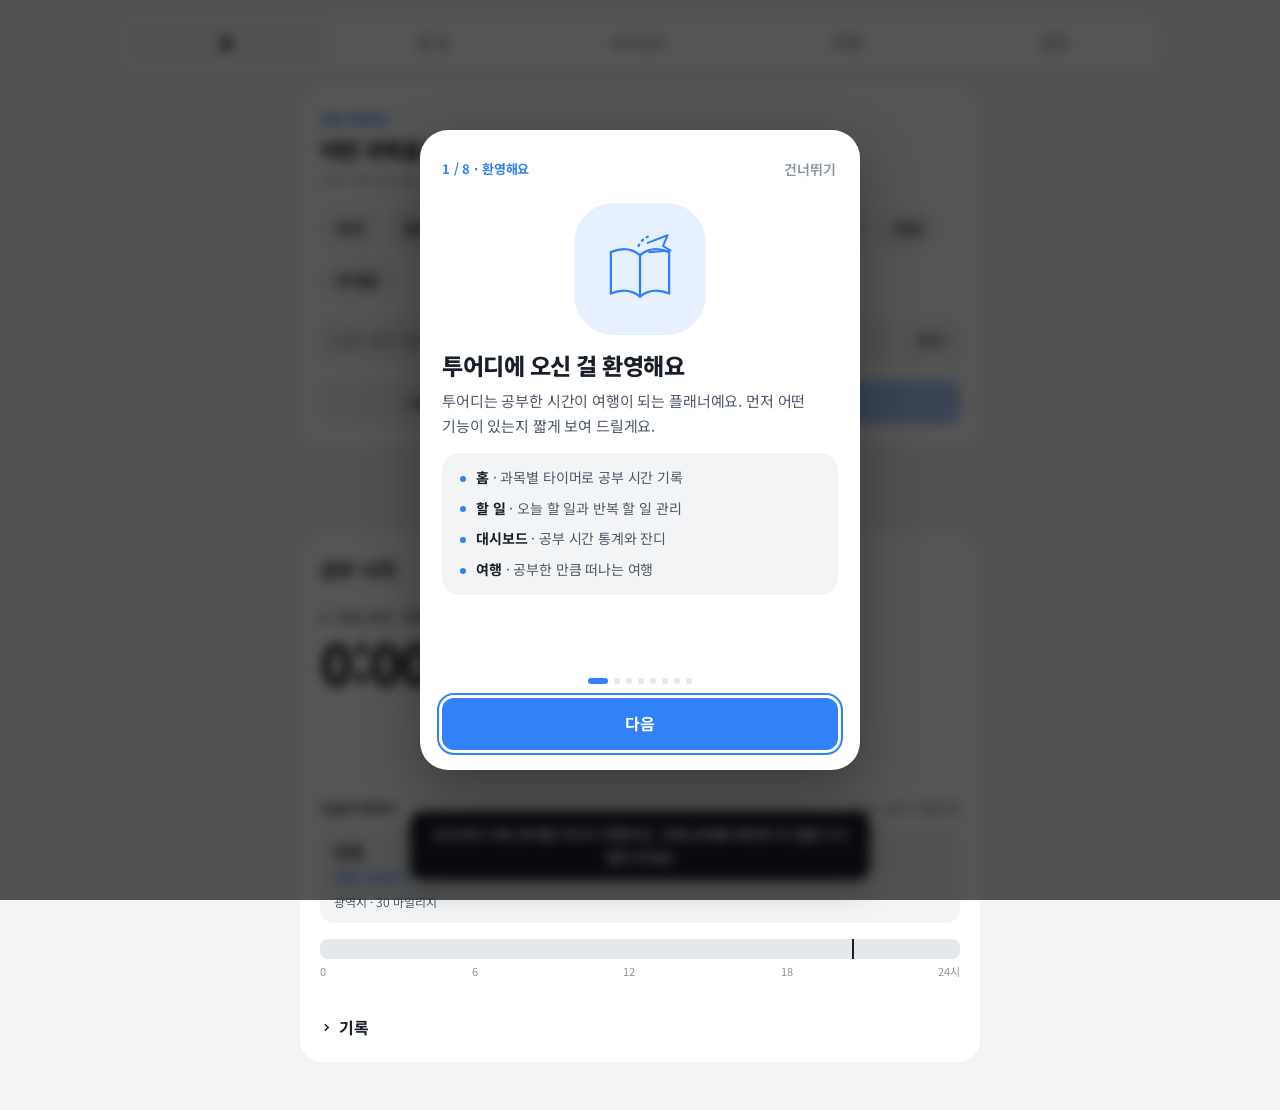
<file: index.html>
<!doctype html>
<html lang="ko">
<head>
<meta charset="utf-8">
<meta name="viewport" content="width=device-width, initial-scale=1, maximum-scale=1, user-scalable=no, viewport-fit=cover">
<title>투어디 TOURDY</title>
<meta name="description" content="공부한 시간만큼 떠나는 여행 — 과목별 타이머, 할 일, 대시보드">
<meta name="theme-color" content="#f2f4f6" media="(prefers-color-scheme: light)">
<meta name="theme-color" content="#101014" media="(prefers-color-scheme: dark)">
<meta name="mobile-web-app-capable" content="yes">
<meta name="apple-mobile-web-app-capable" content="yes">
<meta name="apple-mobile-web-app-status-bar-style" content="default">
<meta name="apple-mobile-web-app-title" content="투어디">
<link rel="manifest" href="manifest.webmanifest">
<link rel="apple-touch-icon" href="apple-touch-icon.png">
<link rel="icon" type="image/png" href="favicon-64.png">
<link rel="stylesheet" href="css/app.css">
<link rel="preconnect" href="https://fonts.googleapis.com">
<link rel="preconnect" href="https://fonts.gstatic.com" crossorigin>
<link rel="stylesheet" href="https://fonts.googleapis.com/css2?family=IBM+Plex+Mono:wght@500;600&family=Noto+Sans+KR:wght@400;500;600;700;800&family=Noto+Color+Emoji&family=Noto+Serif+KR:wght@600;900&family=IBM+Plex+Mono:wght@500;600&display=swap">


</head>
<body>
<div class="wrap">

  <nav class="tabs" role="tablist">
    <button role="tab" data-tab="home" aria-selected="true">홈</button>
    <button role="tab" data-tab="todo" aria-selected="false">할 일</button>
    <button role="tab" data-tab="stats" aria-selected="false">대시보드</button>
    <button role="tab" data-tab="travel" aria-selected="false" id="tabTravel" hidden>여행</button>
    <button role="tab" data-tab="set" aria-selected="false">설정</button>
  </nav>

  <!-- 홈 -->
  <div id="vHome" class="col narrow">
    <section class="panel welcome" id="welcome" hidden>
      <div><small class="wl-k">처음 오셨네요</small><h2 class="wl-h">어떤 과목을 공부하나요?</h2><p class="note">고른 과목으로 바로 시작할 수 있어요. 색과 아이콘은 나중에 프리셋 목록에서 바꿀 수 있어요.</p></div>
      <div class="wl-chips" id="wlChips"></div>
      <div class="row"><input class="field grow" id="wlCustom" type="text" placeholder="다른 과목 직접 입력" autocomplete="off" enterkeyhint="done"><button class="secondary" id="wlAdd">추가</button></div>
      <div class="wl-a"><button class="secondary" id="wlSkip">나중에</button><button class="primary" id="wlGo">시작하기</button></div>
    </section>
    <div class="seg" id="homeSeg"><button data-h="run" aria-pressed="true">공부 시작</button><button data-h="preset" aria-pressed="false">프리셋 목록</button></div>
    <div id="hRun" class="col">
      <aside class="preset-hint" id="presetHint" hidden>
        <div><b>먼저 공부할 과목을 추가해 주세요</b><p>타이머는 프리셋 목록에 있는 과목으로만 기록돼요. 위에서 과목을 고르거나 프리셋 목록에서 직접 추가해 주세요.</p></div>
        <button class="primary" id="presetHintGo">프리셋 목록 열기</button>
      </aside>
      <aside class="preset-hint mode-hint" id="modeHint" hidden>
        <div><b>공부 시작 방식을 바꿀 수 있어요</b><p id="modeHintText"></p></div>
        <div class="row"><button class="primary" id="modeHintGo">설정 바로 가기</button><button class="secondary" id="modeHintClose">알겠어요</button></div>
      </aside>
      <section class="panel" aria-label="공부 시작">
        <div class="panel-head"><h2>공부 시작</h2>
</div>
        <p class="err" id="pipErr" hidden></p>
        <video id="pipVideo" muted playsinline aria-hidden="true" style="position:fixed;left:-9999px;top:0;width:2px;height:2px"></video>
        <div id="mTimer" class="col">
        <div class="clock" id="clock">
          <div class="who" id="who"></div><div class="time" id="big">0:00:00</div>
          <div class="ctrl" id="ctrl" hidden>
            <button data-k="resume" class="resume" hidden>이어서 공부</button><button data-k="rest" aria-pressed="false">휴식</button><button data-k="waste" aria-pressed="false">딴짓</button><button data-k="stop">정지</button>
            <span class="hint" id="ctrlHint"></span>
          </div>
        </div>
        <ul class="subs" id="subs"></ul>
        </div>
        <div id="mPlan" class="plan" hidden>
          <div class="plan-head"><h3 id="planTitle">다음 공부</h3><button class="secondary" id="planToggle">예약</button></div>
          <div class="plan-top">
            <div class="plan-num"><div class="plabel" id="planLbl">남은 준비 시간</div><div class="time" id="planBig">00:00</div><div class="note" id="planSub"></div></div>
            <button class="go" id="planGo"><svg viewBox="0 0 14 14" fill="currentColor"><path d="M3 1.5v11l9.5-5.5z"/></svg><span>바로 시작</span></button>
          </div>
          <div class="pbar" id="planBar" hidden><i id="planFill"></i></div>
          <div class="wheels" id="wheels"><div class="wheel" id="wStart" tabindex="0" aria-label="시작 시각"></div><div class="wheel" id="wDur" tabindex="0" aria-label="공부 시간"></div></div>
          <div class="pomo" id="pomoBox">
            <button class="switch sm" id="pomoSw" role="switch" aria-checked="false"><span class="sw-t">뽀모도로 반복</span><span class="sw-k"><i></i></span></button>
            <div class="pomo-o" id="pomoOpts" hidden>
              <div class="pomo-r"><span>세트</span><div class="seg" id="pomoSets"></div></div>
              <div class="pomo-r"><span>휴식</span><div class="seg" id="pomoRest"></div></div>
              <p class="note" id="pomoSum"></p>
            </div>
          </div>
          <div class="pchips" id="planSubs"></div>
          <div class="pacts" id="planActs" hidden><button class="on" id="planResume" hidden>이어서 공부</button><button class="on" id="planSkip" hidden>휴식 건너뛰기</button><div class="pacts-off" id="planOff"><button data-k="rest" aria-pressed="false">휴식</button><button data-k="waste" aria-pressed="false">딴짓</button></div><button id="planExt">5분 연장</button><button id="planEnd">지금 끝내기</button></div>
        </div>
        <div class="goalrow" id="goalRow" hidden><div class="goaltxt"><span id="goalTxt"></span><b id="goalPct"></b></div><div class="pbar"><i id="goalFill"></i></div></div>
        <div class="tdest" id="todayDest" hidden></div>
        <div class="tl"><div class="tl-bar" id="tl"></div><div class="tl-axis" id="tlAxis"></div></div>
        <div class="eff" id="eff"></div>
        <details class="rec" id="recWrap">
          <summary><svg viewBox="0 0 16 16" fill="none" stroke="currentColor" stroke-width="2"><path d="m4 6 4 4 4-4"/></svg>기록 <em id="recN"></em></summary>
          <ul class="recs" id="recList"></ul>
          <form class="recform" id="recForm">
            <strong id="recFormTitle" style="font-family:var(--serif);font-size:15px">직접 기록 추가</strong>
            <div class="recrow">
              <select class="field" id="recSub" aria-label="과목"></select>
              <input class="field" type="date" id="recD" aria-label="날짜" required>
              <input class="field" type="time" id="recS" aria-label="시작" required>
              <span class="note">–</span>
              <input class="field" type="time" id="recE" aria-label="끝" required>
              <span class="recbtns"><button class="secondary" type="button" id="recCancel" hidden>취소</button><button class="primary" type="submit" id="recSave">추가</button></span>
            </div>
            <input class="field recmemo" id="recMemo" type="text" maxlength="80" placeholder="메모 (선택) · 예: 3강 연습문제" autocomplete="off">
            <p class="note">지난 날짜로 추가한 기록은 통계에는 들어가지만 여행 마일리지에는 반영되지 않아요.</p>
            <p class="err" id="recErr" hidden></p>
          </form>
        </details>
      </section>

    </div>
    <div id="hPreset" class="col" hidden>
      <section class="panel" aria-label="프리셋 목록">
        <div class="panel-head"><h2>프리셋 목록</h2><span class="note">과목마다 색과 아이콘을 정해요</span></div>
        <ul class="presets" id="presets"></ul>
        <button class="ghostadd" id="addPreset">+ 새 프리셋</button>
      </section>
    </div>
  </div>

  <!-- 할 일 -->
  <div id="vTodo" class="col narrow" hidden>
      <section class="panel" aria-label="할 일">
        <button class="dday-chip" id="dday" hidden></button>
        <div class="panel-head"><h2 id="taskTitle">오늘 할 일</h2><span class="note" id="taskCount"></span></div>
        <div class="daynav">
          <button class="dbtn" id="tdPrev" aria-label="이전 날"><svg viewBox="0 0 16 16" fill="none" stroke="currentColor" stroke-width="1.8"><path d="M10 3 5 8l5 5"/></svg></button>
          <button class="dbtn dlabel" id="tdLabelBtn" aria-expanded="false" aria-haspopup="dialog"><span id="tdLabel"></span></button>
          <button class="dbtn" id="tdNext" aria-label="다음 날"><svg viewBox="0 0 16 16" fill="none" stroke="currentColor" stroke-width="1.8"><path d="m6 3 5 5-5 5"/></svg></button>
          <button class="dbtn dtoday" id="tdToday">오늘</button>
          <div class="cal" id="cal" role="dialog" aria-label="날짜 고르기" hidden></div>
        </div>
        <div class="carry" id="carry" hidden><span id="carryTxt"></span><button class="primary" id="carryGo">가져오기</button><button class="textbtn" id="carryNo">닫기</button></div>
        <form class="addtask" id="addTask"><span class="plus">+</span><input id="taskInput" type="text" placeholder="작업 추가" autocomplete="off" enterkeyhint="done"><select id="taskSub" aria-label="과목"></select><select id="taskEst" aria-label="예상 시간" hidden><option value="0">예상</option><option value="30">30분</option><option value="60">1시간</option><option value="90">1시간 30분</option><option value="120">2시간</option><option value="180">3시간</option></select></form>
        <button type="button" class="textbtn multi-open" id="multiOpen" aria-expanded="false" aria-controls="multiBox">+ 한번에 여러개 생성</button>
        <div class="multi" id="multiBox" hidden></div>
        <ul class="tasks" id="todo"></ul>
        <button class="donehead" id="doneToggle" aria-expanded="true" hidden><svg viewBox="0 0 16 16" fill="none" stroke="currentColor" stroke-width="2"><path d="m4 6 4 4 4-4"/></svg>완료됨 <em id="doneN"></em></button>
        <ul class="tasks" id="done"></ul>
      </section>
      <section class="panel" id="repPanel" aria-label="반복 할 일">
        <div class="panel-head"><h2>반복 할 일 <span class="mcount" id="repN0"></span></h2><span class="note">정한 요일마다 할 일 목록에 자동으로 들어가요</span></div>
        <ul class="reps" id="reps"></ul>
        <details class="rep-add" id="repAdd">
          <summary><svg viewBox="0 0 16 16" fill="none" stroke="currentColor" stroke-width="2"><path d="m4 6 4 4 4-4"/></svg>새 반복 할 일 만들기</summary>
          <form class="addsub" id="repForm">
            <div class="row"><input class="field grow" id="repText" type="text" placeholder="예: 영단어 Day {n}" autocomplete="off" required>
              <select class="field" id="repSub" aria-label="과목"></select></div>
            <div class="row"><div class="daychips" id="repDays"></div></div>
            <div class="row"><label class="goalin">{n} 시작 번호 <input class="field" id="repN" type="number" value="1" min="0"></label><button class="primary" type="submit">추가</button></div>
            <p class="note">문구에 {n}을 넣으면 해당 요일이 올 때마다 1씩 올라가요. 시작 번호는 오늘 기준이에요.</p>
          </form>
        </details>
      </section>
      <section class="panel" id="pvaPanel" hidden><div class="panel-head"><h2>계획 vs 실제</h2><span class="note" id="pvaTot"></span></div>
        <ul class="pva" id="pvaList"></ul><p class="note">예상 시간을 적은 할 일과 이날 실제 공부 시간을 과목별로 비교해요. 회색은 계획, 색 막대는 실제예요.</p></section>
      <section class="panel" aria-label="달성하지 못한 일">
        <div class="panel-head"><h2>달성하지 못한 일 <span class="mcount" id="missN"></span></h2><button class="textbtn" id="missAll" hidden>모두 오늘로</button></div>
        <div id="missed"></div>
      </section>
      <section class="panel" id="booksPanel" hidden><div class="panel-head"><h2>교재 진도</h2></div>
        <p class="bpace" id="bookPace"></p><ul class="books" id="bookList"></ul>
        <form class="addsub" id="bookForm"><div class="row"><input class="field grow" id="bookName" type="text" placeholder="교재 이름 · 예: 통계학 심화1" autocomplete="off" required>
          <select class="field" id="bookSub" aria-label="과목"></select></div>
          <div class="row"><label class="goalin">강 수 <input class="field" id="bookUnits" type="number" min="1" max="200" placeholder="30" required></label>
          <label class="goalin">목표 회독 <input class="field" id="bookTarget" type="number" min="1" max="5" value="3"></label><button class="primary" type="submit">추가</button></div></form>
      </section>
  </div>

  <!-- 통계 -->
  <div id="vStats" class="col" hidden>
    <div class="panel-head">
      <div class="seg" id="rangeSeg"><button data-r="1" aria-pressed="true">오늘</button><button data-r="7" aria-pressed="false">일주일</button><button data-r="30" aria-pressed="false">한 달</button><button data-r="365" aria-pressed="false">1년</button></div>
      <span class="note" id="rangeLbl"></span>
    </div>
    <div class="banner" id="exBanner" hidden><span>예시 기록이 섞여 있어요. 실제 기록만 보려면 지워 주세요.</span><button class="secondary" data-clear-ex>예시 지우기</button></div>
    <div class="tiles" id="tiles"></div>
    <section class="panel" id="bestPanel" hidden><div class="panel-head"><h2>최고 기록</h2></div><ul class="best" id="best"></ul></section>
    <section class="panel"><div class="panel-head"><h2 id="barsTitle">날짜별 공부 시간</h2></div><div class="chart" id="bars"></div></section>
    <section class="panel" id="effPanel" hidden><div class="panel-head"><h2>집중 효율</h2><span class="note" id="effAvg"></span></div>
      <div class="chart"><div class="yax"><span>100%</span><span>50%</span><span>0%</span></div><div class="effplot" id="effPlot"></div><div class="effx" id="effX"></div></div>
    </section>
    <section class="panel" id="heatPanel" hidden><div class="panel-head"><h2>공부 잔디</h2><span class="note" id="streakTxt"></span></div>
      <div class="heat-wrap"><div class="heat" id="heat"></div></div>
      <div class="hleg" id="hleg"></div>
    </section>
    <section class="panel"><div class="panel-head"><h2>과목 비율</h2></div><div class="share" id="share"></div></section>
    <section class="panel" id="memoPanel" hidden><div class="panel-head"><h2>공부 메모</h2><span class="note" id="memoN"></span></div><ul class="mlist" id="memoList"></ul></section>
    <section class="panel pro-stats" id="proStats" aria-label="상세 분석"></section>
    <button class="secondary wkbtn" id="openReport">지난주 리포트 보기</button>
  </div>

  <!-- 설정 -->
  <div id="vTravel" class="col narrow" hidden>
    <div class="seg worldseg" id="tvWorld"><button data-w="korea" aria-pressed="true">국내</button><button data-w="earth" aria-pressed="false">세계</button><button data-w="space" aria-pressed="false" id="tvSpaceTab">???</button><button data-w="week" aria-pressed="false">주간</button><button data-w="ach" aria-pressed="false">업적</button></div>
    <section class="dline" id="tvDline" hidden></section>
    <div class="sp-wrap space-only"><section class="space" id="tvSpace" aria-label="잠긴 콘텐츠"></section><div class="sp-veil" id="spVeil" hidden></div></div>
    <section class="panel korea-only" id="krNow"></section>
    <section class="map-card korea-only" id="krMap"></section>
    <section class="bp-wrap korea-only" id="krTrip" hidden></section>
    <section class="kr-board korea-only" aria-label="국내 출발 안내"><div class="kr-bh"><svg viewBox="0 0 24 24" fill="currentColor"><path d="M12 2c-4 0-7 .5-7 4v9.5A2.5 2.5 0 0 0 7.5 18L6 19.5v.5h2.2l2-2h3.6l2 2H18v-.5L16.5 18a2.5 2.5 0 0 0 2.5-2.5V6c0-3.5-3-4-7-4zM7.5 16a1.5 1.5 0 1 1 0-3 1.5 1.5 0 0 1 0 3zm3.5-6H7V6h4v4zm5.5 6a1.5 1.5 0 1 1 0-3 1.5 1.5 0 0 1 0 3zm.5-6h-4V6h4v4z"/></svg><span id="krBoardT">출발 안내</span><small id="krBoardS">가까운 순</small></div>
      <input class="fids-q" id="krSearch" type="search" placeholder="시·군이나 도 이름으로 찾기" autocomplete="off">
      <div class="kr-groups" id="krGroups"></div><ul class="kr-list" id="krList"></ul></section>
    <section class="panel korea-only" id="krRoutes"></section>
    <section class="panel korea-only"><div class="panel-head"><h2>지역 도장</h2><span class="note" id="krStyleLbl"></span></div><div class="ks-head" id="krStampHead"></div><div class="ks-regs" id="krStamps"></div></section>
    <section class="wlock" id="worldLock"></section>
    <section class="panel earth-only" id="tvNow"></section>
    <section class="map-card earth-only" id="tvMap"></section>
    <section class="bp-wrap earth-only" id="tvFlight" hidden></section>
    <section class="fids earth-only" id="tvPicker" aria-label="출발 안내판">
      <div class="fids-h"><span class="fids-t"><svg viewBox="0 0 24 24" fill="currentColor"><path d="M21 15.5v-2l-8-5V3.5a1.5 1.5 0 0 0-3 0V8.5l-8 5v2l8-2.5V18l-2 1.5V21l3.5-1 3.5 1v-1.5L13 18v-5z" transform="rotate(45 12 12)"/></svg>DEPARTURES</span><span class="fids-s" id="fidsFrom"></span></div>
      <input class="fids-q" id="tvSearch" type="search" placeholder="도시, 나라, 공항 코드로 찾기" autocomplete="off">
      <div class="tv-conts" id="tvConts"></div>
      <div class="fids-cols"><span>목적지</span><span>공항</span><span>마일</span><span>상태</span></div>
      <ul class="fids-list" id="tvList"></ul>
    </section>
    <section class="panel earth-only" id="tvRoutes"></section>
    <section class="panel earth-only">
      <div class="panel-head"><h2>여권</h2><span class="note" id="tvStyleLbl">입국 도장</span></div>
      <div class="stamps" id="tvStamps"></div>
    </section>
    <section class="panel week-only" id="tvWeek" aria-label="주간 챌린지"></section>
    <section class="panel ach-only" id="achPassCard"></section>
    <section class="panel ach-only" id="achPass"></section>
    <section class="panel ach-only" id="achSouv"></section>
    <section class="panel ach-only" id="achGacha"></section>
    <section class="panel ach-only" id="achCards"></section>
    <section class="panel ach-only" id="achYear"></section>
    <section class="panel ach-only" id="achList"></section>
    <section class="panel ach-only" id="achWeekly" hidden></section>
    <section class="splock earth-only" id="spLock" hidden><svg viewBox="0 0 24 24" fill="currentColor"><path d="M12 2c3 2.2 4.5 5.6 4.5 9.4V15l2 2.2V20l-3.2-1.6H8.7L5.5 20v-2.8l2-2.2v-3.6C7.5 7.6 9 4.2 12 2zm0 6.2a1.8 1.8 0 1 0 0 3.6 1.8 1.8 0 0 0 0-3.6zM10.4 19.5h3.2L12 22.5z"/></svg>
      <div><b>우주 탐사 · 잠김</b><span>모든 나라에 입국하면 우주로 떠날 수 있어요 · <span id="spLockN"></span></span></div></section>
  </div>
  <div id="vSet" class="col narrow" hidden>
    <section class="panel" id="setList">
      <div class="panel-head"><h2>설정</h2></div>
      <ul class="setlist" id="setItems"></ul>
      <button class="secondary tour-replay" id="tourReplay">튜토리얼 다시 보기</button>
    </section>
    <button class="backbtn" id="setBack" hidden><svg viewBox="0 0 16 16" fill="none" stroke="currentColor" stroke-width="1.8"><path d="M10 3 5 8l5 5"/></svg>설정</button>
    <section class="panel" data-page="account" hidden>
      <div class="panel-head"><h2>계정</h2><span class="note">로그인하면 기기끼리 기록이 이어져요</span></div>
      <div id="accountBody"></div>
    </section>
    <section class="panel" data-page="invite" hidden>
      <div class="panel-head"><h2>친구 초대</h2><span class="note">초대하면 둘 다 마일리지</span></div>
      <div id="inviteBody"></div>
    </section>
    <section class="panel" data-page="goal" hidden>
      <div class="panel-head"><h2>목표 시간</h2><span class="note">하루에 채우고 싶은 순공 시간</span></div>
      <div class="wheels one"><div class="wheel" id="wGoal" tabindex="0" aria-label="하루 목표 순공"></div></div>
      <p class="note" id="goalNote"></p>
      <div class="panel-head" style="margin-top:14px"><h2>공부 잔디 기준</h2><span class="note">하루 순공이 이만큼 넘으면 색이 바뀌어요</span></div>
      <ul class="hsteps" id="hsteps"></ul>
    </section>
    <section class="panel" data-page="notify" hidden>
      <div class="panel-head"><h2>알림</h2></div>
      <div class="swlist">
        <button class="switch" data-sw="notify.sound" role="switch"><span class="sw-t">알림음<small>공부 시작·끝, 세트 전환 때 소리</small></span><span class="sw-k"><i></i></span></button>
        <button class="switch" data-sw="notify.memo" role="switch"><span class="sw-t">공부 메모 묻기<small>1분 넘게 공부하면 끝날 때 한 줄 메모</small></span><span class="sw-k"><i></i></span></button>
        <button class="switch" data-sw="notify.push" role="switch"><span class="sw-t">브라우저 알림<small id="pushNote">다른 창을 보고 있을 때도 알려 줘요</small></span><span class="sw-k"><i></i></span></button>
      </div>
      <div class="push-warn" id="pushWarn" role="alert" hidden><b>알림이 꺼져 있어요</b><span id="pushWarnTxt"></span><button class="secondary" id="pushWarnGo" hidden>설정 열기</button></div>
      <button class="secondary" id="testSound">알림음 들어 보기</button>
      <p class="note">아이폰·아이패드는 무음 모드면 소리가 나지 않아요. 앱 화면이 꺼져 있으면 기기에 따라 알림이 늦게 오거나 오지 않을 수 있어요.</p>
    </section>
    <section class="panel" data-page="mile" hidden>
      <div class="panel-head"><h2>마일리지</h2></div>
      <div id="mileBody"></div>
    </section>
    <section class="panel" data-page="sound" hidden>
      <div class="panel-head"><h2>소리</h2><span class="note">여행 효과음</span></div>
      <div class="swlist">
        <button class="switch" data-snd="arrive" role="switch"><span class="sw-t">도착 효과음<small>기차·버스·비행기·배마다 다른 소리</small></span><span class="sw-k"><i></i></span></button>
        <button class="switch" data-snd="rip" role="switch"><span class="sw-t">표 찢는 소리<small>도착할 때 표를 뜯는 소리</small></span><span class="sw-k"><i></i></span></button>
        <button class="switch" data-snd="anno" role="switch"><span class="sw-t">도착 안내 방송<small>"이번 역은 부산, 부산역입니다" 같은 안내 문구</small></span><span class="sw-k"><i></i></span></button>
        <button class="switch" data-snd="voice" role="switch"><span class="sw-t">안내 방송 음성<small>기기 음성으로 소리 내어 읽어 줘요</small></span><span class="sw-k"><i></i></span></button>
        <button class="switch" data-snd="vibe" role="switch"><span class="sw-t">진동<small>도장을 누를 때 짧게 (지원하는 폰만)</small></span><span class="sw-k"><i></i></span></button>
      </div>
      <div class="plabel">들어 보기</div>
      <div class="sndtest"><button class="secondary" data-sndt="train">기차</button><button class="secondary" data-sndt="bus">버스</button><button class="secondary" data-sndt="plane">비행기</button><button class="secondary" data-sndt="ship">배</button><button class="secondary" data-sndt="rip">표 찢기</button></div>
    </section>
    <section class="panel" data-page="extra" hidden>
      <div class="panel-head"><h2>추가 기능</h2><span class="note">필요한 것만 켜서 쓰세요</span></div>
      <div class="swlist">
        <button class="switch" data-sw="extra.books" role="switch"><span class="sw-t">교재 진도<small>할 일 탭에 교재별 강·회독 체크와 D-day 페이스</small></span><span class="sw-k"><i></i></span></button>
        <button class="switch" data-sw="extra.pva" role="switch"><span class="sw-t">계획 vs 실제<small>할 일에 예상 시간을 적고 실제 공부 시간과 비교</small></span><span class="sw-k"><i></i></span></button>
        <button class="switch" data-sw="extra.postcard" role="switch"><span class="sw-t">엽서<small>여행지에 도착하면 엽서에 한마디를 남기고, 업적에서 엽서 앨범으로 모아 봐요</small></span><span class="sw-k"><i></i></span></button>
      </div>
    </section>
    <section class="panel" data-page="travel" hidden>
      <div class="panel-head"><h2>여행</h2></div>
      <button class="switch" id="tvSwitch" role="switch" aria-checked="false"><span class="sw-t">여행 탭 사용</span><span class="sw-k"><i></i></span></button>
      <div class="plabel">선택 기능</div>
      <div class="swlist">
        <button class="switch" data-topt="via" role="switch"><span class="sw-t">경유 노선<small>먼 곳은 중간 도시를 거쳐 가고, 경유지에서도 도장을 받아요</small></span><span class="sw-k"><i></i></span></button>
        <button class="switch" data-topt="goal" role="switch"><span class="sw-t">목표 도착일<small>도착 날짜를 정하면 하루에 필요한 공부량을 알려 줘요</small></span><span class="sw-k"><i></i></span></button>
        <button class="switch" data-topt="ddline" role="switch"><span class="sw-t">D-day 노선<small>D-day까지를 한 줄 노선도로 보여 줘요</small></span><span class="sw-k"><i></i></span></button>
        <button class="switch" data-topt="season" role="switch"><span class="sw-t">계절 연출<small>봄엔 꽃잎, 가을엔 낙엽, 겨울엔 눈이 날려요</small></span><span class="sw-k"><i></i></span></button>
        <button class="switch" data-topt="window" role="switch"><span class="sw-t">창밖 풍경<small>이동 중인 표 위로 바깥 풍경이 지나가요</small></span><span class="sw-k"><i></i></span></button>
        <button class="switch" data-topt="neon" role="switch"><span class="sw-t">밤에는 형광 표<small>다크 모드에서 표가 형광 잉크처럼 빛나요</small></span><span class="sw-k"><i></i></span></button>
      </div>
      <div class="plabel">지도 테마 <small class="plus-tag">고지도·야경·위성은 플러스</small></div>
      <div class="seg mtseg" id="mapTheme"><button data-mt="base">기본</button><button data-mt="old">고지도</button><button data-mt="night">야경</button><button data-mt="sat">위성</button></div>
      <div class="plabel">티켓 스킨 <small class="plus-tag">플러스</small></div>
      <div class="skin-grid" id="tkSkin" role="group" aria-label="티켓 스킨"></div>
      <div class="skin-prev" id="skinPreview" aria-live="polite"></div>
      <div class="plabel">여권 스타일 <small>국내·세계 공통</small></div>
      <div class="seg tvstyle" id="tvStyle"><button data-sty="stamp">입국 도장</button><button data-sty="card">수집 카드</button><button data-sty="pass">탑승권</button></div>
      <ul class="tv-rules">
        <li>공부 1시간이 <b>10 마일리지</b>, 마일리지 1이 <b>비행 1분</b>이에요.</li>
        <li>하루에 최대 <b>8시간(80 마일리지)</b>까지 쌓여요.</li>
        <li>지금까지 공부한 기록도 모두 마일리지에 들어가요.</li>
        <li>목적지에 도착하면 그 나라에서 다음 여행을 시작해요.</li>
      </ul>
      <p class="note">꺼도 여행 기록과 스탬프는 그대로 남아요.</p>
    </section>
    <section class="panel" data-page="pip" hidden>
      <div class="panel-head"><h2>PIP 모드</h2></div>
      <p class="note">공부 타이머를 작은 창으로 띄워서 다른 앱이나 창을 보면서도 시간을 확인할 수 있어요. 한 번 더 누르면 닫혀요.</p>
      <button class="pipbtn secondary" id="pipBtn" aria-label="작은 창(PIP)으로 띄우기" title="작은 창(PIP)"><svg viewBox="0 0 20 20" fill="none" stroke="currentColor" stroke-width="1.6" stroke-linejoin="round"><rect x="2.5" y="4" width="15" height="12" rx="2"/><rect x="10" y="9.5" width="5.5" height="4.5" rx="1" fill="currentColor" stroke="none"/></svg>PIP</button>
      <p class="note">브라우저나 기기에 따라 PIP를 지원하지 않을 수 있어요.</p>
    </section>
    <section class="panel" data-page="theme" hidden>
      <div class="panel-head"><h2>테마</h2></div>
      <div class="plabel">화면 모드</div>
      <div class="seg" id="themeMode"><button data-mode="system" aria-pressed="true">시스템</button><button data-mode="light" aria-pressed="false">라이트</button><button data-mode="dark" aria-pressed="false">다크</button></div>
      <div class="plabel">공부 시작 방식</div>
      <div class="seg" id="modeSeg"><button data-m="timer" aria-pressed="true">타이머형</button><button data-m="plan" aria-pressed="false">예약형</button></div>
      <p class="note">타이머형은 과목을 눌러 바로 재고, 예약형은 시작 시각과 공부 시간을 5분 단위로 정해요.</p>
      <div class="plabel">포인트 색</div>
      <div class="accgrid" id="accentList"></div>
      <div class="theme-icon-preview"><img id="themeIconPreview" src="icons/blue/icon-192.png" width="60" height="60" alt="선택한 색의 앱 아이콘"><span class="note">선택한 포인트 색의 앱 아이콘</span></div>
      <p class="note">포인트 색은 공부 잔디, 목표 달성률, 중요 표시 같은 강조 부분에 쓰여요. 과목 색은 프리셋 목록에서 따로 정해요.</p>
    </section>
    <section class="panel" data-page="week" hidden>
      <div class="panel-head"><h2>한 주의 시작</h2><span class="note">분석의 '일주일'이 이 요일부터 시작해요</span></div>
      <div class="seg wkseg" id="weekSeg"></div>
    </section>
    <section class="panel" data-page="daystart" hidden>
      <div class="panel-head"><h2>하루의 시작</h2></div>
      <div class="wheels one"><div class="wheel" id="wDay" tabindex="0" aria-label="하루의 시작 시각"></div></div>
      <p class="note" id="dayNote"></p>
    </section>
    <section class="panel" data-page="dday" hidden>
      <div class="panel-head"><h2>D-day</h2></div>
      <form class="row" id="ddForm">
        <input class="field grow" id="ddName" type="text" placeholder="예: CPA, CFA, 수능" autocomplete="off">
        <input class="field" id="ddDate" type="date" required>
        <button class="primary" type="submit">저장</button>
        <button class="secondary" type="button" id="ddDel">지우기</button>
      </form>
    </section>
    <section class="panel sub-page" data-page="sub" hidden><div id="subBody"></div></section>
    <section class="panel legal-page" data-page="privacy" hidden><div class="panel-head"><h2>개인정보 처리방침</h2></div><div class="legal-body" id="privacyBody"></div><a class="textbtn legal-web" href="privacy.html" target="_blank" rel="noopener">웹 페이지로 열기</a></section>
    <section class="panel legal-page" data-page="terms" hidden><div class="panel-head"><h2>이용약관</h2></div><div class="legal-body" id="termsBody"></div><a class="textbtn legal-web" href="terms.html" target="_blank" rel="noopener">웹 페이지로 열기</a></section>
    <section class="panel" data-page="challenge" hidden>
      <div class="panel-head"><h2>주간 챌린지</h2></div>
      <p class="note">매주 한 나라를 목적지로 정하고, 같은 등급인 사람끼리 일주일 동안 공부 시간으로 겨뤄요. 여행 탭의 '주간'에서 참가할 수 있어요.</p>
      <div class="row"><button class="secondary" id="wkTourReplay">튜토리얼 다시 보기</button><button class="secondary" id="wkGo">주간 챌린지 열기</button></div>
    </section>
    <section class="panel" data-page="reset" hidden>
      <div class="panel-head"><h2>기록 초기화</h2></div>
      <div class="danger-zone"><b>처음부터 다시 시작</b><p class="note">공부 기록, 할 일, 과목, 여행 기록을 모두 지우고 처음 상태로 돌아가요. 되돌릴 수 없어요.</p>
        <button class="del" id="wipeAll">모든 기록 지우기</button></div>
    </section>
    <section class="panel" id="exPanel" data-page="ex" hidden>
      <div class="panel-head"><h2>예시 데이터</h2></div>
      <div class="row"><span class="note grow">처음 열었을 때 넣어 둔 예시 기록·할 일·반복 할 일을 지워요.</span><button class="secondary" data-clear-ex>예시 지우기</button></div>
    </section>
  </div>
  <aside class="storage-notice" id="storageNotice" role="alert" hidden>
    <p id="storageMessage"></p><div class="row"><button class="secondary" id="storageRetry">다시 저장</button><button class="secondary" id="storageDownload">현재 기록 내려받기</button><button class="secondary" id="storageOriginal">원본 기록 내려받기</button><button class="secondary" id="storageReload">새로고침</button><button class="secondary" id="storageDismiss">확인</button></div>
  </aside>
  <aside class="first-trip-notice panel" id="firstTripNotice" hidden aria-live="polite">
    <span class="plabel">누적 공부 30분 선물</span><h2>어디든 떠나는 무료 티켓 1장</h2><p>원하는 국내 도시로 최고급 티켓을 타고 즉시 도착해요. 마일리지는 그대로예요.</p><button class="primary" id="firstTripOpen">무료 티켓으로 떠나기</button><small>지금 쓰지 않아도 보관돼요.</small>
  </aside>
  <dialog id="syncDialog" class="tour sync-dialog" aria-labelledby="syncTitle">
    <h2 id="syncTitle">기록이 서로 달라요</h2>
    <p>기록을 자동으로 합치지 못했어요. 어느 쪽 기록을 남길지 골라 주세요.</p>
    <div class="sync-opt"><b>이 기기</b><span id="syncLocal"></span></div>
    <div class="sync-opt"><b>다른 기기 (서버)</b><span id="syncCloud"></span><small id="syncCloudMeta"></small></div>
    <div class="sync-acts"><button type="button" class="primary" id="syncUseCloud">다른 기기 기록 가져오기</button><button type="button" class="secondary" id="syncUseLocal">이 기기 기록으로 맞추기</button><button type="button" class="secondary" id="syncLater">나중에</button></div>
  </dialog>
  <dialog id="forgotDialog" class="tour forgot-dialog" aria-labelledby="forgotTitle">
    <h2 id="forgotTitle">아직 공부 중인가요?</h2>
    <p id="forgotText"></p>
    <div class="forgot-edit" id="forgotEdit" hidden>
      <label for="forgotEnd">실제로 끝난 시각</label>
      <input class="field" type="datetime-local" id="forgotEnd" step="60">
      <p class="err" id="forgotErr" role="alert" hidden></p>
      <button type="button" class="primary" id="forgotSave">이 시각까지만 기록</button>
    </div>
    <div class="forgot-acts"><button type="button" class="primary" id="forgotKeep">계속 공부 중이에요</button><button type="button" class="secondary" id="forgotStop">지금 끝내기</button><button type="button" class="secondary" id="forgotFix">끝난 시각 고치기</button></div>
  </dialog>
  <dialog id="wkResult" class="tour wk-result" aria-labelledby="wkResultTitle">
    <h2 id="wkResultTitle">지난주 챌린지 결과</h2>
    <div id="wkResultBody"></div>
    <button type="button" class="primary" id="wkResultOk">확인</button>
  </dialog>
  <dialog id="tourDialog" class="tour" aria-labelledby="tourTitle">
    <div class="tour-top"><span class="tour-k" id="tourKicker"></span><button type="button" class="tour-skip" id="tourSkip">건너뛰기</button></div>
    <div id="tourCard" class="tour-card">
    <div class="tour-art" id="tourArt" aria-hidden="true"></div>
    <h2 id="tourTitle"></h2><p id="tourText"></p><ul class="tour-list" id="tourList"></ul><p class="tour-note" id="tourNote" hidden></p>
    </div>
    <div class="tour-dots" id="tourDots" aria-hidden="true"></div>
    <div class="tour-nav"><button type="button" class="secondary" id="tourBack">이전</button><button type="button" class="primary" id="tourNext" autofocus>다음</button></div>
  </dialog>
  <dialog id="firstTripDialog" class="first-trip-dialog" aria-labelledby="firstTripTitle">
    <h2 id="firstTripTitle">첫 여행은 어디로 떠날까요?</h2><p>목적지 한 곳을 고르면 최고 등급으로 즉시 도착해요.</p>
    <form id="firstTripForm">
    <label>출발지<select class="field" id="firstTripOrigin"></select></label><p class="note" id="firstTripOriginNote"></p>
    <label>목적지 검색<input class="field" id="firstTripSearch" type="search" placeholder="도시 또는 나라 이름"></label>
    <label>목적지<select class="field" id="firstTripDestination" size="7" required></select></label>
    <p id="firstTripPreview" role="status"></p><p id="firstTripError" role="alert" hidden></p>
    <div class="row"><button type="button" class="secondary" id="firstTripLater">나중에 쓰기</button><button type="submit" class="primary" id="firstTripGo">무료로 즉시 도착</button></div></form>
  </dialog>
  <div class="toast" id="toast" role="status" aria-live="polite" hidden></div>
  <div class="arr ck" id="bonusPop" hidden role="dialog" aria-modal="true" aria-label="보너스 마일리지"><div class="ck-box" id="bonusBox"></div></div>
  <div class="arr ck" id="ckin" hidden role="dialog" aria-modal="true" aria-label="탑승 수속"><div class="ck-box" id="ckBox"></div></div>
  <div class="arr" id="arrive" hidden role="dialog" aria-modal="true" aria-label="도착"><div class="arr-c"><div class="arr-tk" id="arrTk"></div><div class="arr-msg" id="arrMsg"></div><button class="primary" id="arrOk">확인</button></div></div>
  <div class="sheet" id="memoSheet" hidden><div class="sheet-c">
    <b id="memoTitle">무엇을 공부했나요?</b>
    <input class="field" id="memoText" type="text" maxlength="80" placeholder="예: 통계 심화1 3강, 연습문제 1~10" autocomplete="off" enterkeyhint="done">
    <div class="sheet-a"><button class="secondary" id="memoSkip">건너뛰기</button><button class="primary" id="memoSave">저장</button></div>
  </div></div>
  <div class="modal" id="report" hidden><div class="modal-c" role="dialog" aria-modal="true" aria-labelledby="reportH"><div id="reportBody"></div><button class="primary" id="reportClose">확인</button></div></div>
</div>

<script src="js/storage.js"></script>
<script src="js/rewards.js"></script>
<script src="js/core.js"></script>
<script src="js/sub-core.js"></script>
<script src="js/legal.js"></script>
<script src="js/timer.js"></script>
<script src="js/planner.js"></script>
<script src="js/stats.js"></script>
<script src="js/settings.js"></script>
<script src="js/travel-world.js"></script>
<script src="js/kr-routes.js"></script>
<script src="js/kr-tattoo.js"></script>
<script src="js/travel-korea.js"></script>
<script src="js/travel-space.js"></script>
<script src="js/travel-map.js"></script>
<script src="js/route-icons.js"></script>
<script src="js/travel-experience.js"></script>
<script src="js/arrival-play.js"></script>
<script src="js/ticket-fit.js"></script>
<script src="js/space-plus.js"></script>
<script src="js/extras.js"></script>
<script src="js/multi-add.js"></script>
<script src="js/subject-picker.js"></script>
<script src="js/first-trip.js"></script>
<script src="js/forgot-timer.js"></script>
<script src="js/today-dest.js"></script>
<script src="js/subscription.js"></script>
<script src="js/empty-states.js"></script>
<script src="js/app.js"></script>
<script src="js/tutorial.js"></script>
<script src="js/vendor/supabase.js"></script>
<script src="js/config.js"></script>
<script src="js/sync-merge.js"></script>
<script src="js/sync.js"></script>
<script src="js/demo-account.js"></script>
<script src="js/invite.js"></script>
<script src="js/challenge.js"></script>
<script src="js/performance.js"></script>
<script src="js/pwa.js"></script>


</body>
</html>
</file>
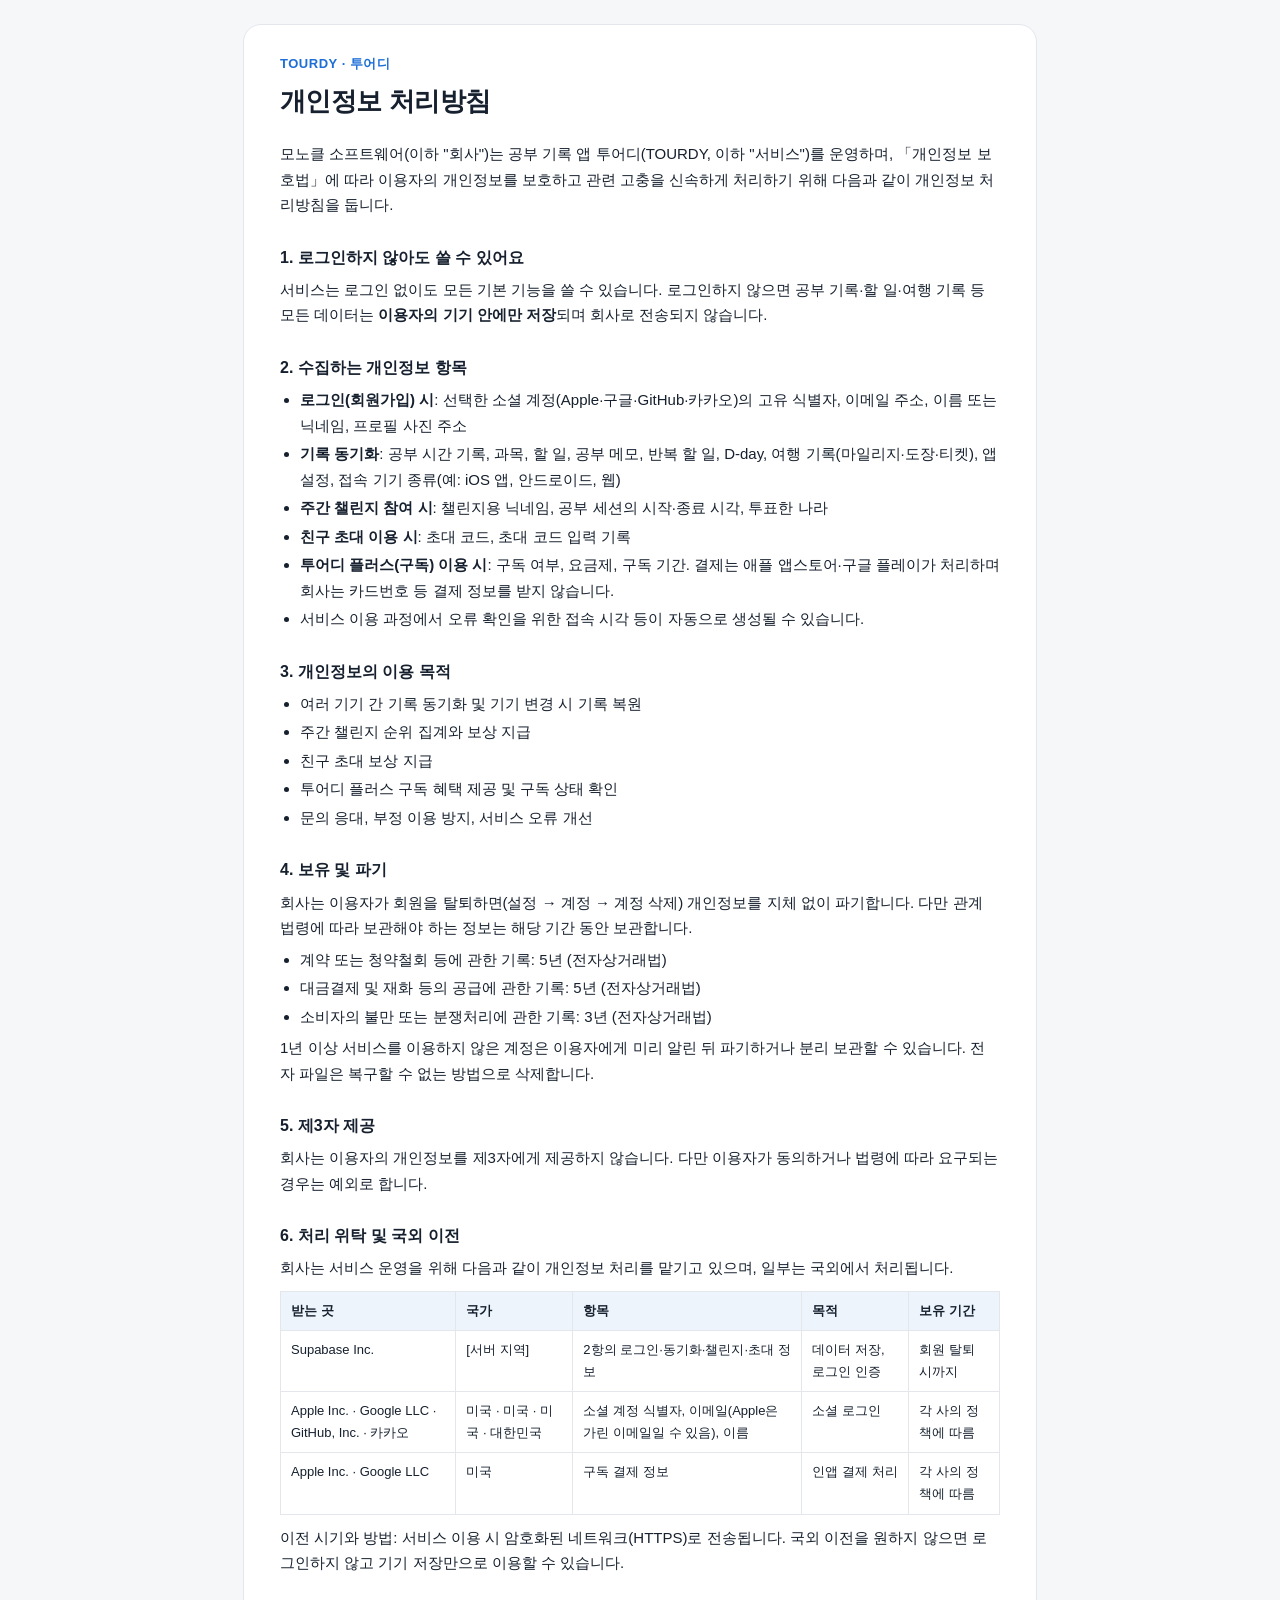
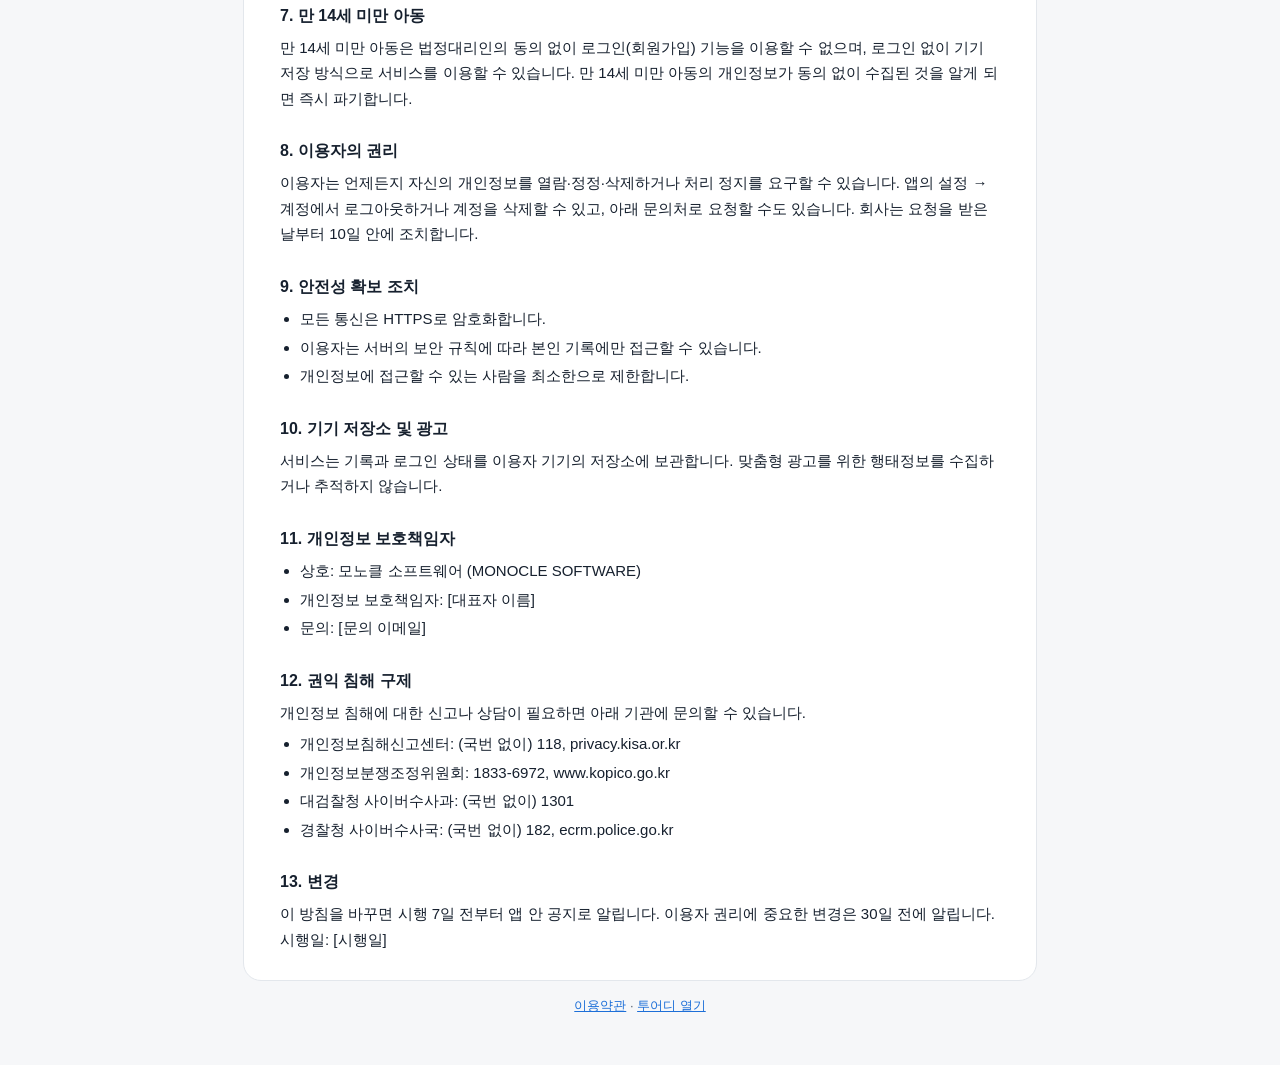
<file: privacy.html>
<!doctype html>
<html lang="ko">
<head>
<meta charset="utf-8">
<meta name="viewport" content="width=device-width, initial-scale=1, viewport-fit=cover">
<title>투어디 개인정보 처리방침</title>
<meta name="description" content="투어디(TOURDY) 개인정보 처리방침">
<link rel="icon" type="image/png" href="favicon-64.png">
<style>
:root{--bg:#f6f7f9;--surface:#fff;--ink:#16202e;--muted:#5b6675;--line:#e3e7ec;--accent:#1d6fd8;color-scheme:light}
@media (prefers-color-scheme:dark){:root{--bg:#101014;--surface:#1a1b20;--ink:#eef1f6;--muted:#9aa3b2;--line:#2b2d35;--accent:#5b9bff;color-scheme:dark}}
body{margin:0;background:var(--bg);color:var(--ink);font:15px/1.7 -apple-system,BlinkMacSystemFont,"Apple SD Gothic Neo","Noto Sans KR","Malgun Gothic",sans-serif;
  padding:max(24px,env(safe-area-inset-top)) max(16px,env(safe-area-inset-right)) 48px max(16px,env(safe-area-inset-left))}
main{max-width:720px;margin:0 auto;background:var(--surface);border:1px solid var(--line);border-radius:18px;padding:28px clamp(18px,4vw,36px)}
.brand{font-size:13px;font-weight:700;color:var(--accent);letter-spacing:.04em}
h1{font-size:26px;margin:4px 0 18px;letter-spacing:-.02em}
h3{font-size:16px;margin:26px 0 6px}
ul{padding-left:20px;margin:6px 0}li{margin:3px 0}
p,div{overflow-wrap:anywhere}
.lg-table{overflow-x:auto;margin:10px 0}table{border-collapse:collapse;min-width:560px;font-size:13px}th,td{border:1px solid var(--line);padding:8px 10px;text-align:left;vertical-align:top}th{background:color-mix(in srgb,var(--accent) 8%,transparent)}
nav{max-width:720px;margin:14px auto 0;font-size:13px;color:var(--muted);text-align:center}nav a{color:var(--accent)}
</style>
</head>
<body>
<main><div class="brand">TOURDY · 투어디</div><h1>개인정보 처리방침</h1><div id="doc"></div></main>
<nav><a href="terms.html">이용약관</a> · <a href="./">투어디 열기</a></nav>
<script src="js/legal.js"></script>
<script>document.getElementById('doc').innerHTML=legalHTML('privacy')</script>
</body>
</html>
</file>
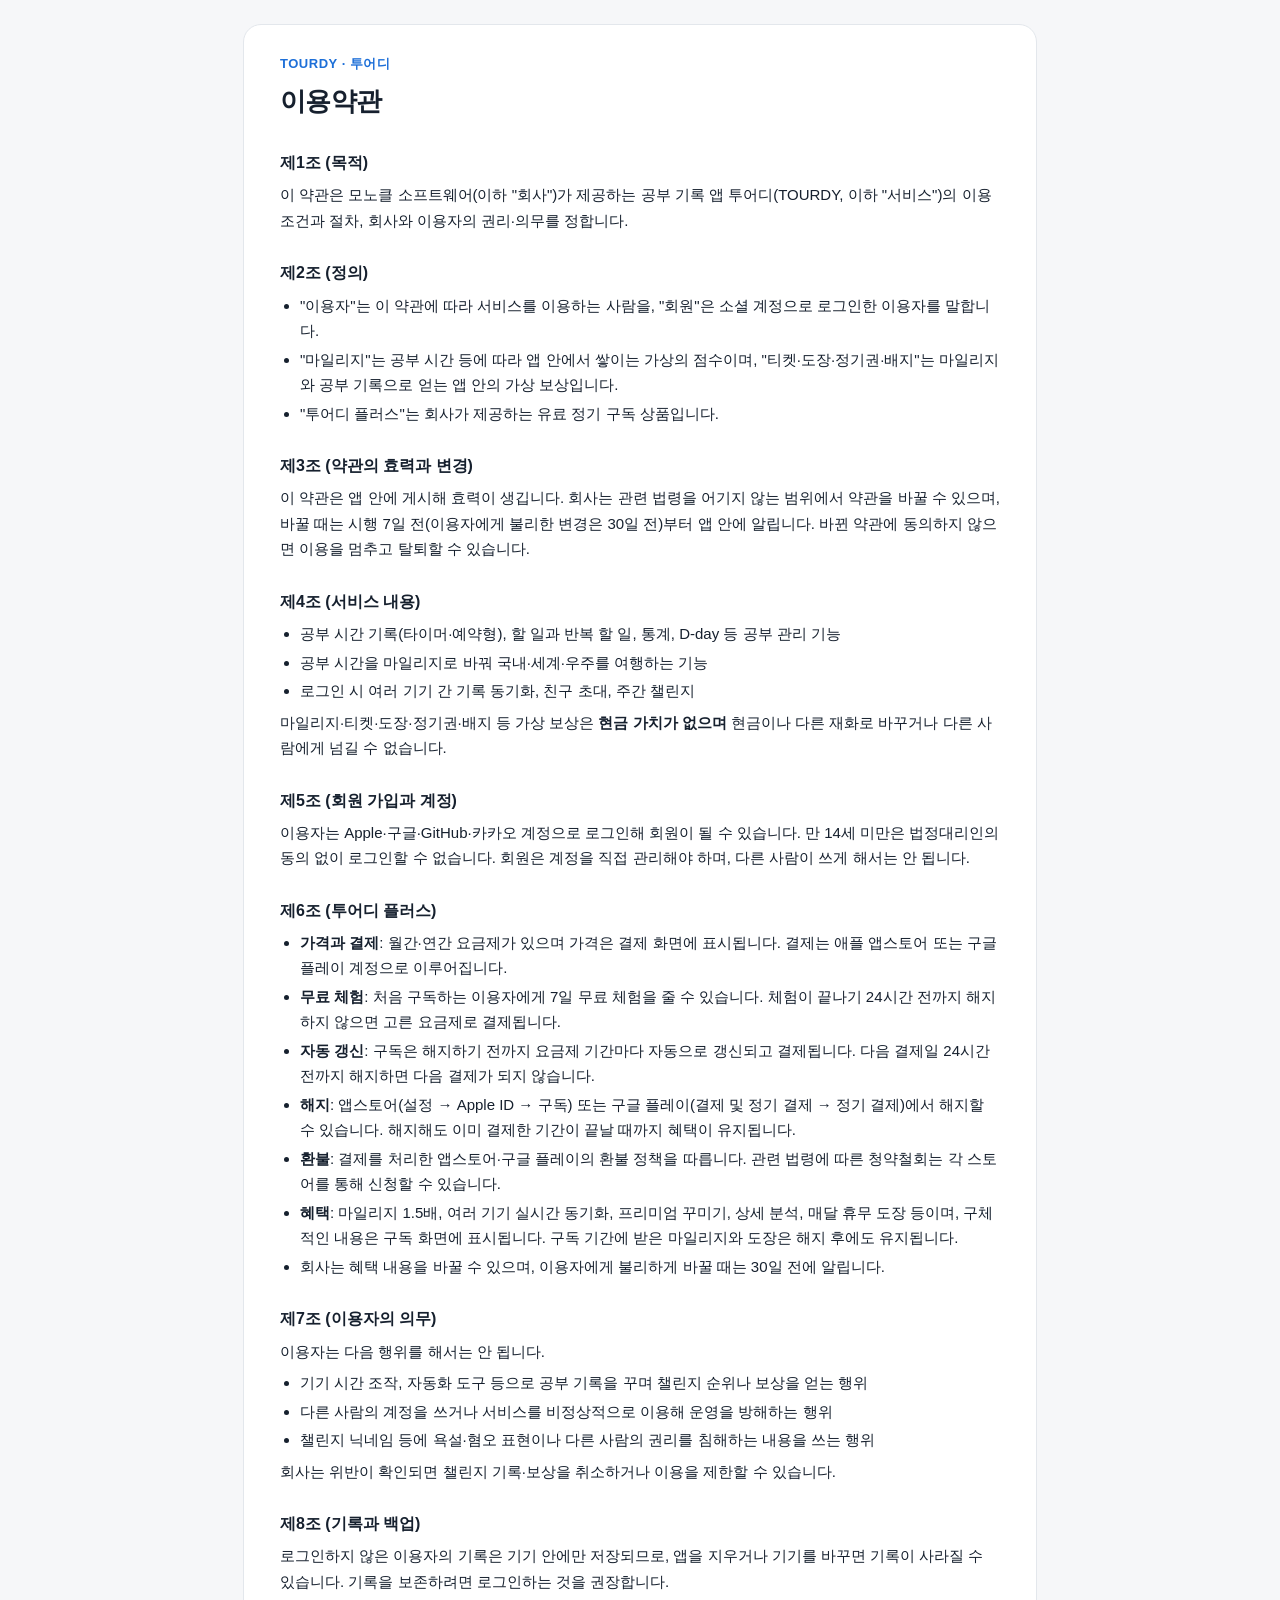
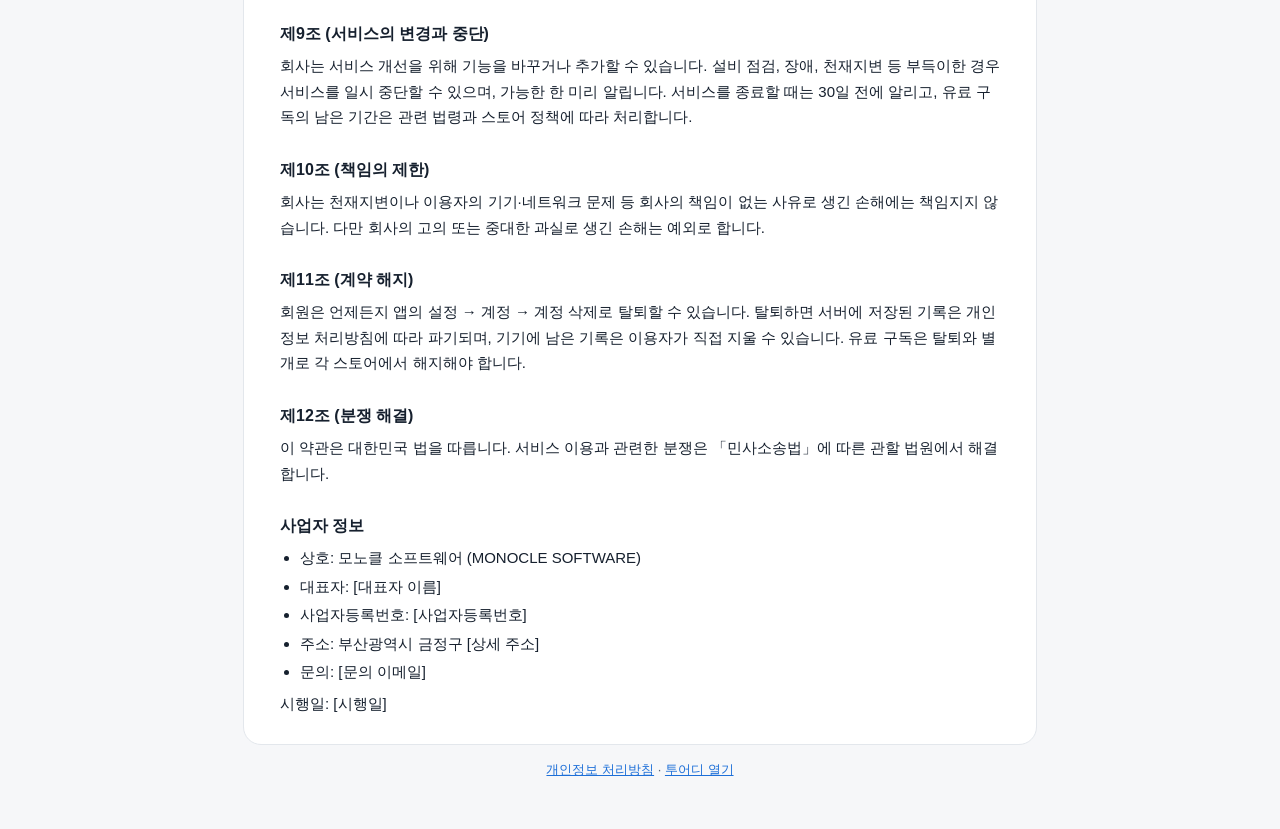
<file: terms.html>
<!doctype html>
<html lang="ko">
<head>
<meta charset="utf-8">
<meta name="viewport" content="width=device-width, initial-scale=1, viewport-fit=cover">
<title>투어디 이용약관</title>
<meta name="description" content="투어디(TOURDY) 이용약관">
<link rel="icon" type="image/png" href="favicon-64.png">
<style>
:root{--bg:#f6f7f9;--surface:#fff;--ink:#16202e;--muted:#5b6675;--line:#e3e7ec;--accent:#1d6fd8;color-scheme:light}
@media (prefers-color-scheme:dark){:root{--bg:#101014;--surface:#1a1b20;--ink:#eef1f6;--muted:#9aa3b2;--line:#2b2d35;--accent:#5b9bff;color-scheme:dark}}
body{margin:0;background:var(--bg);color:var(--ink);font:15px/1.7 -apple-system,BlinkMacSystemFont,"Apple SD Gothic Neo","Noto Sans KR","Malgun Gothic",sans-serif;
  padding:max(24px,env(safe-area-inset-top)) max(16px,env(safe-area-inset-right)) 48px max(16px,env(safe-area-inset-left))}
main{max-width:720px;margin:0 auto;background:var(--surface);border:1px solid var(--line);border-radius:18px;padding:28px clamp(18px,4vw,36px)}
.brand{font-size:13px;font-weight:700;color:var(--accent);letter-spacing:.04em}
h1{font-size:26px;margin:4px 0 18px;letter-spacing:-.02em}
h3{font-size:16px;margin:26px 0 6px}
ul{padding-left:20px;margin:6px 0}li{margin:3px 0}
p,div{overflow-wrap:anywhere}
.lg-table{overflow-x:auto;margin:10px 0}table{border-collapse:collapse;min-width:560px;font-size:13px}th,td{border:1px solid var(--line);padding:8px 10px;text-align:left;vertical-align:top}th{background:color-mix(in srgb,var(--accent) 8%,transparent)}
nav{max-width:720px;margin:14px auto 0;font-size:13px;color:var(--muted);text-align:center}nav a{color:var(--accent)}
</style>
</head>
<body>
<main><div class="brand">TOURDY · 투어디</div><h1>이용약관</h1><div id="doc"></div></main>
<nav><a href="privacy.html">개인정보 처리방침</a> · <a href="./">투어디 열기</a></nav>
<script src="js/legal.js"></script>
<script>document.getElementById('doc').innerHTML=legalHTML('terms')</script>
</body>
</html>
</file>
<file: css/app.css>
:root{padding-top:env(safe-area-inset-top,0px);padding-bottom:env(safe-area-inset-bottom,0px);color-scheme:light}body{margin:0;font-size:14px}img{max-width:100%}[hidden]{display:none!important}
.install{display:flex;align-items:center;gap:10px;background:var(--accent-soft);border-radius:14px;padding:12px 14px;font-size:14px;font-weight:600}
.install span{flex:1;min-width:0}.install b{color:var(--accent)}
.install button{flex:none;font-size:13px;font-weight:700;padding:7px 12px;border-radius:10px}
.install .go{background:var(--accent);color:#fff}.install .x{background:none;color:var(--faint);font-size:18px;padding:4px 8px}

/* 트리거 드릴과 같은 뉴스레터 룩: 크림 종이·잉크 글자·헤어라인 구분선·명조(Noto Serif KR) 제목·OMR 주황 포인트. 넓은 화면은 세로 괘선으로 나뉜 2단, 폰은 1단 */
:root{
  --bg:#f7f5ef; --surface:#fdfcf8; --ink:#141413; --muted:#5e5d58; --faint:#8a8880; --line:#dcd8ce; --rule-strong:#141413;
  --accent:#b5532f; --accent-soft:#f3e4dc; --star:#9a6a14; --danger:#a3352a; --rest:#2f6b45; --waste:#a3352a; --hover:#efece4; --track:#e7e3d9;
  --heat1:color-mix(in srgb,var(--accent) 28%,var(--track)); --heat2:color-mix(in srgb,var(--accent) 60%,var(--track)); --heat3:var(--accent);
  --serif:"Noto Serif KR","Nanum Myeongjo","AppleMyungjo",Georgia,serif;
  --sans:"IBM Plex Sans KR",-apple-system,"Apple SD Gothic Neo","Malgun Gothic",sans-serif;
  --mono:"IBM Plex Mono",ui-monospace,Menlo,monospace;
}
@media (prefers-color-scheme:dark){:root:not([data-theme="light"]){
  --bg:#161513; --surface:#1c1b18; --ink:#ecebe5; --muted:#a6a49c; --faint:#7d7b74; --line:#34322d; --rule-strong:#ecebe5;
  --accent:#e3906b; --accent-soft:#3a2a22; --star:#d9a957; --danger:#e8826f; --rest:#79c193; --waste:#e8826f; --hover:#23221f; --track:#2b2a26; color-scheme:dark}}
:root[data-theme="dark"]{
  --bg:#161513; --surface:#1c1b18; --ink:#ecebe5; --muted:#a6a49c; --faint:#7d7b74; --line:#34322d; --rule-strong:#ecebe5;
  --accent:#e3906b; --accent-soft:#3a2a22; --star:#d9a957; --danger:#e8826f; --rest:#79c193; --waste:#e8826f; --hover:#23221f; --track:#2b2a26; color-scheme:dark}
*{box-sizing:border-box}
html{touch-action:manipulation}
body{background:var(--bg);color:var(--ink);font-family:var(--sans);font-size:15px;line-height:1.6;-webkit-font-smoothing:antialiased;-webkit-tap-highlight-color:transparent;
  padding-left:max(18px,env(safe-area-inset-left,0px));padding-right:max(18px,env(safe-area-inset-right,0px));padding-block:14px 40px}
.wrap{max-width:1040px;margin:0 auto;display:flex;flex-direction:column;gap:18px}
button{font:inherit;color:inherit;background:none;border:0;cursor:pointer;padding:0}
:focus-visible{outline:2px solid var(--ink);outline-offset:2px}
input,select,textarea{font:inherit;color:inherit}
.field{border:1px solid var(--line);background:var(--surface);border-radius:3px;padding:7px 10px;min-width:0}
.mono{font-family:var(--mono);font-variant-numeric:tabular-nums}

/* masthead */
header.brand{display:flex;flex-direction:column;align-items:center;gap:6px;padding-top:4px}
.dateline{width:100%;display:flex;justify-content:space-between;align-items:baseline;gap:10px;font-size:12px;color:var(--muted);letter-spacing:.02em;flex-wrap:wrap}
.dday{font-size:12px;color:var(--muted);text-decoration:underline;text-underline-offset:3px;text-decoration-color:var(--line)}
.dday b{font-family:var(--mono);color:var(--accent);font-weight:600;margin-left:5px;text-decoration:none;display:inline-block}
.total{display:flex;align-items:baseline;gap:6px}
.total span{letter-spacing:.12em;font-weight:600;font-size:11.5px}
.total b{font-family:var(--mono);font-size:14px;font-weight:600;color:var(--ink);font-variant-numeric:tabular-nums}
.datenav{display:flex;align-items:center;gap:6px}
.datenav h1{margin:0;font-family:var(--serif);font-size:34px;font-weight:700;letter-spacing:-.02em;line-height:1.15;text-align:center;min-width:7.6em}
@media (max-width:420px){.datenav h1{font-size:26px}}
.iconbtn{width:34px;height:34px;border-radius:3px;display:grid;place-items:center;color:var(--muted)}
@media (hover:hover) and (pointer:fine){
.iconbtn:hover{background:var(--hover);color:var(--ink)}}
.today-btn{font-size:13px;color:var(--muted);text-decoration:underline;text-underline-offset:3px;text-decoration-color:var(--line)}
.rule2{width:100%;border-top:1px solid var(--rule-strong);border-bottom:1px solid var(--rule-strong);height:4px;margin-top:8px}

.tabs{display:grid;grid-auto-flow:column;grid-auto-columns:minmax(0,1fr);border-bottom:1px solid var(--line)}
.tabs button{padding:8px 2px 10px;font-family:var(--serif);font-size:17px;font-weight:600;color:var(--faint);border-bottom:2px solid transparent;margin-bottom:-1px}
.tabs button[aria-selected="true"]{color:var(--ink);border-color:var(--ink)}

.grid{display:grid;grid-template-columns:minmax(0,1fr) minmax(0,1fr);gap:0 36px;align-items:start}
@media (min-width:781px){.grid>.panel+.panel{position:relative}.grid>.panel+.panel::before{content:"";position:absolute;left:-18px;top:0;bottom:0;border-left:1px solid var(--line)}}
@media (max-width:780px){.grid{grid-template-columns:minmax(0,1fr);gap:28px}}
.narrow{width:100%;max-width:680px;margin-inline:auto}
.col{display:flex;flex-direction:column;gap:22px;min-width:0}
.panel{border-top:1px solid var(--rule-strong);padding-top:12px;display:flex;flex-direction:column;gap:14px;min-width:0}
.panel-head{display:flex;align-items:baseline;justify-content:space-between;gap:8px;flex-wrap:wrap}
.panel-head h2{font-family:var(--serif);font-size:21px;font-weight:700;margin:0;letter-spacing:-.01em}
.textbtn{font-size:13px;color:var(--muted);text-decoration:underline;text-underline-offset:3px;text-decoration-color:var(--line);padding:2px}
@media (hover:hover) and (pointer:fine){
.textbtn:hover{color:var(--ink)}}
.primary{background:var(--ink);color:var(--bg);border:1px solid var(--ink);font-weight:600;font-size:14px;padding:8px 14px;border-radius:4px;white-space:nowrap}
.secondary{border:1px solid var(--ink);font-size:14px;padding:7px 12px;border-radius:4px;white-space:nowrap}
@media (hover:hover) and (pointer:fine){
.secondary:hover{background:var(--hover)}}
.note{font-size:12.5px;color:var(--muted);margin:0}
.err{font-size:13px;color:var(--danger);margin:0}
.exbadge{font-size:10.5px;font-weight:600;color:var(--faint);letter-spacing:.06em}

/* clock */
.clock{padding:14px 0 12px;display:flex;flex-direction:column;gap:2px;border-bottom:1px solid var(--line)}
.clock .who{font-size:11.5px;color:var(--muted);display:flex;align-items:center;gap:7px;letter-spacing:.06em;font-weight:600}
.clock .who i{width:8px;height:8px;border-radius:50%;background:var(--c,var(--faint))}
.clock .time{font-family:var(--mono);font-size:52px;font-weight:600;line-height:1.1;font-variant-numeric:tabular-nums;letter-spacing:-.03em}
.clock.on .time{color:color-mix(in srgb,var(--c) 65%,var(--ink))}
.ctrl{display:flex;gap:6px;flex-wrap:wrap;margin-top:8px;align-items:center}
.ctrl button{font-size:13px;font-weight:600;padding:5px 12px;border-radius:3px;border:1px solid var(--ink)}
.ctrl button[data-k="rest"][aria-pressed="true"]{background:var(--rest);border-color:var(--rest);color:var(--bg)}
.ctrl button[data-k="waste"][aria-pressed="true"]{background:var(--waste);border-color:var(--waste);color:var(--bg)}
.ctrl button.resume{background:var(--ink);color:var(--bg)}
.ctrl .hint{font-size:12.5px;color:var(--muted);font-family:var(--serif)}

/* timeline */
.tl{display:flex;flex-direction:column;gap:4px}
.tl-bar{position:relative;height:18px;background:var(--track);overflow:hidden}
.tl-bar b{position:absolute;top:0;bottom:0;min-width:2px}
.tl-bar b.off{top:6px;bottom:6px;opacity:.8}
.tl-bar .now{position:absolute;top:0;bottom:0;width:2px;background:var(--ink)}
.tl-axis{display:flex;justify-content:space-between;font-size:11px;color:var(--faint);font-family:var(--mono)}
.eff{display:flex;gap:14px;flex-wrap:wrap;font-size:12px;color:var(--muted);font-variant-numeric:tabular-nums}
.eff i{display:inline-block;width:8px;height:8px;margin-right:5px;vertical-align:0}

/* subjects: 표처럼 헤어라인으로 구분 */
.subs{display:flex;flex-direction:column;margin:0;padding:0;list-style:none;border-top:1px solid var(--line)}
.sub{display:flex;align-items:center;gap:12px;padding:11px 4px;border-bottom:1px solid var(--line);transition:background .2s}
.sub.on{background:color-mix(in srgb,var(--c) 10%,var(--bg))}
.dot{width:10px;height:10px;border-radius:50%;background:var(--c);flex:none}
.nb{flex:1;min-width:0;display:flex;flex-direction:column;gap:5px}
.nrow{display:flex;align-items:baseline;gap:8px}
.sub .name{flex:1;min-width:0;font-family:var(--serif);font-size:16px;font-weight:600;overflow:hidden;text-overflow:ellipsis;white-space:nowrap}
.sub .t{font-family:var(--mono);font-size:14px;color:var(--muted);font-variant-numeric:tabular-nums}
.sub.on .t{color:var(--ink);font-weight:600}
.gbar{height:3px;background:var(--track);overflow:hidden}
.gbar i{display:block;height:100%;background:var(--c);width:0;transition:width .4s}
.gl{font-size:11.5px;color:var(--faint)}
.play{width:34px;height:34px;border-radius:50%;display:grid;place-items:center;border:1px solid var(--c);color:var(--c);flex:none}
.sub.on .play{background:var(--c);color:var(--bg)}
.play:disabled{opacity:.3;cursor:not-allowed}
.play svg{width:12px;height:12px}
.colorpick{position:relative;width:26px;height:26px;border-radius:50%;background:var(--c);flex:none;cursor:pointer;box-shadow:0 0 0 1px var(--line)}
.colorpick input{position:absolute;inset:0;opacity:0;cursor:pointer;width:100%;height:100%}
.sub.edit{flex-wrap:wrap}
.sub.edit .field.nm{flex:1 1 8em}
.goalin{display:flex;align-items:center;gap:6px;font-size:12.5px;color:var(--muted)}
.goalin input{width:5em}
.del{font-size:13px;color:var(--danger);padding:5px 8px;border-radius:3px;white-space:nowrap}
.del.arm{background:var(--danger);color:var(--bg)}
.addsub{display:flex;flex-direction:column;gap:10px;padding:12px;border:1px dashed var(--line)}
.row{display:flex;gap:8px;flex-wrap:wrap;align-items:center}
.row .grow{flex:1 1 8em}
.swatches{display:flex;flex-wrap:wrap;gap:8px}
.sw{width:24px;height:24px;border-radius:50%;background:var(--c);box-shadow:0 0 0 1px var(--line)}
.sw[aria-pressed="true"]{box-shadow:0 0 0 2px var(--bg),0 0 0 3px var(--ink)}
.ghostadd{font-size:13.5px;color:var(--muted);text-decoration:underline;text-underline-offset:4px;text-decoration-color:var(--line);padding:2px 0;align-self:flex-start}
@media (hover:hover) and (pointer:fine){
.ghostadd:hover{color:var(--ink)}}

/* icon chip + presets */
.ic{width:34px;height:34px;border-radius:50%;display:grid;place-items:center;flex:none;color:var(--c);background:color-mix(in srgb,var(--c) 15%,var(--bg))}
.ic svg{width:18px;height:18px}
#homeSeg{align-self:center}
.presets{list-style:none;margin:0;padding:0;display:flex;flex-direction:column;border-top:1px solid var(--line)}
.preset{border-bottom:1px solid var(--line)}
.phead{width:100%;display:flex;align-items:center;gap:12px;padding:11px 4px;text-align:left}
@media (hover:hover) and (pointer:fine){
.phead:hover{background:var(--hover)}}
.pname{flex:1;min-width:0;font-family:var(--serif);font-size:16px;font-weight:600;overflow:hidden;text-overflow:ellipsis;white-space:nowrap}
.pmeta{font-size:12px;color:var(--faint);white-space:nowrap}
.phead .chev{width:14px;height:14px;color:var(--muted);transition:transform .2s;transform:rotate(-90deg)}
.preset.open .chev{transform:none}
.pbody{display:flex;flex-direction:column;gap:10px;padding:2px 4px 18px}
.plabel{font-size:11.5px;font-weight:600;letter-spacing:.12em;color:var(--muted);margin-top:4px}
.sw.custom{position:relative;background:conic-gradient(#E5484D,#E2A400,#30A46C,#0090FF,#8E4EC6,#E5484D);cursor:pointer}
.sw.custom input{position:absolute;inset:0;opacity:0;width:100%;height:100%;cursor:pointer}
.icons{display:grid;grid-template-columns:repeat(auto-fill,minmax(40px,1fr));gap:6px;max-width:420px}
.icb{height:40px;border:1px solid var(--line);border-radius:3px;display:grid;place-items:center;color:var(--muted)}
@media (hover:hover) and (pointer:fine){
.icb:hover{background:var(--hover);color:var(--ink)}}
.icb svg{width:20px;height:20px}
.icb[aria-pressed="true"]{background:var(--c);border-color:var(--c);color:var(--bg)}

/* plan (예약형) */
.plan{display:flex;flex-direction:column;gap:14px;padding-bottom:4px;border-bottom:1px solid var(--line)}
.plan-head{display:flex;align-items:center;justify-content:space-between;gap:8px}
.plan-head h3{margin:0;font-family:var(--serif);font-size:19px;font-weight:700}
.plan-top{display:flex;align-items:center;justify-content:space-between;gap:12px}
.plan-num{min-width:0;display:flex;flex-direction:column;gap:2px}
.plan .time{font-family:var(--mono);font-size:52px;font-weight:600;line-height:1.1;font-variant-numeric:tabular-nums;letter-spacing:-.03em}
.plan.run .time{color:color-mix(in srgb,var(--c) 65%,var(--ink))}
.go{display:flex;flex-direction:column;align-items:center;gap:6px;padding:12px 16px;border:1px solid var(--ink);border-radius:4px;font-size:13px;font-weight:600;flex:none}
.go svg{width:18px;height:18px;color:var(--accent)}
@media (hover:hover) and (pointer:fine){
.go:hover{background:var(--hover)}}
.pbar{height:3px;background:var(--track);overflow:hidden}
.pbar i{display:block;height:100%;background:var(--c);width:0;transition:width 1s linear}
.wheels{display:grid;grid-template-columns:1.3fr 1fr;gap:16px;border-top:1px solid var(--line);border-bottom:1px solid var(--line);padding-block:10px}
.wheels.locked{opacity:.45;pointer-events:none}
.wheel{position:relative;height:108px;border-radius:999px}
.wsel{position:absolute;left:0;right:0;top:36px;height:36px;background:var(--hover);border-radius:999px}
.wscroll{position:relative;height:108px;overflow-y:auto;scroll-snap-type:y mandatory;padding-block:36px;scrollbar-width:none;overscroll-behavior:contain;
  -webkit-mask-image:linear-gradient(transparent,#000 30%,#000 70%,transparent);mask-image:linear-gradient(transparent,#000 30%,#000 70%,transparent)}
.wscroll::-webkit-scrollbar{display:none}
.wi{height:36px;display:grid;place-items:center;scroll-snap-align:center;color:var(--faint);font-size:15px;cursor:pointer;font-variant-numeric:tabular-nums;white-space:nowrap}
.wi.on{color:var(--ink);font-weight:600}
.pchips{display:flex;flex-wrap:wrap;gap:8px}
.pchip{display:flex;align-items:center;gap:7px;border:1px solid var(--line);border-radius:999px;padding:3px 12px 3px 3px;font-size:14px;font-family:var(--serif);font-weight:600}
.pchip .ic{width:28px;height:28px}
.pchip .ic svg{width:15px;height:15px}
.pchip[aria-pressed="true"]{border-color:var(--c);background:color-mix(in srgb,var(--c) 12%,var(--bg))}
.pacts{display:grid;grid-template-columns:repeat(4,minmax(0,1fr));gap:8px}
.pacts[hidden]{display:none!important}
.pacts-off{display:contents}
.pacts button{height:42px;border:1px solid var(--ink);border-radius:4px;font-size:14px;font-weight:600;white-space:nowrap;overflow:hidden;text-overflow:ellipsis;padding:0 6px}
@media (hover:hover) and (pointer:fine){
.pacts button:hover{background:var(--hover)}}
.pacts button.on{background:var(--ink);color:var(--bg)}
.pacts button[data-k="rest"][aria-pressed="true"]{background:var(--rest);border-color:var(--rest);color:var(--bg)}
.pacts button[data-k="waste"][aria-pressed="true"]{background:var(--waste);border-color:var(--waste);color:var(--bg)}
.panel-head .seg button{font-size:13px;padding:5px 12px}

/* records */
details.rec{padding-top:2px}
details.rec summary{cursor:pointer;font-family:var(--serif);font-size:16px;font-weight:600;list-style:none;display:flex;align-items:center;gap:6px}
details.rec summary::-webkit-details-marker{display:none}
details.rec summary svg{width:13px;height:13px;transition:transform .2s;transform:rotate(-90deg)}
details.rec[open] summary svg{transform:none}
details.rec summary em{font-style:normal;color:var(--faint);font-family:var(--mono);font-size:13px;font-weight:500}
.recs{list-style:none;margin:10px 0;padding:0;display:flex;flex-direction:column;border-top:1px solid var(--line)}
.recs li{display:flex;align-items:center;gap:10px;padding:8px 2px;border-bottom:1px solid var(--line);font-size:14px;flex-wrap:wrap}
.recs .rt{font-family:var(--mono);font-size:13px;font-variant-numeric:tabular-nums;min-width:7.6em}
.recs .rn{flex:1;min-width:5em;display:flex;align-items:center;gap:6px;font-family:var(--serif)}
.recs .rd{font-family:var(--mono);font-size:13px;color:var(--muted);font-variant-numeric:tabular-nums}
.recs .dot{width:8px;height:8px}
.recform{display:flex;flex-direction:column;gap:8px;padding:12px;background:var(--surface);border:1px solid var(--line)}

/* tasks */
.mcount{font-size:15px;color:var(--accent);font-weight:700;margin-left:4px}
.mgroup{display:flex;flex-direction:column;gap:2px}
.mgroup+.mgroup{margin-top:10px}
.mdate{font-size:13px;font-weight:600;color:var(--faint);padding:2px 4px}
.mmove{font-size:13px;font-weight:700;color:var(--accent);background:var(--accent-soft);border-radius:10px;padding:6px 10px;white-space:nowrap;flex:none}
.mmove.alt{background:var(--hover);color:var(--ink)}
.mmove.alt.on{background:var(--accent);color:#fff}
.mcalwrap{list-style:none}
.cal.inline{position:static;box-shadow:none;background:var(--hover);margin:2px 0 8px;max-width:none}
.cd:disabled{opacity:.25;cursor:default}
@media (hover:hover) and (pointer:fine){
.cd:disabled:hover{background:none}}
.task.swipe{position:relative;padding:0!important;overflow:hidden}
@media (hover:hover) and (pointer:fine){
.task.swipe:hover{background:none}}
.trow{position:relative;z-index:1;display:flex;align-items:center;gap:10px;padding:13px 8px 13px 12px;background:var(--surface);border-radius:14px;transition:transform .22s ease,background .15s;touch-action:pan-y}
@media (hover:hover) and (pointer:fine){
.trow:hover{background:var(--hover)}}
.sdel{position:absolute;top:0;right:0;bottom:0;width:84px;background:var(--danger);color:#fff;font-weight:700;border-radius:14px}
@media (hover:hover) and (pointer:fine){
.mmove:hover{background:color-mix(in srgb,var(--accent) 20%,var(--surface))}}
.daynav{display:flex;gap:6px;align-items:stretch}
.dbtn{height:38px;min-width:38px;border:1px solid var(--ink);border-radius:4px;display:grid;place-items:center;font-size:14px;font-weight:600;padding:0 10px}
@media (hover:hover) and (pointer:fine){
.dbtn:hover{background:var(--hover)}}
.dbtn svg{width:14px;height:14px}
.dlabel{position:relative;flex:1;font-family:var(--serif);font-size:15px;cursor:pointer}
.daynav{position:relative}
.dlabel[aria-expanded="true"]{background:var(--ink);color:var(--bg)}
.cal{position:absolute;top:calc(100% + 6px);left:0;right:0;z-index:20;background:var(--bg);border:1px solid var(--ink);border-radius:4px;padding:12px;
  box-shadow:0 10px 30px rgba(0,0,0,.18);display:flex;flex-direction:column;gap:8px;max-width:360px;margin-inline:auto}
.cal-h{display:flex;align-items:center;justify-content:space-between}
.cal-h b{font-family:var(--serif);font-size:16px}
.cal-h button{width:32px;height:32px;display:grid;place-items:center;border-radius:4px;color:var(--muted)}
@media (hover:hover) and (pointer:fine){
.cal-h button:hover{background:var(--hover);color:var(--ink)}}
.cal-h svg{width:14px;height:14px}
.cal-g{display:grid;grid-template-columns:repeat(7,minmax(0,1fr));gap:2px;text-align:center}
.cal-g .wd{font-size:11px;color:var(--faint);padding-bottom:4px}
.cal-g .wd:first-child{color:var(--danger)}
.cd{position:relative;height:38px;border-radius:50%;font-size:14px;font-variant-numeric:tabular-nums;display:grid;place-items:center;aspect-ratio:1;max-width:38px;margin-inline:auto;width:100%}
@media (hover:hover) and (pointer:fine){
.cd:hover{background:var(--hover)}}
.cd.out{color:var(--faint);opacity:.5}
.cd.today{box-shadow:inset 0 0 0 1px var(--ink)}
.cd.sel{background:var(--ink);color:var(--bg)}
.cd i{position:absolute;bottom:4px;left:50%;width:4px;height:4px;margin-left:-2px;border-radius:50%;background:var(--accent)}
.cd.sel i{background:var(--bg)}
.cd i.alldone{background:var(--faint)}
.dtoday[disabled]{opacity:.35;cursor:default}
.carry{display:flex;align-items:center;gap:10px;padding:8px 0 8px 14px;border-left:3px solid var(--accent);font-size:14px;flex-wrap:wrap;font-family:var(--serif)}
.carry span{flex:1;min-width:10em}
.carry .primary{font-family:var(--sans)}
.addtask{display:flex;align-items:center;gap:8px;padding:2px 0;border-bottom:1px solid var(--rule-strong)}
.addtask .plus{color:var(--ink);font-size:22px;line-height:1;width:22px;text-align:center}
.addtask input{flex:1;min-width:0;border:0;background:none;padding:10px 0;outline:none;font-size:15.5px}
.addtask input::placeholder{color:var(--faint)}
.addtask select{border:1px solid var(--line);background:var(--surface);border-radius:3px;padding:4px;font-size:13px;max-width:7.5em}
.tasks{list-style:none;margin:0;padding:0;display:flex;flex-direction:column}
.task{display:flex;align-items:center;gap:10px;padding:11px 2px 11px 4px;border-bottom:1px solid var(--line);transition:background .15s;overflow:hidden}
@media (hover:hover) and (pointer:fine){
.task:hover{background:var(--hover)}}
.check{width:22px;height:22px;border-radius:50%;border:1px solid var(--ink);display:grid;place-items:center;flex:none;transition:all .15s}
.check svg{width:11px;height:11px;opacity:0;color:var(--bg)}
@media (hover:hover) and (pointer:fine){
.check:hover svg{opacity:.5;color:var(--ink)}}
.task.done .check{background:var(--ink)}
.task.done .check svg{opacity:1;color:var(--bg)}
.tb{flex:1;min-width:0;display:flex;flex-direction:column;gap:1px}
.task .txt{overflow-wrap:anywhere;cursor:text;font-family:var(--serif);font-size:15.5px;font-weight:500}
.tx{background-image:linear-gradient(currentColor,currentColor);background-repeat:no-repeat;background-position:0 58%;background-size:0 1.5px;
  -webkit-box-decoration-break:clone;box-decoration-break:clone;transition:background-size .38s cubic-bezier(.6,0,.3,1),color .3s}
.task.done .txt,.task.striking .txt{color:var(--faint)}
.task.done .tx,.task.striking .tx{background-size:100% 1.5px}
.task.unstriking .tx{background-size:0 1.5px;transition-duration:.25s}
.task.unstriking .txt{color:var(--ink)}
.task.striking .check{background:var(--ink);animation:pop .32s ease-out}
.task.striking .check svg{opacity:1;color:var(--bg)}
.task.unstriking .check{background:transparent}
.task.unstriking .check svg{opacity:0}
@keyframes pop{0%{transform:scale(1)}45%{transform:scale(1.22)}100%{transform:scale(1)}}
.task.collapse{transition:height .28s ease,padding .28s ease,opacity .2s ease,border-color .28s;opacity:0;padding-block:0!important;border-bottom-color:transparent}
.task.arrive{animation:arrive .45s ease-out}
@keyframes arrive{from{opacity:0;transform:translateY(-6px);background:var(--hover)}to{opacity:1;transform:none}}
.tag{font-size:11.5px;color:var(--muted);display:flex;align-items:center;gap:5px;letter-spacing:.02em}
.tag i{width:7px;height:7px;border-radius:50%;background:var(--c)}
.tb input.edit{border:0;border-bottom:1px solid var(--ink);background:none;padding:2px 0;outline:none;min-width:0;font-family:var(--serif)}
.tb select{font-size:12px;border:1px solid var(--line);background:var(--surface);border-radius:3px;padding:2px 4px;align-self:flex-start}
.tplay{width:28px;height:28px;border-radius:50%;display:grid;place-items:center;color:var(--c);border:1px solid var(--c);flex:none}
.tplay.on{background:var(--c);color:var(--bg)}
.tplay svg{width:10px;height:10px}
.star,.x{width:30px;height:30px;display:grid;place-items:center;color:var(--faint);border-radius:3px;flex:none}
.star svg{width:18px;height:18px}
.star[aria-pressed="true"]{color:var(--accent)}
.x{opacity:0}.x:focus-visible{opacity:1}
@media (hover:hover) and (pointer:fine){
.task:hover .x{opacity:1}}
@media (hover:none){.x{opacity:.5}}
@media (hover:hover) and (pointer:fine){
.x:hover{color:var(--danger)}}
.donehead{display:flex;align-items:center;gap:6px;font-family:var(--serif);font-size:16px;font-weight:600;padding:6px 0;align-self:flex-start}
.donehead svg{width:13px;height:13px;transition:transform .2s}
.donehead[aria-expanded="false"] svg{transform:rotate(-90deg)}
.donehead em{font-style:normal;color:var(--faint);font-family:var(--mono);font-size:13px;font-weight:500}
.empty{color:var(--muted);font-size:14px;padding:18px 4px;text-align:center;list-style:none;font-family:var(--serif);font-style:italic}

/* retro */
.retro-grid{display:grid;grid-template-columns:1fr 1fr;gap:12px 36px}
@media (max-width:560px){.retro-grid{grid-template-columns:1fr}}
.retro-grid label{display:flex;flex-direction:column;gap:6px;font-size:11.5px;font-weight:600;letter-spacing:.12em;color:var(--muted)}
.retro-grid textarea{resize:vertical;min-height:80px;font-family:var(--serif);font-size:15px;line-height:1.7;letter-spacing:0;color:var(--ink);font-weight:400}

/* stats */
.seg{display:inline-flex;border:1px solid var(--ink);border-radius:3px;overflow:hidden}
.seg button{font-size:14px;padding:6px 15px}
.seg button+button{border-left:1px solid var(--ink)}
.seg button[aria-pressed="true"]{background:var(--ink);color:var(--bg)}
.tiles{display:grid;grid-template-columns:repeat(4,minmax(0,1fr));border-top:1px solid var(--rule-strong);border-bottom:1px solid var(--line)}
@media (max-width:640px){.tiles{grid-template-columns:repeat(2,minmax(0,1fr))}.tile:nth-child(3){border-left:0}.tile:nth-child(n+3){border-top:1px solid var(--line)}}
.tile{display:flex;flex-direction:column;gap:2px;align-items:center;text-align:center;padding:12px 6px 14px}
.tile+.tile{border-left:1px solid var(--line)}
.tile span{font-size:11.5px;color:var(--muted);letter-spacing:.08em;font-weight:600}
.tile b{font-family:var(--serif);font-size:28px;font-weight:700;line-height:1.2;font-variant-numeric:tabular-nums}
.tile small{font-size:11.5px;color:var(--faint)}
.tile.alert b{color:var(--accent)}
.chart{position:relative;display:grid;grid-template-columns:auto minmax(0,1fr);gap:8px}
.yax{display:flex;flex-direction:column;justify-content:space-between;height:170px;font-size:11px;color:var(--faint);text-align:right;font-family:var(--mono);margin-top:-6px;margin-bottom:-6px}
.plot{position:relative;height:170px;display:flex;align-items:flex-end;gap:3px;border-bottom:1px solid var(--ink)}
.plot .gl2{position:absolute;left:0;right:0;border-top:1px dashed var(--line)}
.colm{flex:1;min-width:0;height:100%;display:flex;flex-direction:column-reverse;position:relative;z-index:1}
.colm i{display:block;width:100%}
.colm.sel{box-shadow:0 0 0 1px var(--ink)}
.xax{display:flex;gap:3px;font-size:11px;color:var(--faint);grid-column:2;font-variant-numeric:tabular-nums}
.xax span{flex:1;min-width:0;text-align:center;white-space:nowrap;overflow:visible}
.share{display:grid;grid-template-columns:140px minmax(0,1fr);gap:20px;align-items:center}
@media (max-width:480px){.share{grid-template-columns:1fr;justify-items:center}}
.donut{width:140px;height:140px;border-radius:50%;position:relative}
.donut::after{content:"";position:absolute;inset:28px;border-radius:50%;background:var(--bg)}
.slist{list-style:none;margin:0;padding:0;display:flex;flex-direction:column;width:100%;border-top:1px solid var(--line)}
.slist li{display:flex;align-items:center;gap:10px;font-size:14px;padding:7px 0;border-bottom:1px solid var(--line)}
.slist .sn{flex:1;min-width:0;font-family:var(--serif);font-weight:600}
.slist .sv{font-family:var(--mono);font-size:13px;font-variant-numeric:tabular-nums}
.slist .sp{font-size:12px;color:var(--faint);width:3em;text-align:right;font-family:var(--mono)}
.heat-wrap{overflow-x:auto;scrollbar-width:none;-webkit-overflow-scrolling:touch}
.heat-wrap::-webkit-scrollbar{display:none}
.yearnav{display:inline-flex;align-items:center;gap:2px}
.yearnav b{font-family:var(--serif);font-size:17px;color:var(--ink);min-width:4.2em;text-align:center;white-space:nowrap}
.yearnav .iconbtn{width:30px;height:30px}
.yearnav .iconbtn:disabled{opacity:.3;cursor:default}
.yearnav svg{width:14px;height:14px}
.heat-wrap{cursor:grab;user-select:none}
.heat-wrap.drag{cursor:grabbing}
.heat-wrap.more{-webkit-mask-image:linear-gradient(90deg,transparent,#000 40px);mask-image:linear-gradient(90deg,transparent,#000 40px)}
.heat{display:grid;grid-auto-flow:column;grid-template-rows:repeat(7,auto);grid-auto-columns:minmax(16px,1fr);gap:3px;width:100%;min-width:max-content}
.heat i{aspect-ratio:1;width:100%;min-width:16px;background:var(--track);border-radius:2px}
.heat i.l1,.hleg i.l1,.hstep i.l1{background:var(--heat1)}
.heat i.l2,.hleg i.l2,.hstep i.l2{background:var(--heat2)}
.heat i.l3,.hleg i.l3,.hstep i.l3{background:var(--heat3)}
.heat i.fut{background:transparent}
.heat i.td{outline:1.5px solid var(--ink);outline-offset:-1.5px}
.hleg{display:flex;align-items:center;gap:4px;font-size:11.5px;color:var(--faint)}
.hleg{flex-wrap:wrap;gap:4px 10px}
.hleg span{display:inline-flex;align-items:center;gap:4px}
.hleg i{width:11px;height:11px;display:inline-block;background:var(--track)}
.hsteps{list-style:none;margin:0;padding:0;border-top:1px solid var(--line)}
.hstep{display:flex;align-items:center;gap:12px;padding:12px 4px;border-bottom:1px solid var(--line)}
.hstep i{width:18px;height:18px;flex:none;background:var(--track)}
.hstep .hn{flex:1;min-width:0;font-family:var(--serif);font-weight:600;font-size:15px}
.hstep .hv{font-family:var(--mono);font-size:13px;min-width:6.5em;text-align:right;font-variant-numeric:tabular-nums}
.hstep .dbtn{width:34px;height:34px;min-width:34px;padding:0;font-size:18px;font-weight:500}
.hstep .dbtn:disabled{opacity:.3;cursor:default}
#themeMode,.wkseg,.tvstyle{display:grid;grid-template-columns:repeat(3,minmax(0,1fr));width:100%}
#themeMode button,.wkseg button,.tvstyle button{height:42px;font-weight:600}
.wkseg{grid-template-columns:repeat(7,minmax(0,1fr))!important}
.wkseg button{padding:0}
.accgrid{display:grid;grid-template-columns:repeat(auto-fill,minmax(58px,1fr));gap:14px 6px;padding-block:6px}
.acc{display:flex;flex-direction:column;align-items:center;gap:6px;padding:4px 0;border-radius:4px}
@media (hover:hover) and (pointer:fine){
.acc:hover{background:var(--hover)}}
.acc .sw2{width:36px;height:36px;border-radius:50%;background:var(--a);display:grid;place-items:center;transition:box-shadow .15s}
.acc .tick{width:16px;height:16px;color:#fff;opacity:0}
.acc .an{font-size:12px;color:var(--muted)}
.acc[aria-pressed="true"] .sw2{box-shadow:0 0 0 2px var(--bg),0 0 0 4px var(--a)}
.acc[aria-pressed="true"] .tick{opacity:1}
.acc[aria-pressed="true"] .an{color:var(--ink);font-weight:600}
.banner{display:flex;align-items:center;gap:10px;padding:6px 0 6px 14px;border-left:3px solid var(--star);font-size:13.5px;color:var(--muted);flex-wrap:wrap;font-family:var(--serif)}
.banner span{flex:1;min-width:12em}
.banner button{font-family:var(--sans)}

/* settings */
.setlist{list-style:none;margin:0;padding:0}
.setlist .sl-g{font-size:13px;font-weight:800;color:var(--accent);padding:22px 4px 8px;border-bottom:1px solid var(--line)}.setlist .sl-g:first-child{padding-top:4px}
.setlist button{width:100%;display:flex;align-items:center;gap:12px;padding:15px 4px;border-bottom:1px solid var(--line);text-align:left}
@media (hover:hover) and (pointer:fine){
.setlist button:hover{background:var(--hover)}}
.setlist .sl-t{flex:1;font-family:var(--serif);font-size:17px;font-weight:600}
.setlist .sl-v{font-size:13px;color:var(--muted);font-variant-numeric:tabular-nums}
.setlist svg{width:14px;height:14px;color:var(--faint)}
.backbtn{display:flex;align-items:center;gap:4px;font-size:14px;color:var(--muted);align-self:flex-start;padding:4px 0}
@media (hover:hover) and (pointer:fine){
.backbtn:hover{color:var(--ink)}}
.backbtn svg{width:14px;height:14px}
.wheels.one{grid-template-columns:1fr;max-width:280px;width:100%;margin-inline:auto}
.goalrow{display:flex;flex-direction:column;gap:6px}
.goaltxt{display:flex;justify-content:space-between;align-items:baseline;font-size:13px;color:var(--muted)}
.goaltxt b{font-family:var(--mono);color:var(--ink);font-weight:600}
.goalrow .pbar i{background:var(--accent)}
.goalrow.met .goaltxt b{color:var(--accent)}
.reps{list-style:none;margin:0;padding:0;display:flex;flex-direction:column;border-top:1px solid var(--line)}
.reps li{display:flex;align-items:center;gap:10px;padding:10px 2px;border-bottom:1px solid var(--line);flex-wrap:wrap}
.reps .rtx{flex:1;min-width:8em;font-family:var(--serif);font-weight:600}
.reps .rmeta{font-size:12px;color:var(--muted)}
.daychips{display:flex;gap:4px}
.daychips button{width:32px;height:32px;border-radius:50%;font-size:13px;border:1px solid var(--ink)}
.daychips button[aria-pressed="true"]{background:var(--ink);color:var(--bg)}
textarea.field{width:100%;min-height:90px;font-family:var(--mono);font-size:12px}
@media (prefers-reduced-motion:reduce){*{transition:none!important}}
/* ===== 토스 스타일: 회색 바탕 + 둥근 흰 카드, 굵은 고딕, 테두리 없는 채움 버튼 ===== */
:root{
  --bg:#f2f4f6; --surface:#ffffff; --ink:#191f28; --muted:#4e5968; --faint:#8b95a1; --line:#e5e8eb; --rule-strong:#e5e8eb;
  --hover:#f2f4f6; --track:#e5e8eb; --chip:#ffffff; --danger:#f04452; --rest:#03b26c; --waste:#f04452; --star:#ffc342;
  --serif:"Noto Sans KR",-apple-system,"Apple SD Gothic Neo","Malgun Gothic",sans-serif;
  --sans:"Noto Sans KR",-apple-system,"Apple SD Gothic Neo","Malgun Gothic",sans-serif;
  --mono:"Noto Sans KR",-apple-system,"Apple SD Gothic Neo",sans-serif;
}
@media (prefers-color-scheme:dark){:root:not([data-theme="light"]){
  --bg:#101014; --surface:#1d1d24; --ink:#f2f4f6; --muted:#b0b8c1; --faint:#6b7684; --line:#2c2c35; --rule-strong:#2c2c35;
  --hover:#2a2a33; --track:#2c2c35; --chip:#3a3a45; --danger:#f66570; --rest:#2fca86; --waste:#f66570; --star:#ffd158; color-scheme:dark}}
:root[data-theme="dark"]{
  --bg:#101014; --surface:#1d1d24; --ink:#f2f4f6; --muted:#b0b8c1; --faint:#6b7684; --line:#2c2c35; --rule-strong:#2c2c35;
  --hover:#2a2a33; --track:#2c2c35; --chip:#3a3a45; --danger:#f66570; --rest:#2fca86; --waste:#f66570; --star:#ffd158; color-scheme:dark}
body{font-size:15px;letter-spacing:-.01em;padding-block:16px 48px}
.wrap{gap:14px}
:focus-visible{outline:2px solid var(--accent)}
.tabs{background:var(--surface);border:0;border-radius:16px;padding:5px;gap:4px}
.tabs button{font-size:15px;font-weight:700;border:0;margin:0;border-radius:12px;padding:10px 2px;color:var(--faint)}
.tabs button[aria-selected="true"]{background:var(--hover);color:var(--ink)}
html.native-navigation .tabs{display:none}
html.native-navigation .wrap{padding-bottom:calc(108px + env(safe-area-inset-bottom,0px))}
html.native-navigation{scroll-padding-bottom:112px}
.seg{background:var(--hover);border:0;border-radius:12px;padding:4px;gap:2px}
.seg button,.seg button+button{border:0;border-radius:9px;font-weight:600;color:var(--faint)}
.seg button[aria-pressed="true"]{background:var(--chip);color:var(--ink);box-shadow:0 1px 3px rgba(0,0,0,.08)}
.panel{background:var(--surface);border:0;border-radius:22px;padding:22px 20px;gap:16px}
@media (min-width:781px){.grid>.panel+.panel::before{display:none}}
.grid{gap:14px}
.panel-head h2{font-size:20px;font-weight:700;letter-spacing:-.03em}
.note{color:var(--faint)}
.plabel{letter-spacing:0;font-size:13px;color:var(--muted)}
.primary{background:var(--accent);color:#fff;border:0;border-radius:12px;padding:11px 16px;font-weight:700}
.secondary{background:var(--hover);color:var(--ink);border:0;border-radius:12px;padding:11px 16px;font-weight:600}
@media (hover:hover) and (pointer:fine){
.secondary:hover{background:var(--track)}}
.textbtn,.ghostadd,.today-btn{text-decoration:none;color:var(--accent);font-weight:600}
.ghostadd{padding:8px 4px}
.del{border-radius:10px}
.field,.addtask select,.tb select{border:0;background:var(--hover);border-radius:10px;padding:10px 12px}
.iconbtn{border-radius:10px}
.clock{border:0;padding:4px 0 6px}
.clock .who{font-size:14px;font-weight:600;letter-spacing:0;color:var(--muted)}
.clock .time,.plan .time{font-size:56px;font-weight:800;letter-spacing:-.04em;line-height:1.1}
.ctrl button{border:0;background:var(--hover);border-radius:10px;padding:8px 14px}
.ctrl button.resume{background:var(--accent);color:#fff}
.tl-bar{border-radius:8px;height:20px}
.tl-bar b{border-radius:3px}
.subs{border:0;gap:4px}
.sub{border:0;border-radius:16px;padding:12px}
@media (hover:hover) and (pointer:fine){
.sub:hover{background:var(--hover)}}
.sub.on{background:color-mix(in srgb,var(--c) 12%,var(--surface))}
.sub .name{font-size:16px;font-weight:700}
.sub .t{font-size:15px;font-weight:600}
.ic{width:40px;height:40px}
.play,.sub.on .play{width:40px;height:40px;border:0;background:var(--c);color:#fff}
.play svg{width:13px;height:13px}
details.rec summary,.donehead{font-size:16px;font-weight:700}
.recs,.hsteps,.reps,.presets,.slist{border-top:0}
.recform{border:0;background:var(--hover);border-radius:16px}
.recform .field{background:var(--surface)}
.recrow{display:grid;grid-template-columns:minmax(0,1fr) minmax(0,9.5em) minmax(0,7em) auto minmax(0,7em) auto;gap:8px;align-items:center}
.recrow .field{width:100%;min-width:0}
.recrow input[type=date],.recrow input[type=time]{-webkit-appearance:none;appearance:none;display:block;max-width:100%;min-height:2.75em;text-align:center}
.recrow input[type=date]::-webkit-date-and-time-value,.recrow input[type=time]::-webkit-date-and-time-value{text-align:center}
.recbtns{display:flex;gap:8px}
@media (max-width:620px){.recrow{grid-template-columns:minmax(0,1fr) auto minmax(0,1fr) auto}.recrow select{grid-column:1/-1}.recrow #recD{grid-column:1/-1}}
.pbar{height:6px;border-radius:3px}
.pbar i{border-radius:3px}
.plan{border:0;padding:0}
.plan-head h3{font-size:18px;font-weight:700}
.go{border:0;background:var(--accent-soft);color:var(--accent);border-radius:16px;padding:14px 18px;font-weight:700}
@media (hover:hover) and (pointer:fine){
.go:hover{background:color-mix(in srgb,var(--accent) 20%,var(--surface))}}
.wheels{border:0;background:var(--hover);border-radius:18px;padding:10px}
.wsel{background:var(--chip)}
.wi{font-weight:500}.wi.on{font-weight:700}
.pacts button{border:0;background:var(--hover);border-radius:14px;height:52px;font-weight:700}
@media (hover:hover) and (pointer:fine){
.pacts button:hover{background:var(--track)}}
.pacts button.on{background:var(--accent);color:#fff}
.pchip{border:0;background:var(--hover);font-weight:600}
.pchip[aria-pressed="true"]{background:color-mix(in srgb,var(--c) 16%,var(--surface));box-shadow:inset 0 0 0 1.5px var(--c)}
.phead{border-radius:14px;padding:12px 8px}
.pname{font-size:16px;font-weight:700}
.icb{border:0;background:var(--hover);border-radius:12px}
.daynav{gap:8px}
.dbtn{border:0;background:var(--hover);border-radius:12px;height:44px;min-width:44px;font-weight:700}
@media (hover:hover) and (pointer:fine){
.dbtn:hover{background:var(--track)}}
.dlabel[aria-expanded="true"]{background:var(--accent-soft);color:var(--accent)}
.cal{border:0;border-radius:20px;background:var(--surface);box-shadow:0 12px 40px rgba(0,0,0,.16);padding:16px}
.cal-h b{font-size:17px;font-weight:700}
.cd.sel{background:var(--accent);color:#fff}
.cd.today{box-shadow:inset 0 0 0 1.5px var(--accent)}
.carry{border:0;background:var(--accent-soft);border-radius:14px;padding:12px 14px}
.addtask{border:0;background:var(--hover);border-radius:14px;padding:4px 8px 4px 14px}
.addtask .plus{color:var(--accent);font-weight:700}
.addtask input::placeholder{color:var(--faint)}
.addtask select{background:var(--surface)}
.tasks{gap:2px}
.task{border:0;border-radius:14px;padding:13px 8px 13px 12px}
@media (hover:hover) and (pointer:fine){
.task:hover{background:var(--hover)}}
.task .txt{font-size:16px;font-weight:600}
.check{border:2px solid var(--track);width:24px;height:24px}
.task.done .check,.task.striking .check{background:var(--accent);border-color:var(--accent)}
.task.done .check svg,.task.striking .check svg{color:#fff}
@media (hover:hover) and (pointer:fine){
.check:hover svg{color:var(--faint)}}
.empty{font-style:normal}
.tiles{border:0;gap:10px}
.tiles[data-n="6"]{grid-template-columns:repeat(3,minmax(0,1fr))}
@media (max-width:640px){.tiles[data-n="6"]{grid-template-columns:repeat(2,minmax(0,1fr))}}
.effplot{position:relative;height:170px;border-bottom:1px solid var(--line);min-width:0}
.effplot svg{position:absolute;inset:0;width:100%;height:100%;overflow:visible}
.effx{grid-column:2;position:relative;height:16px;font-size:11px;color:var(--faint);font-variant-numeric:tabular-nums}
.effx span{position:absolute;transform:translateX(-50%);white-space:nowrap}
.best{list-style:none;margin:0;padding:0;display:flex;flex-direction:column}
.best li{display:flex;align-items:baseline;gap:12px;padding:12px 4px;border-bottom:1px solid var(--line);flex-wrap:wrap}
.best li:last-child{border-bottom:0}
.best .bl{font-size:14px;color:var(--muted);min-width:7em}
.best .bv{flex:1;font-size:16px;font-weight:700}
.best .bt{font-size:15px;font-weight:700;color:var(--accent);font-variant-numeric:tabular-nums}
.tile,.tile+.tile{border:0;background:var(--surface);border-radius:20px;padding:18px 10px}
@media (max-width:640px){.tile:nth-child(n+3){border-top:0}}
.tile span{letter-spacing:0;font-size:13px}
.tile b{font-size:28px;font-weight:800;letter-spacing:-.03em}
.colm i:last-child{border-radius:4px 4px 0 0}
.colm.sel{box-shadow:none;background:color-mix(in srgb,var(--accent) 8%,transparent);border-radius:4px}
.donut::after{background:var(--surface)}
.slist .sn{font-weight:600}
.banner{border:0;background:var(--hover);border-radius:14px;padding:12px 14px}
.yearnav b{font-weight:700}
.setlist button{border:0;border-radius:14px;padding:16px 10px}
.setlist .sl-t{font-size:16px;font-weight:600}
.backbtn{color:var(--accent);font-weight:700;font-size:15px}
.daychips button{border:0;background:var(--hover)}
.headr{display:flex;align-items:center;gap:8px}
.pipbtn{display:inline-flex;align-items:center;gap:6px;height:36px;padding:0 12px;border-radius:12px;background:var(--hover);font-size:13px;font-weight:700;color:var(--muted)}
@media (hover:hover) and (pointer:fine){
.pipbtn:hover{background:var(--track);color:var(--ink)}}
.pipbtn[aria-pressed="true"]{background:var(--accent);color:#fff}
.pipbtn svg{width:16px;height:16px}
.x{opacity:1;color:var(--faint)}
@media (hover:hover) and (pointer:fine){.task:hover .x{opacity:1;color:var(--faint)}}
@media (hover:hover) and (pointer:fine){
.x:hover{color:var(--danger);background:var(--hover)}}
.daychips button[aria-pressed="true"]{background:var(--accent);color:#fff}

/* 세계 여행 */
.emo{font-family:"Noto Color Emoji","Apple Color Emoji","Segoe UI Emoji",sans-serif;font-weight:400;font-style:normal}
.tv-news{background:var(--accent-soft);border-radius:14px;padding:12px 14px;font-weight:700;display:flex;gap:8px;align-items:center}
.sign{display:flex;align-items:center;gap:16px;background:#ffcc00;color:#111;border-radius:14px;padding:14px 18px}
.sign-l{display:flex;align-items:center;gap:10px}
.sign-l svg{width:30px;height:30px}
.sign-l b{font-family:"IBM Plex Mono",ui-monospace,monospace;font-size:42px;font-weight:600;letter-spacing:.02em;line-height:1}
.sign-r{display:flex;flex-direction:column;border-left:2px solid rgba(0,0,0,.25);padding-left:16px;min-width:0}
.sign-r small{font-size:11px;font-weight:700;letter-spacing:.08em;opacity:.7}
.sign-r span{font-size:18px;font-weight:800;white-space:nowrap;overflow:hidden;text-overflow:ellipsis}
.tv-stats{display:grid;grid-template-columns:repeat(3,minmax(0,1fr));gap:8px}
.tv-stats div{background:var(--hover);border-radius:14px;padding:12px;display:flex;flex-direction:column;gap:2px}
.tv-stats b{font-size:22px;font-weight:800;font-variant-numeric:tabular-nums}
.tv-stats b small{font-size:13px;color:var(--faint);font-weight:600}
.tv-stats span{font-size:12px;color:var(--muted)}
/* 탑승권 */
.bp-wrap{display:flex;flex-direction:column;gap:10px}
.bp{display:grid;grid-template-columns:minmax(0,1fr) 150px;background:var(--surface);border-radius:20px;position:relative;overflow:hidden}
.bp-main{padding:18px 20px;display:flex;flex-direction:column;gap:16px;min-width:0}
.bp-top{display:flex;justify-content:space-between;align-items:center;font-size:12px;font-weight:700;letter-spacing:.06em}
.bp-air{color:var(--accent);display:flex;align-items:center;gap:6px}
.bp-air svg{width:16px;height:16px}
.bp-fl{color:var(--faint);font-family:"IBM Plex Mono",monospace}
.bp-route{display:grid;grid-template-columns:auto minmax(0,1fr) auto;align-items:center;gap:14px}
.bp-route b{display:block;font-family:"IBM Plex Mono",monospace;font-size:34px;font-weight:600;line-height:1}
.bp-route small{font-size:13px;color:var(--muted);font-weight:600}
.bp-route .r{text-align:right}
.bp-path{position:relative;height:2px;background-image:linear-gradient(90deg,var(--track) 50%,transparent 50%);background-size:10px 2px}
.bp-path i{position:absolute;inset:0 auto 0 0;background:var(--accent)}
.bp-plane{position:absolute;top:50%;transform:translate(-50%,-50%);color:var(--accent);background:var(--surface);padding:0 4px;display:grid}
.bp-plane svg{width:22px;height:22px}
.bp-fields{display:grid;grid-template-columns:repeat(4,minmax(0,1fr));gap:8px}
.bp-fields small{display:block;font-size:11px;color:var(--faint);font-weight:600}
.bp-fields b{font-size:14px;font-weight:700;font-variant-numeric:tabular-nums}
.bp-stub{border-left:2px dashed var(--line);padding:18px 14px;display:flex;flex-direction:column;align-items:center;justify-content:center;gap:2px;text-align:center;position:relative}
.bp-stub::before,.bp-stub::after{content:"";position:absolute;left:-12px;width:22px;height:22px;border-radius:50%;background:var(--bg)}
.bp-stub::before{top:-11px}.bp-stub::after{bottom:-11px}
.bp-stub small{font-size:11px;color:var(--faint);font-weight:600}
.bp-stub b{font-family:"IBM Plex Mono",monospace;font-size:30px;font-weight:600;color:var(--accent);line-height:1.1}
.barcode{width:100%;height:30px;margin-top:8px;background:repeating-linear-gradient(90deg,var(--ink) 0 2px,transparent 2px 4px,var(--ink) 4px 5px,transparent 5px 8px,var(--ink) 8px 11px,transparent 11px 12px);opacity:.75;border-radius:2px}
@media (max-width:560px){.bp{grid-template-columns:1fr}.bp-stub{border-left:0;border-top:2px dashed var(--line);flex-direction:row;flex-wrap:wrap;gap:4px 12px}
  .bp-stub::before,.bp-stub::after{top:-12px;left:auto}.bp-stub::before{left:-11px}.bp-stub::after{right:-11px;bottom:auto}.barcode{height:22px}
  .bp-fields{grid-template-columns:repeat(2,minmax(0,1fr))}.bp-route b{font-size:28px}}
.bp-acts{display:flex;gap:8px;flex-wrap:wrap}
/* 출발 안내판 */
.fids,.kr-board{--board-bg:#0f1218;--board-ink:#e9ecef;--board-input:#1b2029;--board-muted:#8b95a1;--board-faint:#6b7684;--board-accent:#ffc83d;--board-current:#232a36}
.fids{background:var(--board-bg);color:var(--board-ink);border-radius:20px;padding:18px 16px;display:flex;flex-direction:column;gap:12px}
.fids-h{display:flex;justify-content:space-between;align-items:center;gap:8px}
.fids-t{display:flex;align-items:center;gap:8px;font-family:"IBM Plex Mono",monospace;font-weight:600;font-size:18px;letter-spacing:.12em;color:#ffc83d}
.fids-t svg{width:20px;height:20px}
.fids-s{font-size:12px;color:#8b95a1;font-weight:600}
.fids-q{background:#1b2029;border:0;border-radius:10px;padding:10px 12px;color:#e9ecef;width:100%}
.fids-q::placeholder{color:#6b7684}
.fids .tv-conts{display:flex;gap:6px;overflow-x:auto;scrollbar-width:none}
.fids .tv-conts::-webkit-scrollbar{display:none}
.fids .tv-conts button{flex:none;padding:6px 11px;border-radius:999px;background:#1b2029;font-size:12px;font-weight:600;color:#8b95a1}
.fids .tv-conts button[aria-pressed="true"]{background:#ffc83d;color:#111}
.fids-cols,.fr{display:grid;grid-template-columns:minmax(0,1fr) 54px 58px 78px;gap:8px;align-items:center}
.fids-cols{font-size:11px;font-weight:700;color:#6b7684;letter-spacing:.06em;padding:0 8px;border-bottom:1px solid #232934;padding-bottom:8px}
.fids-cols span:nth-child(n+2),.fr>span:nth-child(n+2){text-align:right}
.fids-list{list-style:none;margin:0;padding:0;max-height:480px;overflow-y:auto;display:flex;flex-direction:column}
.fr{width:100%;padding:10px 8px;border-bottom:1px solid #1b2029;text-align:left;color:inherit;border-radius:8px}
@media (hover:hover) and (pointer:fine){
.fr:hover{background:#1b2029}}
.fr.cur{background:#232a36}
.fr .fd{display:flex;align-items:center;gap:8px;min-width:0}
.fr .fd .emo{font-size:20px}
.fr .fd b{font-size:14px;font-weight:700;white-space:nowrap;overflow:hidden;text-overflow:ellipsis}
.fr .fd small{display:block;font-size:11px;color:#8b95a1;font-weight:500}
.fr .code{font-family:"IBM Plex Mono",monospace;font-weight:600;color:#ffc83d;font-size:14px}
.fr .mi{font-family:"IBM Plex Mono",monospace;font-size:14px;font-variant-numeric:tabular-nums}
.st{font-size:11px;font-weight:700;padding:4px 6px;border-radius:6px;white-space:nowrap;justify-self:end}
.st.ok{background:#1f7a4d;color:#fff}.st.wait{color:#ffc83d}.st.done{color:#6b7684}.st.on{background:#ffc83d;color:#111}
.fids .empty{color:#8b95a1}
/* 입국 도장 */
.tv-badges{display:flex;flex-wrap:wrap;gap:6px}
.tv-badge{font-size:12px;font-weight:600;padding:6px 10px;border-radius:999px;background:var(--hover);color:var(--faint)}
.tv-badge.on{background:var(--accent-soft);color:var(--accent)}
.stamps{display:grid;grid-template-columns:repeat(auto-fill,minmax(124px,1fr));gap:18px 12px;padding:6px 2px}
.stamp{--c:color-mix(in srgb,var(--k) 72%,var(--ink));color:var(--c);border:2.5px solid var(--c);outline:1px solid var(--c);outline-offset:-7px;
  border-radius:var(--sh);padding:12px 8px;display:flex;flex-direction:column;align-items:center;gap:1px;text-align:center;transform:rotate(var(--r));opacity:.92}
.stamp .sa{font-size:9px;font-weight:800;letter-spacing:.2em}
.stamp .sc{font-family:"IBM Plex Mono",monospace;font-size:26px;font-weight:600;line-height:1.1}
.stamp .sn{font-size:12px;font-weight:800;display:flex;align-items:center;gap:4px}
.stamp .sd{font-size:10px;font-weight:700;font-family:"IBM Plex Mono",monospace}
.switch{width:100%;display:flex;align-items:center;justify-content:space-between;padding:14px 4px;font-size:16px;font-weight:600}
.sw-k{width:52px;height:30px;border-radius:15px;background:var(--track);position:relative;transition:background .2s}
.sw-k i{position:absolute;top:3px;left:3px;width:24px;height:24px;border-radius:50%;background:#fff;box-shadow:0 1px 3px rgba(0,0,0,.2);transition:transform .2s}
.switch[aria-checked="true"] .sw-k{background:var(--accent)}
.switch[aria-checked="true"] .sw-k i{transform:translateX(22px)}
.tv-test{display:flex;align-items:center;gap:6px;flex-wrap:wrap;padding:8px 10px;border:1.5px dashed var(--line);border-radius:12px}
.tv-test span{font-size:11px;font-weight:800;color:var(--danger);letter-spacing:.04em;margin-right:2px}
.tv-test button{font-size:12px;font-weight:700;padding:5px 10px;border-radius:8px;background:var(--hover)}
.tv-rules{margin:0;padding-left:18px;display:flex;flex-direction:column;gap:6px;color:var(--muted);font-size:14px}
.tv-rules b{color:var(--ink)}

/* 여권 스타일: 수집 카드 / 탑승권 */
.stamps.sty-card{grid-template-columns:repeat(auto-fill,minmax(140px,1fr));gap:10px}
.ccard{background:var(--hover);border-radius:16px;padding:14px;display:flex;flex-direction:column;gap:2px}
.ccard .cf{font-size:34px;line-height:1.2}
.ccard b{font-size:16px;font-weight:800}
.ccard small{font-size:12px;color:var(--muted);font-weight:600}
.ccard .cd2{font-size:11px;color:var(--faint);margin-top:4px}
.ccard.lock{background:none;border:1.5px dashed var(--line);align-items:center;justify-content:center;text-align:center;color:var(--faint)}
.ccard.lock svg{width:22px;height:22px}
.stamps.sty-pass{grid-template-columns:1fr;gap:10px}
.tpass{display:grid;grid-template-columns:minmax(0,1fr) 84px;background:var(--hover);border-radius:16px;overflow:hidden;position:relative}
.tpass.up{opacity:.6;border:1.5px dashed var(--line);background:none}
.tp-m{padding:12px 16px;display:flex;flex-direction:column;gap:2px;min-width:0}
.tp-k{font-size:10px;font-weight:700;letter-spacing:.08em;color:var(--faint);font-family:"IBM Plex Mono",monospace}
.tp-r{display:flex;align-items:center;gap:8px;font-family:"IBM Plex Mono",monospace;font-size:22px;font-weight:600}
.tp-r svg{width:18px;height:18px;color:var(--accent)}
.tp-m small{font-size:12px;color:var(--muted);white-space:nowrap;overflow:hidden;text-overflow:ellipsis}
.tp-s{border-left:2px dashed var(--line);display:flex;flex-direction:column;align-items:center;justify-content:center}
.tp-s small{font-size:10px;color:var(--faint);font-weight:700}
.tp-s b{font-family:"IBM Plex Mono",monospace;font-size:20px;color:var(--accent)}
/* 우주 탐사 */
.worldseg{display:grid;grid-template-columns:1fr 1fr;width:100%}
.worldseg button{height:42px;font-weight:700}
.space{background-color:#070a1a;background-image:radial-gradient(1.2px 1.2px at 12% 18%,#fff 98%,transparent),radial-gradient(1px 1px at 68% 8%,#cfd6ff 98%,transparent),radial-gradient(1.4px 1.4px at 85% 40%,#fff 98%,transparent),radial-gradient(1px 1px at 30% 62%,#fff 98%,transparent),radial-gradient(1px 1px at 52% 34%,#aab4ff 98%,transparent),radial-gradient(1.2px 1.2px at 8% 86%,#fff 98%,transparent),radial-gradient(1px 1px at 92% 78%,#fff 98%,transparent),radial-gradient(1px 1px at 44% 92%,#cfd6ff 98%,transparent);
  background-size:260px 260px;color:#e8ecff;border-radius:22px;padding:22px 20px;display:flex;flex-direction:column;gap:16px}
.planet{width:var(--s);height:var(--s);border-radius:50%;background:var(--p);box-shadow:inset calc(var(--s)*-.18) calc(var(--s)*-.14) 0 rgba(0,0,0,.28);flex:none;position:relative;display:inline-block}
.planet[data-id="saturn"]::after{content:"";position:absolute;left:-28%;right:-28%;top:42%;height:16%;border:max(1.5px,calc(var(--s)*.05)) solid #c9b27a;border-radius:50%;transform:rotate(-18deg)}
 /* 태양전지판 4쌍 + 트러스 + 가운데 모듈 */
.planet[data-id="beyond"]{background:radial-gradient(circle at 50% 50%,#fff 0 8%,var(--p) 9% 40%,transparent 41%),radial-gradient(circle,rgba(139,108,255,.35) 0 70%,transparent 71%);box-shadow:none}
.sp-news{background:rgba(139,108,255,.22);border-radius:14px;padding:12px 14px;font-weight:700;display:flex;gap:8px;align-items:center}
.sp-news svg{width:18px;height:18px}
.sp-now{display:flex;align-items:center;gap:16px}
.sp-now small{font-size:11px;letter-spacing:.1em;color:#8f99c9;font-weight:700}
.sp-now b{display:block;font-size:28px;font-weight:800;letter-spacing:-.03em}
.sp-now span{font-size:13px;color:#aab3e0}
.sp-stats{display:grid;grid-template-columns:1fr 1fr;gap:8px}
.sp-stats div{background:rgba(255,255,255,.06);border-radius:14px;padding:12px;display:flex;flex-direction:column}
.sp-stats b{font-size:22px;font-weight:800;font-variant-numeric:tabular-nums}
.sp-stats b small{font-size:13px;color:#8f99c9}
.sp-stats span{font-size:12px;color:#aab3e0}
.sp-card{background:rgba(255,255,255,.07);border:1px solid rgba(255,255,255,.08);border-radius:18px;padding:16px;display:flex;flex-direction:column;gap:12px}
.sp-k{font-family:"IBM Plex Mono",monospace;font-size:12px;font-weight:600;letter-spacing:.12em;color:#b8a6ff}
.sp-route{display:flex;align-items:center;gap:12px}
.sp-path{flex:1;position:relative;height:2px;background-image:linear-gradient(90deg,rgba(255,255,255,.25) 50%,transparent 50%);background-size:8px 2px}
.sp-path i{position:absolute;inset:0 auto 0 0;background:#b8a6ff}
.sp-rocket{position:absolute;top:50%;transform:translate(-50%,-50%);color:#fff;display:grid}
.sp-rocket svg{width:24px;height:24px}
.sp-route-l{display:flex;justify-content:space-between;font-size:13px;font-weight:700;color:#cfd6ff;margin-top:-6px}
.sp-left{font-size:14px;color:#aab3e0}.sp-left b{color:#fff}
.sp-next{display:flex;align-items:center;gap:14px}
.sp-next b{display:block;font-size:22px;font-weight:800}
.sp-next span{font-size:13px;color:#aab3e0}
.sp-warn{margin:0;font-size:12px;color:#ffc83d}
.sp-btn{display:flex;align-items:center;justify-content:center;gap:8px;height:50px;border-radius:14px;background:#8b6cff;color:#fff;font-size:16px;font-weight:800}
.sp-btn svg{width:20px;height:20px;transform:rotate(-90deg)}
@media (hover:hover) and (pointer:fine){
.sp-btn:hover{background:#9c82ff}}
.sp-btn.ghost{background:rgba(255,255,255,.08);height:42px;font-size:14px}
.sp-btn.ghost.arm{background:#f66570}
.sp-end b{font-size:22px;font-weight:800}.sp-end span{font-size:14px;color:#aab3e0}
.sp-sec{font-size:12px;font-weight:700;letter-spacing:.08em;color:#8f99c9;margin-top:4px}
.sp-route-list{list-style:none;margin:0;padding:0;display:flex;flex-direction:column}
.sp-route-list li{display:flex;align-items:center;gap:12px;padding:8px 4px;position:relative;opacity:.5}
.sp-route-list li.done,.sp-route-list li.cur,.sp-route-list li.go{opacity:1}
.sp-route-list li+li::before{content:"";position:absolute;left:14px;top:-8px;height:16px;border-left:2px dotted rgba(255,255,255,.25)}
.sp-route-list .nm{flex:1;font-weight:700;font-size:14px}
.sp-route-list .ct{font-size:12px;color:#8f99c9;font-family:"IBM Plex Mono",monospace}
.sp-route-list .tg{font-size:11px;font-weight:800;min-width:3.6em;text-align:right;color:#b8a6ff}
.sp-route-list li.cur .tg{color:#ffc83d}
.patches{display:grid;grid-template-columns:repeat(auto-fill,minmax(110px,1fr));gap:12px}
.patch{aspect-ratio:1;border-radius:50%;border:3px solid var(--p);outline:1.5px dashed rgba(255,255,255,.25);outline-offset:-10px;display:flex;flex-direction:column;align-items:center;justify-content:center;gap:2px;text-align:center;background:rgba(255,255,255,.04)}
.patch .pm{font-family:"IBM Plex Mono",monospace;font-size:9px;letter-spacing:.12em;color:#b8a6ff;margin-top:2px}
.patch b{font-size:13px;font-weight:800}
.patch .pd{font-size:9px;color:#8f99c9;font-family:"IBM Plex Mono",monospace}
.sp-empty{margin:0;font-size:13px;color:#8f99c9}
.sp-test{border-color:rgba(255,255,255,.2)}
.sp-test button{background:rgba(255,255,255,.1);color:#e8ecff}
.splock{background:#070a1a;color:#e8ecff;border-radius:20px;padding:18px 20px;display:flex;align-items:center;gap:14px;background-image:radial-gradient(1px 1px at 20% 30%,#fff 98%,transparent),radial-gradient(1px 1px at 80% 20%,#fff 98%,transparent),radial-gradient(1.2px 1.2px at 60% 80%,#cfd6ff 98%,transparent)}
.splock svg{width:28px;height:28px;color:#b8a6ff;flex:none}
.splock b{display:block;font-size:16px;font-weight:800}
.splock span{font-size:13px;color:#aab3e0}

.sp-wrap{position:relative}
.space.locked{filter:blur(9px) saturate(.7);user-select:none;pointer-events:none}
.sp-veil{position:absolute;inset:0;display:flex;flex-direction:column;align-items:center;justify-content:center;gap:6px;text-align:center;color:#e8ecff;border-radius:22px;background:rgba(7,10,26,.35);padding:20px}
.sp-veil svg{width:36px;height:36px;color:#b8a6ff}
.sp-veil b{font-family:"IBM Plex Mono",monospace;font-size:34px;letter-spacing:.2em}
.sp-veil span{font-size:14px;color:#cfd6ff}
.sp-veil .vn{font-family:"IBM Plex Mono",monospace;font-size:16px;font-weight:600;color:#ffc83d}
.sp-veil .vt{margin-top:8px;font-size:12px;font-weight:700;padding:6px 12px;border-radius:8px;background:rgba(255,255,255,.12);color:#fff;border:1.5px dashed rgba(255,255,255,.3)}

/* 알림 토스트 · 메모 시트 · 리포트 모달 */
.toast{position:fixed;left:50%;bottom:calc(20px + env(safe-area-inset-bottom,0px));transform:translateX(-50%);z-index:60;max-width:min(92vw,460px);
  background:var(--ink);color:var(--surface);padding:12px 18px;border-radius:14px;font-weight:700;font-size:14px;box-shadow:0 8px 30px rgba(0,0,0,.25);text-align:center}
.toast.show{animation:toastIn .3s ease-out}
@keyframes toastIn{from{opacity:0;transform:translate(-50%,10px)}to{opacity:1;transform:translate(-50%,0)}}
.sheet{position:fixed;left:0;right:0;bottom:0;z-index:55;display:flex;justify-content:center;padding:0 max(12px,env(safe-area-inset-right,0px)) calc(12px + env(safe-area-inset-bottom,0px)) max(12px,env(safe-area-inset-left,0px))}
.sheet-c{width:100%;max-width:520px;background:var(--surface);border-radius:20px;padding:18px;display:flex;flex-direction:column;gap:12px;box-shadow:0 -6px 40px rgba(0,0,0,.2);animation:toastIn .25s ease-out}
.sheet-c b{font-size:16px;font-weight:800}
.sheet-a{display:grid;grid-template-columns:1fr 1fr;gap:8px}
.modal{position:fixed;inset:0;z-index:70;background:rgba(0,0,0,.45);display:flex;align-items:center;justify-content:center;padding:16px max(16px,env(safe-area-inset-right,0px)) 16px max(16px,env(safe-area-inset-left,0px))}
.modal-c{width:100%;max-width:440px;max-height:calc(100% - 20px);overflow-y:auto;background:var(--surface);border-radius:24px;padding:24px 20px 18px;display:flex;flex-direction:column;gap:16px}
.modal-c .primary{height:50px;font-size:16px}
.rmemo{display:block;flex-basis:100%;font-size:12px;color:var(--muted);font-weight:500;margin-top:2px}
.recs .rn{flex-wrap:wrap}
.recmemo{width:100%}
.pomo{display:flex;flex-direction:column;gap:10px;background:var(--hover);border-radius:16px;padding:4px 14px}
.switch.sm{padding:10px 0;font-size:15px}
.pomo-o{display:flex;flex-direction:column;gap:8px;padding-bottom:12px}
.pomo-r{display:flex;align-items:center;justify-content:space-between;gap:10px;font-size:14px;font-weight:600;color:var(--muted)}
.pomo-r .seg button{padding:6px 12px;font-size:13px}
.pomo .seg{background:var(--surface)}
.pomo .seg button[aria-pressed="true"]{background:var(--accent);color:#fff}

.mlist{list-style:none;margin:0;padding:0;display:flex;flex-direction:column;gap:2px;max-height:360px;overflow-y:auto}
.mlist li{display:flex;gap:10px;align-items:flex-start;padding:10px 6px;border-radius:12px}
@media (hover:hover) and (pointer:fine){
.mlist li:hover{background:var(--hover)}}
.mlist .dot{margin-top:6px}
.mlist b{display:block;font-size:15px;font-weight:600}
.mlist small{font-size:12px;color:var(--faint)}
.wkbtn{align-self:center}
.rp-h small{font-size:11px;font-weight:700;letter-spacing:.08em;color:var(--accent)}
.rp-h h2{margin:2px 0 0;font-size:22px;font-weight:800;letter-spacing:-.03em}
.rp-big{display:flex;flex-direction:column;gap:6px;padding-bottom:6px}
.rp-big b{display:block;font-size:40px;font-weight:800;letter-spacing:-.04em;line-height:1.15}
.rp-big span{font-size:14px;font-weight:700}
.rp-big .up{color:var(--rest)}.rp-big .down{color:var(--danger)}
.rp-grid{display:grid;grid-template-columns:1fr 1fr;gap:8px}
.rp-grid div{background:var(--hover);border-radius:14px;padding:12px}
.rp-grid small,.rp-sub>small{display:block;font-size:12px;color:var(--muted);font-weight:600}
.rp-grid b{font-size:18px;font-weight:800}
.rp-sub{display:flex;flex-direction:column;gap:8px}
.rp-bar{display:grid;grid-template-columns:5.5em minmax(0,1fr) auto;align-items:center;gap:10px;font-size:13px;font-weight:600}
.rp-bar span{white-space:nowrap;overflow:hidden;text-overflow:ellipsis}
.rp-bar i{height:8px;border-radius:4px;background:var(--c);display:block;min-width:4px}
.rp-bar b{font-size:13px;font-variant-numeric:tabular-nums}

/* 선택 기능 */
.pva{list-style:none;margin:0;padding:0;display:flex;flex-direction:column;gap:10px}
.pva li{display:grid;grid-template-columns:6.5em minmax(0,1fr) auto;gap:10px;align-items:center;font-size:13px}
.pva .pn{display:flex;align-items:center;gap:6px;font-weight:700;white-space:nowrap;overflow:hidden}
.pva .pb{display:flex;flex-direction:column;gap:3px}
.pva .pb i{display:block;height:7px;border-radius:4px;min-width:2px}
.pva .pp{background:var(--track)}.pva .pa{background:var(--c)}
.pva .pv{font-size:12px;color:var(--muted);font-variant-numeric:tabular-nums;white-space:nowrap}
#pvaTot b{color:var(--ink)} #pvaTot b.ok{color:var(--rest)} #pvaTot b.lo{color:var(--danger)}
.bpace{margin:0;font-size:14px;color:var(--muted);background:var(--accent-soft);border-radius:12px;padding:10px 12px}
.bpace b{color:var(--accent)}
.books{list-style:none;margin:0;padding:0;display:flex;flex-direction:column;gap:6px}
.book{border-radius:14px;padding:10px 10px 12px;background:var(--hover)}
.bh{width:100%;display:flex;align-items:center;gap:8px;text-align:left}
.bn{flex:1;font-weight:700;font-size:15px;min-width:0;overflow:hidden;text-overflow:ellipsis;white-space:nowrap}
.br{font-size:13px;font-weight:700;color:var(--accent);white-space:nowrap}
.bbar{height:6px;border-radius:3px;background:var(--track);margin-top:8px;overflow:hidden}
.bbar i{display:block;height:100%;background:var(--c)}
.bmeta{font-size:11px;color:var(--faint);margin-top:4px}
.bbody{display:flex;flex-direction:column;gap:10px;margin-top:10px}
.brounds{align-self:flex-start;background:var(--surface)}
.units{display:grid;grid-template-columns:repeat(auto-fill,minmax(40px,1fr));gap:6px}
.units button{height:38px;border-radius:10px;background:var(--surface);font-weight:700;font-size:13px;color:var(--muted)}
.units button[aria-pressed="true"]{background:var(--accent);color:#fff}
.book .del{align-self:flex-start}
.bedit{display:grid;grid-template-columns:minmax(0,1.4fr) minmax(0,1fr);gap:8px;padding-top:10px;border-top:1px solid var(--line)}
.bedit .field{background:var(--surface)}
.bedit .goalin input{width:100%}
.bedit .goalin{display:grid;grid-template-columns:auto minmax(0,1fr)}
@media (max-width:480px){.bedit{grid-template-columns:1fr}}
#taskEst{border:0;background:var(--surface);border-radius:7px;padding:5px 4px;font-size:13px;max-width:6.5em}

.swlist{display:flex;flex-direction:column}
.swlist .switch{border-bottom:1px solid var(--line);text-align:left;gap:12px}
.swlist .switch:last-child{border-bottom:0}
.sw-t{display:flex;flex-direction:column;gap:2px}
.sw-t small{font-size:12px;color:var(--faint);font-weight:500}
.sw-k{flex:none}

.planet.star{background:radial-gradient(circle at 50% 50%,#fff 0 18%,var(--p) 45%,color-mix(in srgb,var(--p) 60%,transparent) 70%);box-shadow:0 0 calc(var(--s)*.45) var(--p)}
.planet[data-id="betelgeuse"]{box-shadow:0 0 calc(var(--s)*.7) var(--p)}
.planet.hole{background:radial-gradient(circle,#000 0 34%,#fff 37%,var(--p) 46%,color-mix(in srgb,var(--p) 40%,transparent) 62%,transparent 72%);box-shadow:0 0 calc(var(--s)*.35) color-mix(in srgb,var(--p) 70%,transparent)}
.planet.galaxy{border-radius:50%;transform:rotate(-30deg) scaleY(.55);background:radial-gradient(ellipse,#fff 0 10%,var(--p) 26%,color-mix(in srgb,var(--p) 45%,transparent) 55%,transparent 72%);box-shadow:none}

.sp-stats{grid-template-columns:repeat(3,minmax(0,1fr))!important}
.sp-stats b{font-size:20px}
.sp-zones{display:grid;grid-template-columns:repeat(4,minmax(0,1fr));gap:6px}
.sp-zones button{background:rgba(255,255,255,.06);border-radius:12px;padding:8px 4px;display:flex;flex-direction:column;align-items:center;gap:1px;color:#cfd6ff}
.sp-zones button b{font-size:13px;font-weight:800;white-space:nowrap}
.sp-zones button small{font-size:11px;color:#8f99c9;font-family:"IBM Plex Mono",monospace}
.sp-zones button svg{width:13px;height:13px;color:#8f99c9}
.sp-zones button[aria-pressed="true"]{background:#8b6cff;color:#fff}
.sp-zones button[aria-pressed="true"] small{color:#e8e0ff}
.sp-zones button:disabled{opacity:.45;cursor:not-allowed}
.sp-list{list-style:none;margin:0;padding:0;display:flex;flex-direction:column;gap:2px;max-height:440px;overflow-y:auto}
.sp-row{width:100%;display:flex;align-items:center;gap:12px;padding:10px 8px;border-radius:12px;text-align:left;color:inherit}
@media (hover:hover) and (pointer:fine){
.sp-row:hover{background:rgba(255,255,255,.06)}}
.sp-row.cur{background:rgba(139,108,255,.25)}
.sp-row .sn{flex:1;min-width:0}
.sp-row .sn b{display:block;font-size:15px;font-weight:700}
.sp-row .sn small{font-size:12px;color:#8f99c9}
.sp-row .sc{text-align:right;display:flex;flex-direction:column;align-items:flex-end}
.sp-row .sc b{font-family:"IBM Plex Mono",monospace;font-size:15px;color:#ffc83d}
.sp-row .sc small{font-size:11px;color:#aab3e0;white-space:nowrap}
.sp-hint{margin:0;font-size:12px;color:#8f99c9}
.planet.moon{box-shadow:inset calc(var(--s)*-.2) calc(var(--s)*-.15) 0 rgba(0,0,0,.35)}
.planet.station{border-radius:0;box-shadow:none;background:url("data:image/svg+xml,<svg xmlns='http://www.w3.org/2000/svg' viewBox='0 0 64 40'><g fill='%232f5fb8' stroke='%238fb0ff' stroke-width='.8'><rect x='3' y='3' width='9' height='14'/><rect x='3' y='23' width='9' height='14'/><rect x='14' y='3' width='9' height='14'/><rect x='14' y='23' width='9' height='14'/><rect x='41' y='3' width='9' height='14'/><rect x='41' y='23' width='9' height='14'/><rect x='52' y='3' width='9' height='14'/><rect x='52' y='23' width='9' height='14'/></g><g stroke='%238fb0ff' stroke-width='.5' opacity='.7'><path d='M3 10h9M14 10h9M41 10h9M52 10h9M3 30h9M14 30h9M41 30h9M52 30h9'/></g><rect x='2' y='18.6' width='60' height='2.8' fill='%23cfd8e3'/><rect x='27' y='13' width='10' height='14' rx='2' fill='%23eef2f7'/><rect x='29.5' y='6' width='5' height='7' rx='1.2' fill='%23d6dde7'/><rect x='29.5' y='27' width='5' height='7' rx='1.2' fill='%23d6dde7'/><rect x='24' y='15' width='3' height='10' fill='%23b9c3cf'/><rect x='37' y='15' width='3' height='10' fill='%23b9c3cf'/><circle cx='32' cy='20' r='1.6' fill='%235b7bd6'/></svg>") center/contain no-repeat;filter:drop-shadow(0 0 2px rgba(143,176,255,.5))}
.planet.sun{background:radial-gradient(circle,#fff6c4 0 25%,var(--p) 55%,#ff8a1f 75%);box-shadow:0 0 calc(var(--s)*.5) #ffb02e}
.planet.comet{background:radial-gradient(circle at 75% 50%,#fff 0 18%,var(--p) 26%,transparent 34%),linear-gradient(90deg,transparent 0,color-mix(in srgb,var(--p) 55%,transparent) 70%,transparent 76%);border-radius:40%;box-shadow:none}
.planet.belt{background:radial-gradient(circle,transparent 0 40%,var(--p) 41% 43%,transparent 45% 58%,color-mix(in srgb,var(--p) 60%,transparent) 59% 61%,transparent 63%);box-shadow:none}
.planet.nebula{background:radial-gradient(circle at 35% 40%,var(--p) 0 22%,transparent 50%),radial-gradient(circle at 65% 60%,color-mix(in srgb,var(--p) 50%,#8b6cff) 0 20%,transparent 52%),radial-gradient(circle,color-mix(in srgb,var(--p) 30%,transparent) 0 55%,transparent 70%);box-shadow:none;filter:blur(.5px)}
.planet.ringneb{background:radial-gradient(circle,#fff 0 6%,transparent 10% 30%,var(--p) 38% 52%,color-mix(in srgb,var(--p) 30%,transparent) 62%,transparent 72%);box-shadow:none}
.planet.cluster{background:radial-gradient(circle at 30% 35%,#fff 0 7%,transparent 9%),radial-gradient(circle at 62% 28%,var(--p) 0 6%,transparent 8%),radial-gradient(circle at 50% 62%,#fff 0 8%,transparent 10%),radial-gradient(circle at 75% 70%,var(--p) 0 6%,transparent 8%),radial-gradient(circle at 25% 72%,var(--p) 0 5%,transparent 7%),radial-gradient(circle,color-mix(in srgb,var(--p) 25%,transparent) 0 60%,transparent 70%);box-shadow:none}
/* 국내 여행 */
#vTravel:not([data-world="earth"]) .earth-only,#vTravel.wlocked .earth-only{display:none!important}
#vTravel:not([data-world="korea"]) .korea-only{display:none!important}
#vTravel:not([data-world="space"]) .space-only{display:none!important}
#vTravel:not(.wlocked) #worldLock,#vTravel:not([data-world="earth"]) #worldLock{display:none!important}
.worldseg{grid-template-columns:repeat(3,1fr)!important}
.kr-news{background:color-mix(in srgb,#1d6fd8 15%,var(--surface));border-radius:14px;padding:12px 14px;font-weight:700;display:flex;gap:8px;align-items:center}
.kr-news svg{width:18px;height:18px;color:#1d6fd8}
.kr-sign{background:#fff;color:#111;border-radius:14px;overflow:hidden;position:relative;display:flex;align-items:center;justify-content:space-between;padding:22px 20px 16px;box-shadow:inset 0 0 0 1px #e5e8eb}
.kr-line{position:absolute;left:0;right:0;top:0;height:8px;background:#1d6fd8}
.kr-st small{display:block;font-size:12px;font-weight:700;color:#6b7684}
.kr-st b{font-size:34px;font-weight:800;letter-spacing:-.03em;line-height:1.1}
.kr-now{font-size:12px;font-weight:800;color:#fff;background:#1d6fd8;border-radius:999px;padding:5px 10px}
.kr-ticket{background:var(--surface);border-radius:20px;padding:18px 20px;display:flex;flex-direction:column;gap:14px;border-left:8px solid #1d6fd8}
.kt-top{display:flex;justify-content:space-between;font-size:12px;font-weight:700;color:#1d6fd8;align-items:center}
.kt-top span:first-child{display:flex;align-items:center;gap:6px}
.kt-top svg{width:16px;height:16px}
.kt-route{display:grid;grid-template-columns:auto minmax(0,1fr) auto;gap:14px;align-items:center}
.kt-route b{display:block;font-size:24px;font-weight:800}
.kt-route small{font-size:12px;color:var(--muted);font-weight:600}
.kt-route .r{text-align:right}
.kt-path{position:relative;height:4px;border-radius:2px;background:repeating-linear-gradient(90deg,var(--track) 0 8px,transparent 8px 12px)}
.kt-path i{position:absolute;inset:0 auto 0 0;background:#1d6fd8;border-radius:2px}
.kt-train{position:absolute;top:50%;transform:translate(-50%,-50%);color:#1d6fd8;background:var(--surface);border-radius:50%;padding:3px;display:grid}
.kt-train svg{width:22px;height:22px}
.kt-left{font-size:14px;color:var(--muted)}.kt-left b{color:var(--ink)}
.kr-board{background:var(--board-bg);color:var(--board-ink);border-radius:20px;padding:18px 16px;display:flex;flex-direction:column;gap:12px}
.kr-bh{display:flex;align-items:center;gap:8px;font-weight:800;font-size:17px;color:var(--board-accent)}
.kr-bh svg{width:20px;height:20px}
.kr-bh small{margin-left:auto;font-size:12px;color:var(--board-muted);font-weight:600}
.kr-board .fids-q{background:var(--board-input);color:var(--board-ink)}
.kr-groups{display:flex;gap:6px;overflow-x:auto;scrollbar-width:none}
.kr-groups::-webkit-scrollbar{display:none}
.kr-groups button{flex:none;padding:6px 11px;border-radius:999px;background:var(--board-input);font-size:12px;font-weight:700;color:var(--board-muted)}
.kr-groups button[aria-pressed="true"]{background:var(--board-accent);color:#111}
.kr-list{list-style:none;margin:0;padding:0;max-height:460px;overflow-y:auto;display:flex;flex-direction:column}
.kr-row{width:100%;display:grid;grid-template-columns:minmax(0,1fr) 48px 84px;gap:8px;align-items:center;padding:10px 8px;border-bottom:1px solid var(--board-input);text-align:left;color:inherit;border-radius:8px}
@media (hover:hover) and (pointer:fine){
.kr-row:hover{background:var(--board-input)}}.kr-row.cur{background:var(--board-current)}
.kr-row .kn b{display:block;font-size:15px;font-weight:700}
.kr-row .kn small{font-size:11px;color:var(--board-muted)}
.kr-row .kc{font-family:"IBM Plex Mono",monospace;font-size:14px;text-align:right;color:var(--board-ink)}
.kr-row .st{justify-self:end}
.kr-board .empty{color:var(--board-muted)}
.kr-regs{display:grid;grid-template-columns:repeat(auto-fill,minmax(220px,1fr));gap:10px}
.kr-reg{background:var(--hover);border-radius:14px;padding:12px}
.kr-rh{display:flex;justify-content:space-between;align-items:baseline}
.kr-rh b{font-size:15px;font-weight:800}
.kr-rh span{font-size:12px;color:var(--muted);font-family:"IBM Plex Mono",monospace}
.kr-rbar{height:6px;border-radius:3px;background:var(--track);margin:8px 0;overflow:hidden}
.kr-rbar i{display:block;height:100%;background:#1d6fd8}
.kr-chips{display:flex;flex-wrap:wrap;gap:4px}
.kr-chips span{font-size:12px;font-weight:700;color:#1d6fd8;border:1.5px solid #1d6fd8;border-radius:999px;padding:2px 8px}
.wlock{background:var(--surface);border-radius:20px;padding:28px 20px;display:flex;flex-direction:column;align-items:center;gap:6px;text-align:center}
.wlock svg{width:34px;height:34px;color:var(--faint)}
.wlock b{font-size:18px;font-weight:800}
.wlock span{font-size:14px;color:var(--muted)}
.wlock .vn{font-family:"IBM Plex Mono",monospace;font-weight:600;color:var(--accent);font-size:16px}
.wlock .vt{margin-top:8px;font-size:12px;font-weight:700;padding:6px 12px;border-radius:8px;background:var(--hover);border:1.5px dashed var(--line)}

/* 출발지 변경 */
.kr-home{align-self:flex-start;font-size:13px;font-weight:700;padding:7px 12px;border-radius:999px;background:var(--hover);color:var(--ink)}
.kr-home.on{background:#1d6fd8;color:#fff}
.kr-row .md{font-style:normal;font-size:10px;font-weight:800;padding:1px 6px;border-radius:4px;margin-right:6px;background:#1d6fd8;color:#fff;vertical-align:1px}
.kr-row .md-bus{background:#1f9d55}.kr-row .md-mg{background:#d6332c}.kr-row .md-ship{background:#f2b705;color:#3a2c00}
.kr-row b .md{background:#ffc83d;color:#111}
/* 승차권 */
.tk{--tc:#1d6fd8;--tp:#f4f8ff;--th:var(--tc);--ts:#fff;display:grid;grid-template-columns:minmax(0,1fr) 112px;color:#16202e;border-radius:14px;filter:drop-shadow(0 2px 6px rgba(0,0,0,.12))}
.tk-bus{--tc:#1f9d55;--tp:#f3fbf6}.tk-t-mg{--tc:#d6332c;--tp:#fff5f4}.tk-ship{--tc:#f2b705;--tp:#fffbea;--th:#8a6400;--ts:#3a2c00}
.tk-main,.bx-main{-webkit-mask:radial-gradient(circle 9px at 100% 0,#0000 98%,#000) top/100% 51% no-repeat,radial-gradient(circle 9px at 100% 100%,#0000 98%,#000) bottom/100% 51% no-repeat;
  mask:radial-gradient(circle 9px at 100% 0,#0000 98%,#000) top/100% 51% no-repeat,radial-gradient(circle 9px at 100% 100%,#0000 98%,#000) bottom/100% 51% no-repeat}
.tk-stub,.bx-stub{-webkit-mask:radial-gradient(circle 9px at 0 0,#0000 98%,#000) top/100% 51% no-repeat,radial-gradient(circle 9px at 0 100%,#0000 98%,#000) bottom/100% 51% no-repeat;
  mask:radial-gradient(circle 9px at 0 0,#0000 98%,#000) top/100% 51% no-repeat,radial-gradient(circle 9px at 0 100%,#0000 98%,#000) bottom/100% 51% no-repeat}
.tk.torn{grid-template-columns:1fr}
.tk.torn .tk-main{-webkit-mask:linear-gradient(#000 0 0) left/calc(100% - 5px) 100% no-repeat,conic-gradient(from 225deg at right,#000 90deg,#0000 0) right/5px 8px repeat-y;
  mask:linear-gradient(#000 0 0) left/calc(100% - 5px) 100% no-repeat,conic-gradient(from 225deg at right,#000 90deg,#0000 0) right/5px 8px repeat-y}
.tk-main{background:var(--tp) repeating-linear-gradient(135deg,transparent 0 10px,color-mix(in srgb,var(--tc) 5%,transparent) 10px 11px);border-radius:14px 0 0 14px;border-top:10px solid var(--tc);padding:12px 16px 14px;display:flex;flex-direction:column;gap:12px;min-width:0}
.tk-hd{display:flex;justify-content:space-between;align-items:center;font-size:12px;font-weight:800;color:var(--th);font-family:"IBM Plex Mono",monospace}
.tk-hd span:first-child{display:flex;align-items:center;gap:6px;font-family:inherit}.tk-hd svg{width:16px;height:16px}
.tk-route{display:grid;grid-template-columns:auto minmax(0,1fr) auto;gap:10px;align-items:center}
.tk-route small{display:block;font-size:10px;font-weight:800;color:var(--th)}
.tk-route b{display:block;font-size:26px;font-weight:800;letter-spacing:-.03em;line-height:1.15}
.tk-route em{font-style:normal;font-size:11px;color:#5b6675;font-weight:600}
.tk-route .r{text-align:right}
.tk-mid{display:flex;flex-direction:column;gap:6px;align-items:center;font-size:10px;font-weight:700;color:#5b6675;font-family:"IBM Plex Mono",monospace}
.tk-path{position:relative;width:100%;height:3px;background:repeating-linear-gradient(90deg,#c5ccd6 0 6px,transparent 6px 10px)}
.tk-path i{position:absolute;inset:0 auto 0 0;background:var(--tc)}
.tk-vh{position:absolute;top:50%;transform:translate(-50%,-50%);color:var(--tc);background:var(--tp);border-radius:50%;padding:2px;display:grid}
.tk-vh svg{width:20px;height:20px}
.tk-info{display:grid;grid-template-columns:repeat(4,minmax(0,1fr));border-top:1.5px dashed #c5ccd6;padding-top:10px;gap:6px}
.tk-info small{display:block;font-size:10px;font-weight:700;color:#5b6675}
.tk-info b{font-size:13px;font-weight:800;white-space:nowrap;overflow:hidden;text-overflow:ellipsis;display:block}
.tk-stub{background:var(--tc);color:var(--ts);border-radius:0 14px 14px 0;border-left:2px dashed rgba(255,255,255,.55);padding:14px 12px;display:flex;flex-direction:column;justify-content:center;gap:3px;text-align:center}
.tk-stub small{font-size:10px;font-weight:700;opacity:.8}
.tk-stub b{font-size:15px;font-weight:800;line-height:1.25}
.tk-stub span{font-size:11px;font-family:"IBM Plex Mono",monospace;opacity:.9}
.tk-bars{display:flex;justify-content:center;gap:2px;height:26px;margin-top:6px;background:#fff;border-radius:4px;padding:3px 4px;overflow:hidden}
.tk-bars i{background:#16202e;flex:none}
@media (max-width:480px){
  .tk{grid-template-columns:1fr}
  .tk-main,.bx-main{-webkit-mask:radial-gradient(circle 9px at 0 100%,#0000 98%,#000) left/51% 100% no-repeat,radial-gradient(circle 9px at 100% 100%,#0000 98%,#000) right/51% 100% no-repeat;
    mask:radial-gradient(circle 9px at 0 100%,#0000 98%,#000) left/51% 100% no-repeat,radial-gradient(circle 9px at 100% 100%,#0000 98%,#000) right/51% 100% no-repeat}
  .tk-stub,.bx-stub{-webkit-mask:radial-gradient(circle 9px at 0 0,#0000 98%,#000) left/51% 100% no-repeat,radial-gradient(circle 9px at 100% 0,#0000 98%,#000) right/51% 100% no-repeat;
    mask:radial-gradient(circle 9px at 0 0,#0000 98%,#000) left/51% 100% no-repeat,radial-gradient(circle 9px at 100% 0,#0000 98%,#000) right/51% 100% no-repeat}
  .tk.torn .tk-main{border-radius:14px 14px 0 0;-webkit-mask:linear-gradient(#000 0 0) top/100% calc(100% - 5px) no-repeat,conic-gradient(from 315deg at bottom,#000 90deg,#0000 0) bottom/8px 5px repeat-x;
    mask:linear-gradient(#000 0 0) top/100% calc(100% - 5px) no-repeat,conic-gradient(from 315deg at bottom,#000 90deg,#0000 0) bottom/8px 5px repeat-x}

  .tk-main{border-radius:14px 14px 0 0}
  .tk-stub{height:78px;box-sizing:border-box;border-radius:0 0 14px 14px;border-left:0;border-top:2px dashed rgba(255,255,255,.55);display:grid;grid-template-columns:auto 1fr auto;align-items:center;text-align:left;gap:2px 12px;padding:10px 16px}
  .tk-stub small{grid-column:1}.tk-stub b{grid-column:1}.tk-stub span{grid-column:2;grid-row:1/3;text-align:center}.tk-bars{grid-column:3;grid-row:1/3;margin:0;width:80px}
  .tk-route b{font-size:22px}.tk-info{grid-template-columns:repeat(2,minmax(0,1fr))}
}

/* 여행 지도 */
.map-card{background:var(--surface);border-radius:20px;padding:14px 14px 10px;display:flex;flex-direction:column;gap:8px}
.map-h{display:flex;align-items:center;gap:8px;padding:0 4px}
.map-h b{font-size:15px;font-weight:800}
.map-h span{font-size:12px;color:var(--muted);font-weight:600;font-variant-numeric:tabular-nums}
.map-tg{margin-left:auto;font-size:12px;font-weight:700;padding:5px 10px;border-radius:999px;background:var(--hover);color:var(--ink)}
.mapsvg{width:100%;height:auto;display:block;color:var(--accent)}
.kmap{max-height:420px}
.mapsvg .land path{fill:var(--track);stroke:var(--surface);stroke-width:.7;stroke-linejoin:round;vector-effect:non-scaling-stroke;transition:fill .4s}
.wmap .land path.v{fill:color-mix(in srgb,#1d6fd8 55%,var(--track))}
.wmap .land path.here{fill:#1d6fd8}
.mapsvg .kd{fill:var(--faint);opacity:.55}.mapsvg .kd.v{opacity:1;stroke:var(--surface);stroke-width:.6}
.mapsvg .wd.v{fill:#1d6fd8;stroke:var(--surface);stroke-width:1;vector-effect:non-scaling-stroke}
.mapsvg .trail{fill:none;stroke:var(--ink);stroke-opacity:.22;stroke-width:1.2;vector-effect:non-scaling-stroke;stroke-linejoin:round}
.mapsvg .route{fill:none;stroke:var(--faint);stroke-width:2;stroke-dasharray:4 4;vector-effect:non-scaling-stroke}
.mapsvg .route-on{fill:none;stroke:#1d6fd8;stroke-width:2.6;stroke-linecap:round;vector-effect:non-scaling-stroke}
.mapsvg .home{fill:none;stroke:var(--ink);stroke-width:1.4;stroke-dasharray:2 2;vector-effect:non-scaling-stroke}
.mapsvg .cur{fill:#1d6fd8;stroke:#fff;stroke-width:1.6;vector-effect:non-scaling-stroke}
.mapsvg .dest{fill:var(--surface);stroke:#ff6b00;stroke-width:2;vector-effect:non-scaling-stroke}
.mapsvg .pulse{fill:#1d6fd8;opacity:.25;transform-box:fill-box;transform-origin:center;animation:mpulse 1.8s ease-out infinite}
@keyframes mpulse{0%{transform:scale(.4);opacity:.45}100%{transform:scale(1.4);opacity:0}}
@media (prefers-reduced-motion:reduce){.mapsvg .pulse{animation:none}}
.mapsvg .mv-bg{fill:var(--surface);stroke:#1d6fd8;stroke-width:1.4;vector-effect:non-scaling-stroke}
.mapsvg g>svg{color:#1d6fd8}
.mapsvg .pill rect{fill:var(--surface);stroke:var(--line);stroke-width:1;vector-effect:non-scaling-stroke}
.mapsvg .pill rect{stroke:var(--mc,#1d6fd8);stroke-width:2}.mapsvg .pill.pdest rect{stroke:var(--mc,#ff6b00);stroke-width:2.2}.mapsvg g[style] .dest{stroke:var(--mc)}
.mapsvg .pill text{fill:var(--ink);font-weight:800;text-anchor:middle;font-family:inherit}
.mapsvg .pill svg{color:var(--mc,#1d6fd8)}
.mapsvg .here-ol{fill:none;stroke:var(--ink)}
.mapsvg .lbl{font-size:1em;font-weight:800;fill:var(--ink);text-anchor:middle;paint-order:stroke;stroke:var(--surface);stroke-width:3px;stroke-linejoin:round}
.wmap .lbl{font-size:1em}

/* 지도 조작 */
.mapsvg{touch-action:none;cursor:grab;user-select:none;-webkit-user-select:none}.mapsvg.grab{cursor:grabbing}
.kmap{aspect-ratio:4/3;max-height:none}.wmap{aspect-ratio:1000/464}
.mapsvg .route-on{stroke:var(--mc,#1d6fd8)}.mapsvg g[style] .mv-bg{stroke:var(--mc)}.mapsvg g[style] g>svg{color:var(--mc)}

/* 도착 연출 */
.arr{position:fixed;inset:0;z-index:90;background:rgba(10,14,22,.62);backdrop-filter:blur(3px);-webkit-backdrop-filter:blur(3px);display:flex;align-items:center;justify-content:center;
  padding:max(16px,env(safe-area-inset-top,0px)) max(16px,env(safe-area-inset-right,0px)) max(16px,env(safe-area-inset-bottom,0px)) max(16px,env(safe-area-inset-left,0px));animation:arrFade .2s ease-out}
@keyframes arrFade{from{opacity:0}to{opacity:1}}
.arr-c{width:100%;max-width:560px;display:flex;flex-direction:column;align-items:center;gap:18px}
.arr-tk{width:100%}
.arr-msg{display:flex;flex-direction:column;align-items:center;gap:6px;color:#fff;text-align:center;opacity:0;transform:translateY(10px);transition:opacity .35s,transform .35s}
.arr.show-msg .arr-msg{opacity:1;transform:none}
.arr-msg>b{font-size:26px;font-weight:800;letter-spacing:-.02em}.arr-msg>span:not(.ks-stamp){font-size:14px;color:rgba(255,255,255,.82)}
.arr-stamp{width:100px;margin-bottom:6px;background:var(--surface)!important;animation:none}
.arr.show-msg .arr-stamp{animation:thud .5s cubic-bezier(.2,1.5,.4,1) both}
@keyframes thud{0%{transform:scale(2.3) rotate(var(--r));opacity:0}55%{opacity:1}100%{transform:scale(1) rotate(var(--r));opacity:1}}
.arr-flag{font-size:58px;line-height:1}
#arrOk{min-width:140px;opacity:0;transition:opacity .3s}.arr.show-msg #arrOk{opacity:1}
@media (prefers-reduced-motion:reduce){.tx.ripping .tx-stub,.tx.gone .tx-stub{animation:none!important;opacity:0}.tx{transition:none!important}.arr.show-msg .arr-stamp{animation:none}}
button.ks-stamp{font:inherit;padding:0;cursor:pointer}
button.ks-stamp:focus-visible{outline-offset:2px}

/* 탑승권 (세계) */
.bx{display:grid;grid-template-columns:minmax(0,1fr) 150px;color:#15171c;filter:drop-shadow(0 2px 8px rgba(0,0,0,.14))}
.bx-main{background:#fff;border-radius:14px 0 0 14px;overflow:hidden;display:flex;flex-direction:column;min-width:0}
.bx-hd{background:#15171c;color:#fff;display:flex;justify-content:space-between;align-items:center;gap:8px;padding:10px 18px}
.bx-date{font-size:14px;font-weight:900;letter-spacing:.06em;font-variant-numeric:tabular-nums}
.bx-bp{font-size:11px;font-weight:800;letter-spacing:.1em;white-space:nowrap;display:flex;align-items:center;gap:6px}.bx-bp svg{width:14px;height:14px}
.bx-body{padding:16px 18px;display:flex;flex-direction:column;gap:14px}
.bx-route{display:grid;grid-template-columns:minmax(0,1fr) minmax(64px,1.15fr) minmax(0,1fr);gap:12px;align-items:center}
.bx-route small{display:block;font-size:10px;font-weight:800;letter-spacing:.08em;color:#6b7280}
.bx-route b{display:block;font-size:40px;font-weight:900;letter-spacing:-.02em;line-height:1.05}
.bx-route em{display:block;font-style:normal;font-size:13px;font-weight:800;margin-top:4px}
.bx-route>div>span{display:block;font-size:11px;color:#6b7280;font-weight:600;margin-top:2px;white-space:nowrap}
.bx-route .r{text-align:right}
.bx-route>div>*{white-space:nowrap;overflow:hidden;text-overflow:ellipsis}
.bx-mid{position:relative;height:64px}
.bx-mid::before{content:"";position:absolute;inset:0;background:radial-gradient(circle,#c3c9d2 1.1px,transparent 1.6px) 0 0/7px 7px;
  -webkit-mask:radial-gradient(ellipse 50% 50% at 50% 50%,#000 35%,transparent 100%);mask:radial-gradient(ellipse 50% 50% at 50% 50%,#000 35%,transparent 100%)}
.bx-line{position:absolute;left:6px;right:6px;top:50%;height:2px;margin-top:-1px;background:repeating-linear-gradient(90deg,#15171c 0 5px,transparent 5px 9px)}
.bx-line i{position:absolute;inset:0 auto 0 0;background:#1d6fd8}
.bx-line::before,.bx-line::after{content:"";position:absolute;top:50%;width:8px;height:8px;border:2px solid #15171c;background:#fff;border-radius:50%;transform:translate(-50%,-50%)}
.bx-line::before{left:0}.bx-line::after{left:100%}
.bx-pl{position:absolute;top:50%;transform:translate(-50%,-50%);color:#15171c;display:grid;filter:drop-shadow(0 1px 0 #fff)}
.bx-pl svg{width:34px;height:34px}
.bx-info{display:grid;grid-template-columns:repeat(4,minmax(0,1fr));gap:10px 8px;background:rgba(232,235,239,.82);border-radius:10px;padding:10px 12px}
.bx-info small{display:block;font-size:10px;font-weight:700;color:#6b7280}
.bx-info b{display:block;font-size:13px;font-weight:800;white-space:nowrap;overflow:hidden;text-overflow:ellipsis;font-variant-numeric:tabular-nums}
.bx-stub{background:#fff;border-radius:0 14px 14px 0;border-left:2px dashed #c3c9d2;display:grid;grid-template-columns:26px minmax(0,1fr);gap:10px;padding:12px 12px 12px 10px}
.bx-code{background:repeating-linear-gradient(180deg,#15171c 0 2px,transparent 2px 3px,#15171c 3px 4px,transparent 4px 7px,#15171c 7px 10px,transparent 10px 11px,#15171c 11px 12px,transparent 12px 15px)}
.bx-sum{display:flex;flex-direction:column;gap:8px;min-width:0}
.bx-sh{background:#15171c;color:#fff;font-size:9px;font-weight:800;letter-spacing:.08em;padding:4px 6px;border-radius:4px;display:flex;justify-content:space-between;align-items:center}
.bx-sh svg{width:11px;height:11px}
.bx-sr{display:flex;justify-content:space-between;align-items:center;gap:8px}.bx-sr b{font-size:17px;font-weight:900}.bx-sr svg{width:14px;height:14px}
.bx-kv{display:grid;grid-template-columns:1fr 1fr;gap:4px}.bx-kv small,.bx-big small{display:block;font-size:9px;font-weight:700;color:#6b7280}.bx-kv b{font-size:12px;font-weight:800}
.bx-big b{display:block;font-size:20px;font-weight:900;color:#1d6fd8;line-height:1.15;white-space:nowrap}
/* 긴 지명·글자는 줄바꿈 대신 js/ticket-fit.js가 글자 크기를 줄여 한 줄에 맞춤 */
.bx-big small,.bx-kv small,.bx-kv b,.bx-route em,.bx-loc,.tk-stub b,.tk-route b{white-space:nowrap;min-width:0;max-width:100%}
.bx-tag{display:inline-block;white-space:nowrap} /* 좁으면 '날짜' 다음 줄에 '· 특별 루트'가 통째로 내려감 */
@media (max-width:480px){
  .bx{grid-template-columns:1fr}.bx-main{border-radius:14px 14px 0 0}
  .bx-stub{border-radius:0 0 14px 14px;border-left:0;border-top:2px dashed #c3c9d2;grid-template-columns:1fr;padding:12px 16px 14px}
  .bx-code{height:30px;background:repeating-linear-gradient(90deg,#15171c 0 2px,transparent 2px 3px,#15171c 3px 4px,transparent 4px 7px,#15171c 7px 10px,transparent 10px 11px,#15171c 11px 12px,transparent 12px 15px)}
  .bx-sum{display:grid;grid-template-columns:auto auto minmax(0,1fr);align-items:center;gap:8px 16px}.bx-big{min-width:0;text-align:right}.bx-sum.bx-long .bx-big{grid-column:1/-1;text-align:left} /* 긴 지명은 한 줄 전체를 씀 (js/ticket-fit.js) */.bx-sr{justify-content:flex-start;gap:10px}.bx-sr svg{width:16px;height:16px}.bx-sh{grid-column:1/-1}
  .bx-hd{padding:9px 14px}.bx-bp{font-size:10px;letter-spacing:.06em}.bx-body{padding:14px}
  .bx-route b{font-size:30px}.bx-mid{height:48px}.bx-pl svg{width:26px;height:26px}
  .bx-info{grid-template-columns:repeat(4,minmax(0,1fr));gap:8px 6px;padding:9px 10px}.bx-info b{font-size:12px}
}
/* 여권: 대륙별 */
.stamps.grouped{display:flex;flex-direction:column;gap:8px;padding:0}
.stamps.wgrid{padding:6px 14px 18px}
.wslot{aspect-ratio:1.25;border:1.5px dashed var(--line);border-radius:var(--sh);display:flex;align-items:center;justify-content:center;text-align:center;color:var(--faint);padding:8px}
.wslot i{font-style:normal;font-size:12px;font-weight:600;opacity:.75}
.ccard.wslot2{background:none;border:1.5px dashed var(--line);color:var(--faint)}.ccard.wslot2 small{color:var(--faint)}
button.stamp,button.ccard{font:inherit;cursor:pointer}button.ccard{text-align:left;color:inherit}
.tpass[data-wlog]{cursor:pointer}
.bx.torn{grid-template-columns:1fr}.bx.torn .bx-stub{display:none}
@media (max-width:480px){.bx.torn .bx-main{border-radius:14px 14px 0 0}}
/* 표 배경: 랜드마크 선화 또는 국경 실루엣 */
.tx-bg{position:absolute;right:12px;top:14px;bottom:12px;width:46%;display:flex;justify-content:flex-end;align-items:flex-end;pointer-events:none;z-index:0}
.bx .tx-bg{top:54px;color:#15171c;opacity:.12}.tk .tx-bg{color:var(--tc);opacity:.17}
.tx-bg svg{width:100%;height:100%}
.tx-bg .lm{fill:none;stroke:currentColor;stroke-width:2;stroke-linejoin:round;stroke-linecap:round}
.tx-bg .sil{fill:currentColor}.tx-bg .sil circle{fill:#fff;stroke:currentColor;stroke-width:0}
.tx-main>*:not(.tx-bg){position:relative;z-index:1}
/* 표 뜯기: 위에서부터 찢어지고 → 떨어지고 → 남은 표는 가운데로 */
.tx{transition:transform .6s cubic-bezier(.3,.8,.3,1)}
.tx .tx-main{position:relative}
.tx .tx-main::after{content:"";position:absolute;right:0;top:0;bottom:0;width:3px;background:repeating-linear-gradient(180deg,#fff 0 2px,rgba(255,255,255,.4) 2px 4px,#fff 4px 5px,transparent 5px 7px);transform:scaleY(0);transform-origin:top;pointer-events:none}
.tx.vert .tx-main::after{top:auto;left:0;width:auto;height:3px;background:repeating-linear-gradient(90deg,#fff 0 2px,rgba(255,255,255,.4) 2px 4px,#fff 4px 5px,transparent 5px 7px);transform:scaleX(0);transform-origin:left}
.tx.ripping .tx-main::after{animation:ripLine 1.2s steps(14,end) forwards}
.tx.ripping .tx-stub{transform-origin:0 100%;animation:ripH 1.2s ease-in forwards;pointer-events:none}
.tx.vert.ripping .tx-stub{transform-origin:100% 0;animation-name:ripV}
.tx.gone .tx-stub{animation:fallH .8s cubic-bezier(.45,0,.9,.5) forwards}
.tx.vert.gone .tx-stub{animation-name:fallV}
.tx.gone .tx-main::after{opacity:0;transition:opacity .2s}
.tx.edge .tx-main{-webkit-mask:linear-gradient(#000 0 0) left/calc(100% - 5px) 100% no-repeat,conic-gradient(from 225deg at right,#000 90deg,#0000 0) right/5px 8px repeat-y;
  mask:linear-gradient(#000 0 0) left/calc(100% - 5px) 100% no-repeat,conic-gradient(from 225deg at right,#000 90deg,#0000 0) right/5px 8px repeat-y}
.tx.vert.edge .tx-main{-webkit-mask:linear-gradient(#000 0 0) top/100% calc(100% - 5px) no-repeat,conic-gradient(from 315deg at bottom,#000 90deg,#0000 0) bottom/8px 5px repeat-x;
  mask:linear-gradient(#000 0 0) top/100% calc(100% - 5px) no-repeat,conic-gradient(from 315deg at bottom,#000 90deg,#0000 0) bottom/8px 5px repeat-x}
.tx.edge .tx-stub{-webkit-mask:linear-gradient(#000 0 0) right/calc(100% - 5px) 100% no-repeat,conic-gradient(from 45deg at left,#000 90deg,#0000 0) left 0 top 4px/5px 8px repeat-y;
  mask:linear-gradient(#000 0 0) right/calc(100% - 5px) 100% no-repeat,conic-gradient(from 45deg at left,#000 90deg,#0000 0) left 0 top 4px/5px 8px repeat-y}
.tx.edge .tx-stub{margin-left:-5px}.tx.vert.edge .tx-stub{margin-left:0;margin-top:-5px}
.tx.vert.edge .tx-stub{-webkit-mask:linear-gradient(#000 0 0) bottom/100% calc(100% - 5px) no-repeat,conic-gradient(from 135deg at top,#000 90deg,#0000 0) left 4px top 0/8px 5px repeat-x;
  mask:linear-gradient(#000 0 0) bottom/100% calc(100% - 5px) no-repeat,conic-gradient(from 135deg at top,#000 90deg,#0000 0) left 4px top 0/8px 5px repeat-x}
@keyframes ripLine{to{transform:none}}
/* 종이가 버티다 찢기듯: 조금씩 멈칫하며 벌어짐 */
@keyframes ripH{0%{transform:none}12%{transform:rotate(-.6deg)}25%{transform:rotate(1.5deg)}34%{transform:rotate(1.7deg)}50%{transform:rotate(3.8deg)}58%{transform:rotate(4deg)}78%{transform:rotate(6.5deg)}86%{transform:rotate(6.7deg)}100%{transform:translate(4px,0) rotate(9deg)}}
@keyframes ripV{0%{transform:none}12%{transform:rotate(.4deg)}25%{transform:rotate(-1deg)}34%{transform:rotate(-1.1deg)}50%{transform:rotate(-2.4deg)}58%{transform:rotate(-2.5deg)}78%{transform:rotate(-4deg)}86%{transform:rotate(-4.1deg)}100%{transform:translate(0,4px) rotate(-5.5deg)}}
@keyframes fallH{0%{transform:translate(4px,0) rotate(9deg)}100%{transform:translate(70px,280px) rotate(38deg);opacity:0}}
@keyframes fallV{0%{transform:translate(0,4px) rotate(-5.5deg)}100%{transform:translate(-30px,240px) rotate(-22deg);opacity:0}}

/* ===== 여행 확장 ===== */
.worldseg{grid-template-columns:repeat(5,1fr)!important}
#vTravel:not([data-world="ach"]) .ach-only{display:none!important}
/* 교통수단 색 */
.tk-t-srt{--tc:#6f35d6;--tp:#f7f3ff}.tk-t-itx{--tc:#0b8aa8;--tp:#effafc}
.kr-row .md-srt{background:#6f35d6}.kr-row .md-itx{background:#0b8aa8}
.bx-ntrain .bx-hd{background:#1e2a78}.bx-ntrain .bx-line i,.bx-ntrain .bx-big b{background:none}.bx-ntrain .bx-line i{background:#3b4fd8}.bx-ntrain .bx-big b{color:#3b4fd8}
.bx-cruise .bx-hd{background:#0b6e75}.bx-cruise .bx-line i{background:#0b9aa5}.bx-cruise .bx-big b{color:#0b8a94}
.bx-loc{color:#1d6fd8!important;font-weight:700!important}
.bx-via,.tk-via{display:inline-block;margin-top:-4px;font-size:11px;font-weight:800;color:#b45309;background:#fff4e0;border-radius:6px;padding:3px 8px;align-self:flex-start}
/* 좌석 등급 */
.tk.prem .tk-hd::after{content:"PREMIUM";font-size:9px;letter-spacing:.14em;color:#a07c12;margin-left:8px}
.bx-c1 .bx-hd{background:linear-gradient(90deg,#5f6872,#aeb6bf 50%,#5f6872)}.bx-c1 .bx-main,.bx-c1 .bx-stub{background:linear-gradient(115deg,#f7f8fa,#d3d9df 40%,#f4f6f8 55%,#b9c1ca)}
.bx-c1 .bx-info{background:rgba(255,255,255,.5)}.bx-c1 .bx-line i{background:#6b7480}.bx-c1 .bx-big b{color:#55606c}
.bx-c2 .bx-hd{background:linear-gradient(90deg,#8a6a10,#d4af37 50%,#8a6a10)}.bx-c2 .bx-main,.bx-c2 .bx-stub{background:linear-gradient(115deg,#fff3c4,#f6dd8a 40%,#fff6d6 55%,#e9c86a)}
.bx-c2 .bx-info{background:rgba(255,255,255,.45)}.bx-c2 .bx-line i{background:#a07c12}.bx-c2 .bx-big b{color:#8a6a10}
.cls-pick{display:flex;gap:6px;flex-wrap:wrap}
.cls-pick button{padding:7px 12px;border-radius:999px;background:var(--hover);font-size:13px;font-weight:700;color:var(--ink);display:flex;gap:4px;align-items:baseline}
.cls-pick button small{font-size:11px;color:var(--faint)}
.cls-pick button[aria-pressed="true"]{background:var(--ink);color:var(--bg)}.cls-pick button[aria-pressed="true"] small{color:inherit;opacity:.7}
/* 금색 표 (특별 루트) */
.tk.gold,.tk.prem{--tc:#9a7410;--tp:#fff7dc;--th:#7a5a00}
.tk.gold .tk-main,.tk.prem .tk-main{background:linear-gradient(115deg,#fff3c4,#f6dd8a 40%,#fff6d6 55%,#e9c86a)!important}
.tk.gold .tk-stub,.tk.prem .tk-stub{background:linear-gradient(135deg,#c9a227,#8a6a10)!important;color:#fffbe8}
.bx.gold .bx-hd{background:linear-gradient(90deg,#8a6a10,#d4af37 50%,#8a6a10)}.bx.gold .bx-main,.bx.gold .bx-stub{background:linear-gradient(115deg,#fff3c4,#f6dd8a 40%,#fff6d6 55%,#e9c86a)}
.bx.gold .bx-info{background:rgba(255,255,255,.45)}.bx.gold .bx-line i{background:#a07c12}.bx.gold .bx-big b{color:#8a6a10}
.gold-btn{background:linear-gradient(90deg,#b8901c,#e2bf4d,#b8901c)!important;color:#2b1f00!important}
/* 특별 루트 목록 */
.rts{display:flex;flex-direction:column;gap:10px}
.rt{border-radius:16px;background:var(--hover);padding:14px;display:flex;flex-direction:column;gap:8px}
.rt.here{box-shadow:inset 0 0 0 2px #d4af37}.rt.act{background:color-mix(in srgb,#d4af37 14%,var(--hover));box-shadow:inset 0 0 0 2px #d4af37}
.rt[data-rtgo]{cursor:pointer;touch-action:manipulation;transition:background .15s,transform .15s}
.rt[data-rtgo]:active{transform:scale(.985);background:color-mix(in srgb,#d4af37 12%,var(--hover))}
.rt[data-rtgo]:focus-visible{outline:3px solid var(--ink);outline-offset:3px}
.rt-h{display:flex;justify-content:space-between;gap:8px;align-items:center}.rt-h b{font-size:16px;font-weight:800}
.rt p{margin:0;font-size:13px;color:var(--muted)}
.rt-st{font-size:11px;font-weight:800;padding:4px 8px;border-radius:999px;background:var(--surface);color:var(--faint);white-space:nowrap}
.rt-st.ok{color:#7a5a00;background:#f8e7a8}.rt-st.on{color:#fff;background:#b8901c}.rt-st.dn{color:#7a5a00;background:#fff3c4}
.rt-chain{display:flex;flex-wrap:wrap;gap:4px;align-items:center;font-size:12px;font-weight:700;color:var(--faint)}
.rt-chain i{font-style:normal;opacity:.6}.rt-chain .on{color:#a07c12}.rt-chain .dn{color:var(--muted)}.rt-chain .nx{color:var(--ink);text-decoration:underline}
.rt-f{display:flex;gap:8px}
/* 목표 도착일 */
.tgoal{display:flex;flex-wrap:wrap;gap:8px 12px;align-items:center;font-size:13px;color:var(--muted);background:var(--surface);border-radius:14px;padding:10px 14px}
.tgoal label{display:flex;align-items:center;gap:8px;font-weight:700;color:var(--ink)}.tgoal b{color:var(--ink)}
/* D-day 노선 */
.dline{background:var(--surface);border-radius:20px;padding:14px 16px 12px;display:flex;flex-direction:column;gap:12px}
.dl-h{display:flex;align-items:center;gap:8px}.dl-h b{font-size:16px;font-weight:800}
.dl-k{display:flex;align-items:center;gap:4px;font-size:11px;font-weight:800;color:#fff;background:#1d6fd8;border-radius:6px;padding:3px 7px}.dl-k svg{width:12px;height:12px}
.dl-d{margin-left:auto;font-family:"IBM Plex Mono",monospace;font-weight:700;color:var(--accent);font-size:16px}
.dl-line{position:relative;height:4px;border-radius:2px;background:var(--track);margin:6px 8px 16px}
.dl-line>i{position:absolute;inset:0 auto 0 0;background:#1d6fd8;border-radius:2px}
.dl-st{position:absolute;top:50%;width:9px;height:9px;border-radius:50%;background:var(--surface);border:2px solid var(--faint);transform:translate(-50%,-50%)}
.dl-st.on{border-color:#1d6fd8}.dl-st em{position:absolute;top:12px;left:50%;transform:translateX(-50%);font-style:normal;font-size:10px;color:var(--faint);white-space:nowrap}
.dl-tr{position:absolute;top:50%;transform:translate(-50%,-50%);color:#1d6fd8;background:var(--surface);border-radius:50%;padding:2px;display:grid;box-shadow:0 0 0 2px #1d6fd8}.dl-tr svg{width:16px;height:16px}
.dl-f{display:flex;justify-content:space-between;font-size:11px;color:var(--faint)}
/* 여권 레벨 */
.pp{display:flex;gap:18px;align-items:center}
.pp-cover{--c1:#2b3a55;--c2:#16213a;--em:#d8c58a;width:112px;flex:none;aspect-ratio:.72;border-radius:8px 14px 14px 8px;background:linear-gradient(135deg,var(--c1),var(--c2));color:var(--em);display:flex;flex-direction:column;align-items:center;justify-content:center;gap:6px;box-shadow:inset 6px 0 0 rgba(0,0,0,.18),0 6px 16px rgba(0,0,0,.18);text-align:center}
.pp-cover svg{width:46px;height:46px}.pp-cover b{font-size:12px;letter-spacing:.2em}.pp-cover small{font-size:9px;opacity:.8}
.lv1 .pp-cover{--c1:#9b6a3c;--c2:#5c3a1c;--em:#ffd9a8}.lv2 .pp-cover{--c1:#c9d0d8;--c2:#7d8792;--em:#ffffff}
.lv3 .pp-cover{--c1:#e9c45a;--c2:#9a7410;--em:#fff6d0}.lv4 .pp-cover{--c1:#2a2a2a;--c2:#000;--em:#e2bf4d}
.pp-info{display:flex;flex-direction:column;gap:4px;min-width:0;flex:1}.pp-info>b{font-size:22px;font-weight:800}
.pp-bar{height:6px;border-radius:3px;background:var(--track);overflow:hidden;margin-top:6px}.pp-bar i{display:block;height:100%;background:var(--accent)}
.pp-info small{color:var(--muted);font-size:12px}
.pp-lv{display:flex;gap:4px;flex-wrap:wrap;margin-top:6px}.pp-lv span{font-size:11px;font-weight:700;padding:3px 8px;border-radius:999px;background:var(--hover);color:var(--faint)}
.pp-lv .on.lv0{background:#2b3a55;color:#fff}.pp-lv .on.lv1{background:#9b6a3c;color:#fff}.pp-lv .on.lv2{background:#9aa3ad;color:#fff}.pp-lv .on.lv3{background:#c9a227;color:#2b1f00}.pp-lv .on.lv4{background:#111;color:#e2bf4d}
/* 업적 목록 */
.ach-g{display:flex;flex-direction:column;gap:10px;margin-bottom:18px}
.ach-gh{display:flex;justify-content:space-between;align-items:baseline}.ach-gh b{font-size:16px;font-weight:800}.ach-gh span{font-size:12px;color:var(--faint);font-variant-numeric:tabular-nums}
.achs{display:grid;grid-template-columns:repeat(auto-fill,minmax(150px,1fr));gap:8px}
.ach{display:flex;gap:10px;align-items:flex-start;background:var(--hover);border-radius:14px;padding:12px;opacity:.75}
.ach.ok{opacity:1;box-shadow:inset 0 0 0 1.5px color-mix(in srgb,var(--k) 60%,transparent)}
.ach-i{width:30px;height:30px;flex:none;border-radius:50%;display:grid;place-items:center;font-size:15px;color:var(--faint);background:var(--surface)}
.ach.ok .ach-i{background:var(--k);color:#fff}
.ach>div{flex:1;min-width:0}.ach b{display:block;font-size:14px;font-weight:800}.ach small{display:block;font-size:12px;color:var(--muted)}
.ach-bar{height:4px;border-radius:2px;background:var(--track);overflow:hidden;margin-top:6px}.ach-bar i{display:block;height:100%;background:var(--k)}
.ach .ach-n{font-size:11px;color:var(--faint);font-variant-numeric:tabular-nums;margin-top:2px}
/* 히든 도장: 금속 육각 */
.hss{display:grid;grid-template-columns:repeat(auto-fill,minmax(104px,1fr));gap:14px}
.hs{--hx:polygon(50% 0,93% 25%,93% 75%,50% 100%,7% 75%,7% 25%);aspect-ratio:1/1.08;clip-path:var(--hx);background:conic-gradient(from 210deg,var(--a),var(--b),var(--a),#fff,var(--a),var(--b),var(--a));padding:5px;position:relative;transition:transform .25s}
.hs-in{width:100%;height:100%;clip-path:var(--hx);background:radial-gradient(circle at 35% 25%,color-mix(in srgb,var(--a) 70%,#fff),var(--b) 75%);color:#fff;display:flex;flex-direction:column;align-items:center;justify-content:center;gap:3px;text-align:center;padding:8px;box-sizing:border-box;position:relative;overflow:hidden}
.hs-in::after{content:"";position:absolute;inset:-40%;background:linear-gradient(115deg,transparent 40%,rgba(255,255,255,.45) 50%,transparent 60%);transform:translateX(-60%);transition:transform .7s}
.hs-in svg{width:30px;height:30px;filter:drop-shadow(0 1px 1px rgba(0,0,0,.35))}
.hs-in b{font-size:12px;font-weight:800;line-height:1.15;text-shadow:0 1px 2px rgba(0,0,0,.35)}.hs-in small{font-size:9px;font-family:"IBM Plex Mono",monospace;opacity:.9}
.hs.lock{background:conic-gradient(var(--line),var(--hover),var(--line))}.hs.lock .hs-in{background:var(--hover);color:var(--faint)}.hs.lock .hs-in b{text-shadow:none}
.hs.sm{width:72px}.hs.sm .hs-in svg{width:22px;height:22px}.hs.sm .hs-in b{font-size:10px}
@media (hover:hover){
@media (hover:hover) and (pointer:fine){.hs:not(.lock):hover{transform:scale(1.06) rotate(-3deg)}}
@media (hover:hover) and (pointer:fine){.hs:not(.lock):hover .hs-in::after{transform:translateX(60%)}}}
.arr-hid{display:flex;align-items:center;gap:10px;background:rgba(255,255,255,.1);border-radius:14px;padding:8px 12px;margin-top:6px}.arr-hid span{font-size:13px;font-weight:700}
.arr-route{margin-top:6px;font-size:14px;font-weight:800;color:#2b1f00;background:linear-gradient(90deg,#d4af37,#f6e27a,#d4af37);border-radius:999px;padding:6px 14px}
/* 연말 결산 */
.yr-tabs{display:flex;gap:4px}.yr-tabs button{padding:4px 10px;border-radius:999px;background:var(--hover);font-size:12px;font-weight:700;color:var(--muted)}.yr-tabs button[aria-pressed="true"]{background:var(--ink);color:var(--bg)}
.yr{display:grid;grid-template-columns:repeat(auto-fill,minmax(150px,1fr));gap:8px}
.yr>div{background:var(--hover);border-radius:14px;padding:12px}.yr small{display:block;font-size:12px;color:var(--muted)}.yr b{display:block;font-size:20px;font-weight:800;margin-top:2px;font-variant-numeric:tabular-nums;overflow-wrap:anywhere}
/* 엽서 */
.pc{width:100%;max-width:440px;display:grid;grid-template-columns:38% 1fr;background:#fffdf6;color:#3b2f1e;border-radius:10px;overflow:hidden;box-shadow:0 6px 18px rgba(0,0,0,.25);margin-top:8px;text-align:left}
.pc-art{background:#f1e6cc;color:#8a6a3a;display:flex;align-items:flex-end;justify-content:center;padding:10px;min-height:110px}
.pc-art svg{width:100%;height:100%;max-height:120px}.pc-art .lm{fill:none;stroke:currentColor;stroke-width:2;stroke-linejoin:round;stroke-linecap:round}.pc-art .sil{fill:currentColor}.pc-art .sil circle{fill:#fff}
.pc-r{padding:10px 12px;display:flex;flex-direction:column;gap:6px;border-left:1px dashed #d8c9a8}
.pc-top{display:flex;justify-content:space-between;align-items:flex-start;gap:6px}
.pc-st{font-size:11px;font-weight:800;border:1.5px dashed #c0392b;color:#c0392b;padding:4px 6px;border-radius:3px}
.pc-mk{font-size:10px;font-family:"IBM Plex Mono",monospace;color:#8a6a3a;border:1.5px solid #8a6a3a;border-radius:50%;padding:8px 6px;transform:rotate(-12deg)}
.pc-t{width:100%;box-sizing:border-box;border:0;resize:none;background:repeating-linear-gradient(#fffdf6 0 21px,#e6dcc4 21px 22px);font:inherit;font-size:13px;line-height:22px;color:#3b2f1e;padding:0}
.pc-t:focus{outline:none}.pc-t::placeholder{color:#b5a58a}
.arr{overflow-y:auto;align-items:flex-start}.arr-c{margin:auto}
/* 지도 테마 */
.mapsvg{--mland:var(--track);--mline:var(--surface);border-radius:12px}
.mapsvg .land path{stroke:var(--mline)}
.mapsvg.mt-old{background:#efe3c6;--mland:#dccba3;--mline:#b9a074;--ink:#4a3a22;--surface:#f6ecd4;--line:#b9a074}
.mapsvg.mt-night{background:#0a1430;--mland:#1a2950;--mline:#31467a;--ink:#e8f0ff;--surface:#0f1c40;--line:#31467a;--faint:#8ea2d4}
.mapsvg.mt-sat{background:#2a5f86;--mland:#7d9b5c;--mline:#5e7c42;--ink:#1d2a14;--surface:#e9f0e1;--line:#5e7c42}
.mtseg{grid-template-columns:repeat(4,1fr)!important}
/* 도장 손맛 */
@media (hover:hover){
@media (hover:hover) and (pointer:fine){.ks-stamp:hover,button.stamp:hover{transform:rotate(var(--r)) scale(1.08);filter:drop-shadow(0 4px 8px rgba(0,0,0,.18))}}}
.ks-stamp,button.stamp{transition:transform .18s,filter .18s}
.ks-stamp:active,button.stamp:active{transform:rotate(var(--r)) scale(.93)}
.sndtest{display:flex;gap:6px;flex-wrap:wrap}
/* 밤에는 형광 표 (다크 모드 + 설정 켬) */
@media (prefers-color-scheme:dark){
:root.neon:not([data-theme="light"]) .tk:not(.gold):not(.prem){filter:drop-shadow(0 0 10px color-mix(in srgb,var(--tc) 45%,transparent))}
:root.neon:not([data-theme="light"]) .tk:not(.gold):not(.prem) .tk-main{background:#0b1020!important;color:#e9eefc}
:root.neon:not([data-theme="light"]) .tk:not(.gold):not(.prem) .tk-hd,:root.neon:not([data-theme="light"]) .tk:not(.gold):not(.prem) .tk-route small{color:var(--tc);text-shadow:0 0 6px var(--tc)}
:root.neon:not([data-theme="light"]) .tk:not(.gold):not(.prem) .tk-route b{color:#fff;text-shadow:0 0 8px var(--tc)}
:root.neon:not([data-theme="light"]) .tk:not(.gold):not(.prem) .tk-route em,:root.neon:not([data-theme="light"]) .tk:not(.gold):not(.prem) .tk-info small,:root.neon:not([data-theme="light"]) .tk:not(.gold):not(.prem) .tk-mid{color:#93a0c4}
:root.neon:not([data-theme="light"]) .tk:not(.gold):not(.prem) .tk-info{border-top-color:color-mix(in srgb,var(--tc) 50%,transparent)}
:root.neon:not([data-theme="light"]) .tk:not(.gold):not(.prem) .tk-stub{background:#0b1020!important;color:var(--tc);border-left:2px dashed var(--tc);text-shadow:0 0 6px var(--tc)}
:root.neon:not([data-theme="light"]) .tk:not(.gold):not(.prem) .tk-vh,:root.neon:not([data-theme="light"]) .tk:not(.gold):not(.prem) .tk-bars{background:#0b1020}
:root.neon:not([data-theme="light"]) .tk:not(.gold):not(.prem) .tk-bars i{background:var(--tc)}
:root.neon:not([data-theme="light"]) .bx:not(.gold):not(.bx-c1):not(.bx-c2){filter:drop-shadow(0 0 10px rgba(80,140,255,.35))}
:root.neon:not([data-theme="light"]) .bx:not(.gold):not(.bx-c1):not(.bx-c2) .bx-main,:root.neon:not([data-theme="light"]) .bx:not(.gold):not(.bx-c1):not(.bx-c2) .bx-stub{background:#0b1020;color:#e9eefc}
:root.neon:not([data-theme="light"]) .bx:not(.gold):not(.bx-c1):not(.bx-c2) .bx-hd{background:#000;color:#7fb2ff;text-shadow:0 0 6px #3b82f6}
:root.neon:not([data-theme="light"]) .bx:not(.gold):not(.bx-c1):not(.bx-c2) .bx-route b{color:#fff;text-shadow:0 0 10px #3b82f6}
:root.neon:not([data-theme="light"]) .bx:not(.gold):not(.bx-c1):not(.bx-c2) .bx-info{background:rgba(255,255,255,.06)}
:root.neon:not([data-theme="light"]) .bx:not(.gold):not(.bx-c1):not(.bx-c2) .bx-info small,:root.neon:not([data-theme="light"]) .bx:not(.gold):not(.bx-c1):not(.bx-c2) .bx-route small,:root.neon:not([data-theme="light"]) .bx:not(.gold):not(.bx-c1):not(.bx-c2) .bx-route span,:root.neon:not([data-theme="light"]) .bx:not(.gold):not(.bx-c1):not(.bx-c2) .bx-kv small,:root.neon:not([data-theme="light"]) .bx:not(.gold):not(.bx-c1):not(.bx-c2) .bx-big small{color:#8b97b8}
:root.neon:not([data-theme="light"]) .bx:not(.gold):not(.bx-c1):not(.bx-c2) .bx-line{background:repeating-linear-gradient(90deg,#7fb2ff 0 5px,transparent 5px 9px)}
:root.neon:not([data-theme="light"]) .bx:not(.gold):not(.bx-c1):not(.bx-c2) .bx-line::before,:root.neon:not([data-theme="light"]) .bx:not(.gold):not(.bx-c1):not(.bx-c2) .bx-line::after{background:#0b1020;border-color:#7fb2ff}
:root.neon:not([data-theme="light"]) .bx:not(.gold):not(.bx-c1):not(.bx-c2) .bx-pl{color:#7fb2ff;filter:drop-shadow(0 0 6px #3b82f6)}
:root.neon:not([data-theme="light"]) .bx:not(.gold):not(.bx-c1):not(.bx-c2) .bx-code{filter:invert(1) brightness(.85)}
:root.neon:not([data-theme="light"]) .bx:not(.gold):not(.bx-c1):not(.bx-c2) .bx-sh{background:#7fb2ff;color:#0b1020}
:root.neon:not([data-theme="light"]) .bx:not(.gold):not(.bx-c1):not(.bx-c2) .tx-bg{color:#7fb2ff}
}
:root.neon[data-theme="dark"] .tk:not(.gold):not(.prem){filter:drop-shadow(0 0 10px color-mix(in srgb,var(--tc) 45%,transparent))}
:root.neon[data-theme="dark"] .tk:not(.gold):not(.prem) .tk-main{background:#0b1020!important;color:#e9eefc}
:root.neon[data-theme="dark"] .tk:not(.gold):not(.prem) .tk-hd,:root.neon[data-theme="dark"] .tk:not(.gold):not(.prem) .tk-route small{color:var(--tc);text-shadow:0 0 6px var(--tc)}
:root.neon[data-theme="dark"] .tk:not(.gold):not(.prem) .tk-route b{color:#fff;text-shadow:0 0 8px var(--tc)}
:root.neon[data-theme="dark"] .tk:not(.gold):not(.prem) .tk-route em,:root.neon[data-theme="dark"] .tk:not(.gold):not(.prem) .tk-info small,:root.neon[data-theme="dark"] .tk:not(.gold):not(.prem) .tk-mid{color:#93a0c4}
:root.neon[data-theme="dark"] .tk:not(.gold):not(.prem) .tk-info{border-top-color:color-mix(in srgb,var(--tc) 50%,transparent)}
:root.neon[data-theme="dark"] .tk:not(.gold):not(.prem) .tk-stub{background:#0b1020!important;color:var(--tc);border-left:2px dashed var(--tc);text-shadow:0 0 6px var(--tc)}
:root.neon[data-theme="dark"] .tk:not(.gold):not(.prem) .tk-vh,:root.neon[data-theme="dark"] .tk:not(.gold):not(.prem) .tk-bars{background:#0b1020}
:root.neon[data-theme="dark"] .tk:not(.gold):not(.prem) .tk-bars i{background:var(--tc)}
:root.neon[data-theme="dark"] .bx:not(.gold):not(.bx-c1):not(.bx-c2){filter:drop-shadow(0 0 10px rgba(80,140,255,.35))}
:root.neon[data-theme="dark"] .bx:not(.gold):not(.bx-c1):not(.bx-c2) .bx-main,:root.neon[data-theme="dark"] .bx:not(.gold):not(.bx-c1):not(.bx-c2) .bx-stub{background:#0b1020;color:#e9eefc}
:root.neon[data-theme="dark"] .bx:not(.gold):not(.bx-c1):not(.bx-c2) .bx-hd{background:#000;color:#7fb2ff;text-shadow:0 0 6px #3b82f6}
:root.neon[data-theme="dark"] .bx:not(.gold):not(.bx-c1):not(.bx-c2) .bx-route b{color:#fff;text-shadow:0 0 10px #3b82f6}
:root.neon[data-theme="dark"] .bx:not(.gold):not(.bx-c1):not(.bx-c2) .bx-info{background:rgba(255,255,255,.06)}
:root.neon[data-theme="dark"] .bx:not(.gold):not(.bx-c1):not(.bx-c2) .bx-info small,:root.neon[data-theme="dark"] .bx:not(.gold):not(.bx-c1):not(.bx-c2) .bx-route small,:root.neon[data-theme="dark"] .bx:not(.gold):not(.bx-c1):not(.bx-c2) .bx-route span,:root.neon[data-theme="dark"] .bx:not(.gold):not(.bx-c1):not(.bx-c2) .bx-kv small,:root.neon[data-theme="dark"] .bx:not(.gold):not(.bx-c1):not(.bx-c2) .bx-big small{color:#8b97b8}
:root.neon[data-theme="dark"] .bx:not(.gold):not(.bx-c1):not(.bx-c2) .bx-line{background:repeating-linear-gradient(90deg,#7fb2ff 0 5px,transparent 5px 9px)}
:root.neon[data-theme="dark"] .bx:not(.gold):not(.bx-c1):not(.bx-c2) .bx-line::before,:root.neon[data-theme="dark"] .bx:not(.gold):not(.bx-c1):not(.bx-c2) .bx-line::after{background:#0b1020;border-color:#7fb2ff}
:root.neon[data-theme="dark"] .bx:not(.gold):not(.bx-c1):not(.bx-c2) .bx-pl{color:#7fb2ff;filter:drop-shadow(0 0 6px #3b82f6)}
:root.neon[data-theme="dark"] .bx:not(.gold):not(.bx-c1):not(.bx-c2) .bx-code{filter:invert(1) brightness(.85)}
:root.neon[data-theme="dark"] .bx:not(.gold):not(.bx-c1):not(.bx-c2) .bx-sh{background:#7fb2ff;color:#0b1020}
:root.neon[data-theme="dark"] .bx:not(.gold):not(.bx-c1):not(.bx-c2) .tx-bg{color:#7fb2ff}
/* 은·금 도장/카드/표 */
.stamp.silver,.ks-stamp.silver{--k:#7d8792!important;--c:#69737e!important;background:linear-gradient(135deg,#fbfcfd,#d7dce1 45%,#f5f7f9 55%,#c3cad1)!important}
.stamp.gold,.ks-stamp.gold{--k:#b8901c!important;--c:#94700e!important;background:linear-gradient(135deg,#fff8dc,#f3d77a 45%,#fff3c4 55%,#e2bf4d)!important}
.ccard.silver{background:linear-gradient(135deg,#fbfcfd,#d7dce1 45%,#f5f7f9 55%,#c3cad1);color:#2c333b}.ccard.silver small,.ccard.silver .cd2{color:#55606c}
.ccard.gold{background:linear-gradient(135deg,#fff8dc,#f3d77a 45%,#fff3c4 55%,#e2bf4d);color:#3b2c00}.ccard.gold small,.ccard.gold .cd2{color:#6b5205}
.tpass.silver{background:linear-gradient(115deg,#fbfcfd,#d7dce1 45%,#f5f7f9 55%,#c3cad1)!important;color:#2c333b}.tpass.gold{background:linear-gradient(115deg,#fff8dc,#f3d77a 45%,#fff3c4 55%,#e2bf4d)!important;color:#3b2c00}
.tpass.silver small,.tpass.silver .tp-k,.tpass.gold small,.tpass.gold .tp-k{color:inherit;opacity:.7}.tpass.gold .tp-s b{color:#8a6a10}.tpass.silver .tp-s b{color:#55606c}
.kcf{width:40px;height:40px;border-radius:50%;display:grid;place-items:center;font-size:18px!important;font-weight:800;background:var(--surface);color:var(--accent)}
.tpass.kpass .tp-r svg{width:16px;height:16px;vertical-align:-3px}
.tpass[data-tix]{cursor:pointer}
/* 히든 배지: 그림만, 이름은 아래 */
.hsw{display:flex;flex-direction:column;align-items:center;gap:6px;text-align:center}.hsw .hs{width:84px}.hsw>b{font-size:12px;font-weight:800;color:var(--ink)}
.hs-in svg{width:42px;height:42px}.hs.sm{width:56px}.hs.sm .hs-in svg{width:26px;height:26px}
.plabel small{font-weight:600;color:var(--faint);margin-left:4px}

/* ===== 탑승 수속 ===== */
.ck-box{width:100%;max-width:440px;margin:auto;background:var(--surface);color:var(--ink);border-radius:22px;padding:18px;display:flex;flex-direction:column;gap:14px;box-shadow:0 20px 50px rgba(0,0,0,.35)}
.ck-h{display:flex;flex-direction:column;gap:4px}.ck-h b{font-size:20px;font-weight:800;letter-spacing:-.02em}.ck-h small{font-size:12px;color:var(--muted)}
.ck-k{display:flex;align-items:center;gap:6px;font-size:12px;font-weight:800;color:var(--accent)}.ck-k svg{width:16px;height:16px}
.ck-g{align-self:flex-start;font-size:11px;font-weight:800;color:#3b2c00;background:linear-gradient(90deg,#d4af37,#f6e27a,#d4af37);border-radius:999px;padding:3px 10px}
.ck-ops{display:flex;flex-direction:column;gap:8px}
.ck-op{display:grid;grid-template-columns:minmax(0,1fr) auto;grid-template-rows:auto auto;gap:2px 10px;text-align:left;padding:12px 14px;border-radius:14px;background:var(--hover);color:var(--ink);box-shadow:inset 0 0 0 1.5px transparent}
.ck-op.on{box-shadow:inset 0 0 0 2px var(--accent)}
.ck-op.t1{background:linear-gradient(115deg,#fbfcfd,#d7dce1 45%,#f5f7f9 55%,#c3cad1);color:#2c333b}
.ck-op.t2{background:linear-gradient(115deg,#fff8dc,#f3d77a 45%,#fff3c4 55%,#e2bf4d);color:#3b2c00}
.ck-n b{font-size:15px;font-weight:800}.ck-n small{margin-left:6px;font-size:11px;font-weight:700;opacity:.7}
.ck-c{grid-row:1/3;grid-column:2;text-align:right;align-self:center}.ck-c b{font-size:20px;font-weight:800;font-variant-numeric:tabular-nums}.ck-c small{font-size:11px;margin-left:2px;opacity:.7}
.ck-s{font-size:12px;opacity:.75}.ck-s.ok{color:#1f7a4d;opacity:1;font-weight:700}.ck-op.t1 .ck-s.ok,.ck-op.t2 .ck-s.ok{color:#155c38}
.ck-a{display:flex;gap:8px;justify-content:flex-end}.ck-a .primary{flex:1}
.ck-step{display:flex;flex-direction:column;align-items:center;gap:12px;padding:10px 0 4px}
.ck-step>span{font-size:16px;font-weight:800}
.ck-bar{width:100%;height:6px;border-radius:3px;background:var(--track);overflow:hidden}.ck-bar i{display:block;height:100%;width:0;background:var(--accent);animation:ckfill 1s ease-in-out forwards}
@keyframes ckfill{to{width:100%}}
.ck-gate{display:flex;width:120px;height:56px;border-radius:8px 8px 0 0;overflow:hidden;background:repeating-linear-gradient(90deg,var(--accent) 0 2px,transparent 2px 10px),color-mix(in srgb,var(--accent) 15%,var(--surface));gap:0;box-shadow:inset 0 0 0 2px var(--accent)}
.ck-gate span{flex:1;background:var(--hover);border:2px solid var(--line);transition:transform .7s cubic-bezier(.6,0,.3,1)}
.ck-step.open .ck-gate span:first-child{transform:translateX(-100%)}.ck-step.open .ck-gate span:last-child{transform:translateX(100%)}
.ck-btn{width:100%;padding:14px;font-size:15px}
/* 비밀 목적지 */
.kr-row.secret,.fr.secret{background:linear-gradient(90deg,rgba(124,92,255,.28),transparent 70%)!important}
.kr-row .md-sec{background:#7c5cff!important;color:#fff}
/* 계절 루트 */
.rt-ss{font-style:normal;font-size:10px;font-weight:800;margin-left:6px;padding:2px 7px;border-radius:999px;vertical-align:2px;color:#fff;background:#e64980}
.rt.ss-여름 .rt-ss{background:#0c8599}.rt.ss-가을 .rt-ss{background:#d9480f}.rt.ss-겨울 .rt-ss{background:#4c6ef5}.rt.ss-연말 .rt-ss{background:#c92a2a}
/* 도착 화면 추가 */
.arr-anno{display:flex;gap:8px;align-items:flex-start;max-width:440px;text-align:left;font-size:13px;line-height:1.5;background:rgba(0,0,0,.35);border-radius:12px;padding:10px 12px;margin-top:4px}
.arr-anno svg{width:18px;height:18px;flex:none;margin-top:1px;color:#7fd1ff}
.arr-route.sec{background:linear-gradient(90deg,#5b3fd8,#a78bfa,#5b3fd8);color:#fff}
.arr-cert{display:flex;flex-wrap:wrap;gap:6px;justify-content:center;margin-top:6px}
/* 여권 꾸미기 */
.pp-cover svg{width:46px;height:46px}
.pp-ed{align-self:flex-start;margin-top:12px}
.pp-edit{display:flex;flex-direction:column;gap:8px;margin-top:14px;border-top:1px solid var(--line);padding-top:12px}
.pp-sw,.pp-em{display:flex;flex-wrap:wrap;gap:8px}
.pp-sw button,.pp-em button{display:flex;flex-direction:column;align-items:center;gap:4px;font-size:11px;font-weight:700;color:var(--muted);background:none}
.pp-sw span{width:36px;height:48px;border-radius:4px 8px 8px 4px;background:linear-gradient(135deg,var(--c1),var(--c2));box-shadow:inset 3px 0 0 rgba(0,0,0,.2)}
.pp-sw button[aria-pressed="true"] span,.pp-em button[aria-pressed="true"] svg{outline:2px solid var(--accent);outline-offset:2px}
.pp-em svg{width:34px;height:34px;padding:6px;border-radius:10px;background:var(--hover);color:var(--ink)}
.pp-sw button:disabled,.pp-em button:disabled{opacity:.35;cursor:not-allowed}
.pp-edit .primary{align-self:flex-start}
/* 기념품 보드 */
.fr-h{display:flex;justify-content:space-between;align-items:baseline;margin:10px 2px 6px}.fr-h b{font-size:14px;font-weight:800}.fr-h span{font-size:12px;color:var(--faint)}
.fridge{display:grid;grid-template-columns:repeat(auto-fill,minmax(86px,1fr));gap:12px;padding:14px;border-radius:16px;background:linear-gradient(180deg,color-mix(in srgb,var(--hover) 70%,#cfd6dd),var(--hover));box-shadow:inset 0 2px 6px rgba(0,0,0,.08)}
.mag{display:flex;flex-direction:column;align-items:center;gap:4px;padding:10px 6px 8px;border-radius:14px;background:var(--k);color:#fff;transform:rotate(var(--r));box-shadow:0 4px 8px rgba(0,0,0,.25),inset 0 1px 0 rgba(255,255,255,.35);transition:transform .2s}
.mag b{font-size:11px;font-weight:800;line-height:1.2;text-align:center}
.mag-art{width:54px;height:46px;display:grid;place-items:center}.mag-art svg{width:100%;height:100%}
.mag .lm{fill:none;stroke:currentColor;stroke-width:3;stroke-linejoin:round;stroke-linecap:round}.mag .sil{fill:currentColor}
.mag.lock{background:none;color:var(--faint);box-shadow:none;border:1.5px dashed var(--line);transform:none;opacity:.6;cursor:default}
@media (hover:hover){
@media (hover:hover) and (pointer:fine){.mag:not(.lock):hover{transform:rotate(0) scale(1.08)}}}
/* 인증서 */
.cert{width:100%;max-width:460px;margin:auto;background:#fffdf5;color:#2b2414;border-radius:6px;padding:10px;box-shadow:0 12px 30px rgba(0,0,0,.35)}
.cert-in{border:3px double color-mix(in srgb,var(--k) 70%,#2b2414);padding:18px 16px;display:flex;flex-direction:column;align-items:center;gap:6px;text-align:center;background:radial-gradient(circle at 50% 40%,color-mix(in srgb,var(--k) 8%,transparent),transparent 70%)}
.cert-in>small{font-size:9px;letter-spacing:.24em;color:#8a7a55}
.cert-in h3{margin:0;font-size:26px;font-weight:900;letter-spacing:.2em;color:color-mix(in srgb,var(--k) 70%,#2b2414)}
.cert-art{width:96px;height:72px;color:var(--k)}.cert-art svg{width:100%;height:100%}.cert-art .lm{fill:none;stroke:currentColor;stroke-width:2.5;stroke-linejoin:round}.cert-art .sil{fill:currentColor}
.cert-t{margin:4px 0 0;font-size:18px;font-weight:800}.cert-d{margin:0;font-size:13px;color:#5a4e33;line-height:1.5}
.cert-f{display:grid;grid-template-columns:1fr auto 1fr;gap:10px;align-items:center;width:100%;margin-top:10px}
.cert-f small{display:block;font-size:10px;color:#8a7a55}.cert-f b{font-size:13px}
.cert-seal{width:64px;height:64px;border-radius:50%;border:2px solid #b8321f;color:#b8321f;display:flex;flex-direction:column;align-items:center;justify-content:center;transform:rotate(-14deg);box-shadow:inset 0 0 0 3px #fffdf5,inset 0 0 0 4px #b8321f}
.cert-seal span{font-size:8px;letter-spacing:.2em}.cert-seal b{font-size:15px}
/* 엽서 앨범 */
.album{display:flex;gap:10px;overflow-x:auto;padding:4px 2px 10px;scrollbar-width:thin}
.pcm{flex:none;width:220px;display:grid;grid-template-columns:70px 1fr;background:#fffdf6;color:#3b2f1e;border-radius:8px;overflow:hidden;box-shadow:0 3px 10px rgba(0,0,0,.15);text-align:left}
.pcm-art{background:#f1e6cc;color:#8a6a3a;display:grid;place-items:center;padding:6px}.pcm-art svg{width:100%;height:60px}.pcm-art .lm{fill:none;stroke:currentColor;stroke-width:2.5}.pcm-art .sil{fill:currentColor}.pcm-art .sil circle{fill:#fff}
.pcm-r{padding:8px 10px;display:flex;flex-direction:column;gap:2px;min-width:0}.pcm-r b{font-size:13px;font-weight:800}.pcm-r small{font-size:10px;color:#8a6a3a;font-family:"IBM Plex Mono",monospace}
.pcm-r i{font-style:normal;font-size:12px;line-height:1.4;display:-webkit-box;-webkit-line-clamp:2;-webkit-box-orient:vertical;overflow:hidden}
/* 계절 연출 */
.map-card,.bp-wrap{position:relative}
.ssn{position:absolute;inset:0;pointer-events:none;overflow:hidden;z-index:3;border-radius:inherit}
.ssn i{position:absolute;top:-16px;width:var(--sz);height:var(--sz);animation:ssfall linear infinite;opacity:.85}
.ssn-spring i{background:#ffc1d6;border-radius:70% 0 70% 0}
.ssn-autumn i{background:#e8702a;border-radius:0 70% 0 70%}.ssn-autumn i:nth-child(3n){background:#c9a227}.ssn-autumn i:nth-child(4n){background:#b23a1e}
.ssn-winter i{background:#fff;border-radius:50%;box-shadow:0 0 4px rgba(255,255,255,.8)}
@keyframes ssfall{0%{transform:translate(0,0) rotate(0)}100%{transform:translate(var(--dx),110vh) rotate(540deg)}}
.map-card .ssn i{animation-name:ssfallS}@keyframes ssfallS{0%{transform:translate(0,0) rotate(0)}100%{transform:translate(var(--dx),520px) rotate(540deg)}}
@media (prefers-reduced-motion:reduce){.ssn{display:none}}
/* 다시 보기 */
.map-h{flex-wrap:wrap;row-gap:4px}.map-h b{white-space:nowrap}.map-h>span{order:3;flex-basis:100%}.map-h .map-tg{padding:5px 9px;white-space:nowrap}
.map-h .map-rp{margin-left:auto}.map-h .map-rp+.map-tg{margin-left:0}
.mapsvg .route-on.rp{stroke:#ff6b00}.mapsvg .rp-t{fill:var(--ink);font-weight:800}


/* 특별 루트 버튼 위치 */
.rt-side{display:flex;flex-direction:column;align-items:flex-end;gap:6px;flex:none}.rt-side button{padding:7px 16px;font-size:13px}
.rt-h{align-items:flex-start}
.rt-title{display:flex;align-items:flex-start;gap:10px;min-width:0}.rt-title b{min-width:0;overflow-wrap:anywhere}.rt-icon{display:inline-flex;flex:none;align-items:center;justify-content:center;width:32px;height:32px;border-radius:10px;color:var(--accent);background:var(--accent-soft)}.rt-icon svg{width:21px;height:21px}
/* 배지 설명 */
button.hsw{background:none;padding:0;cursor:pointer;font:inherit}
.bd-big{display:flex;justify-content:center}.bd-big .hs{width:150px}.bd-big .hs-in svg{width:62px;height:62px}
.bd-desc{max-width:320px;line-height:1.5}
.bd-cond{background:rgba(255,255,255,.12);border-radius:12px;padding:8px 14px;margin:4px 0}.bd-cond small{display:block;font-size:11px;opacity:.75}.bd-cond b{font-size:15px}
/* 보너스 마일리지 */
.bn-l{list-style:none;margin:0;padding:0;display:flex;flex-direction:column}
.bn-l li{display:flex;justify-content:space-between;align-items:center;padding:9px 2px;border-bottom:1px solid var(--line)}
.bn-l li span{display:flex;flex-direction:column;font-weight:700;font-size:14px}.bn-l li small{font-size:11px;color:var(--faint);font-weight:600}
.bn-l li b{font-size:16px;font-weight:800;color:var(--accent);font-variant-numeric:tabular-nums}
.ml-top{display:grid;grid-template-columns:repeat(3,minmax(0,1fr));gap:8px}.ml-top>div{background:var(--hover);border-radius:14px;padding:12px}.ml-top small{display:block;font-size:12px;color:var(--muted)}.ml-top b{font-size:20px;font-weight:800;font-variant-numeric:tabular-nums}
.bn-rules{display:grid;grid-template-columns:repeat(auto-fill,minmax(150px,1fr));gap:8px}
.bn-rules>div{position:relative;background:var(--hover);border-radius:14px;padding:12px;display:flex;flex-direction:column;gap:2px;overflow:hidden}
.bn-rules b{font-size:20px;font-weight:800;color:var(--accent)}.bn-rules span{font-size:14px;font-weight:700}.bn-rules small{font-size:12px;color:var(--muted)}
.bn-rules i{position:absolute;left:0;bottom:0;height:4px;width:var(--p);background:var(--accent)}
/* 국내 지도: 시·군 경계 */
.kmap .land path[data-k]{stroke:none}
.kmap .land .kb-c{fill:none!important;stroke:var(--mline);stroke-width:.7;vector-effect:non-scaling-stroke;pointer-events:none}
.kmap .land .kb-p{fill:none!important;stroke:var(--mline);stroke-width:1.8;vector-effect:non-scaling-stroke;pointer-events:none}
.plabel.ml-sec{margin-top:22px;font-size:17px;font-weight:800;color:var(--ink)}
#mileBody .tv-rules{font-size:15px}
.win{position:relative;height:74px;border-radius:18px;overflow:hidden;background:linear-gradient(#8fc7f0,#d8eefb);box-shadow:inset 0 0 0 6px #2b3442,inset 0 0 0 8px #475263}
.win i{position:absolute;left:0;right:0;bottom:0;height:70px;background-repeat:repeat-x;background-position:0 100%;animation:winscroll linear infinite}
.win b{position:absolute;inset:0;background:linear-gradient(115deg,transparent 30%,rgba(255,255,255,.18) 40%,transparent 50%);pointer-events:none;box-shadow:inset 0 0 0 6px #2b3442}
@keyframes winscroll{to{background-position:-1200px 100%}}
.win-train .w1,.win-bus .w1{background-image:url("data:image/svg+xml;utf8,<svg xmlns='http://www.w3.org/2000/svg' width='400' height='70'><path d='M0 70V44l40-22 30 16 46-30 44 34 30-14 50 28 40-24 40 18 36-20 44 28V70z' fill='%23000'/></svg>");opacity:.25;animation-duration:60s}
.win-train .w2,.win-bus .w2{background-image:url("data:image/svg+xml;utf8,<svg xmlns='http://www.w3.org/2000/svg' width='300' height='70'><path d='M0 70V52q40-18 80-4t70-6 80 8 70-2V70z' fill='%23000'/><g fill='%23000'><path d='M40 52l6-16 6 16z'/><path d='M58 50l5-13 5 13z'/><path d='M190 54l6-16 6 16z'/><path d='M230 53l5-12 5 12z'/></g></svg>");opacity:.45;animation-duration:22s}
.win-train .w3{background-image:url("data:image/svg+xml;utf8,<svg xmlns='http://www.w3.org/2000/svg' width='240' height='70'><path d='M20 70V18M8 22h24' stroke='%23000' stroke-width='3'/><path d='M0 26q120 14 240 0' stroke='%23000' stroke-width='1' fill='none'/></svg>");opacity:.7;animation-duration:6s}
.win-bus .w3{background-image:url("data:image/svg+xml;utf8,<svg xmlns='http://www.w3.org/2000/svg' width='360' height='70'><path d='M0 70V46h20V34h18v20h14V26h22v16h16V38h20v32h20V30h16v10h18V22h20v30h16V36h24v14h18V28h22v20h20V40h18v30z' fill='%23000'/></svg>");opacity:.55;animation-duration:14s}
.win-ship{background:linear-gradient(#9fd3f2,#e3f4ff 55%,#3a8fc4 56%,#2d7bb0)}
.win-ship .w1{background-image:url("data:image/svg+xml;utf8,<svg xmlns='http://www.w3.org/2000/svg' width='500' height='70'><path d='M300 48q30-26 70-6t50 6z' fill='%23000'/></svg>");opacity:.3;animation-duration:70s}.win-ship .w2{background-image:url("data:image/svg+xml;utf8,<svg xmlns='http://www.w3.org/2000/svg' width='200' height='70'><path d='M0 50q25-8 50 0t50 0 50 0 50 0V70H0z' fill='%23000'/></svg>");opacity:.25;animation-duration:12s}.win-ship .w3{background-image:url("data:image/svg+xml;utf8,<svg xmlns='http://www.w3.org/2000/svg' width='160' height='70'><path d='M0 58q20-6 40 0t40 0 40 0 40 0V70H0z' fill='%23000'/></svg>");opacity:.35;animation-duration:7s}
.win-air{background:linear-gradient(#4f9fe0,#bfe2fb)}.win-air .w1{background-image:url("data:image/svg+xml;utf8,<svg xmlns='http://www.w3.org/2000/svg' width='420' height='70'><g fill='%23fff'><ellipse cx='120' cy='52' rx='60' ry='14'/><ellipse cx='150' cy='44' rx='30' ry='14'/><ellipse cx='340' cy='50' rx='44' ry='10'/></g></svg>");opacity:.55;animation-duration:30s}.win-air .w2{background-image:url("data:image/svg+xml;utf8,<svg xmlns='http://www.w3.org/2000/svg' width='320' height='70'><g fill='%23fff'><ellipse cx='60' cy='40' rx='40' ry='12'/><ellipse cx='80' cy='32' rx='22' ry='12'/><ellipse cx='230' cy='22' rx='30' ry='8'/></g></svg>");opacity:.85;animation-duration:12s}.win-air .w3{display:none}
.win.tod-dusk{background:linear-gradient(#f2a25e,#fbd9a6)}.win-ship.tod-dusk{background:linear-gradient(#f2a25e,#fbd9a6 55%,#c46a3a 56%,#8a4a2a)}
.win.tod-night{background:linear-gradient(#0b1430,#26365e)}.win-ship.tod-night{background:linear-gradient(#0b1430,#26365e 55%,#0a1a33 56%,#081226)}
.win.tod-night i{filter:invert(0)}.win.tod-night .w1,.win.tod-night .w2{opacity:.6}
.win.tod-night::before{content:"";position:absolute;inset:0;background-image:radial-gradient(1.2px 1.2px at 20% 30%,#fff,transparent),radial-gradient(1px 1px at 60% 20%,#fff,transparent),radial-gradient(1.4px 1.4px at 85% 40%,#fff,transparent),radial-gradient(1px 1px at 40% 50%,#fff,transparent)}
@media (prefers-reduced-motion:reduce){.win i{animation:none}}
/* 종착역 */
.term{width:100%;max-width:440px;margin:auto;border-radius:20px;padding:22px;background:linear-gradient(135deg,#1e2a78,#4c3fb0);color:#fff;display:flex;flex-direction:column;align-items:center;gap:6px;text-align:center;box-shadow:0 12px 30px rgba(0,0,0,.35)}
.term-h{display:flex;align-items:center;gap:6px;font-size:12px;font-weight:800;letter-spacing:.2em;color:#ffd27a}.term-h svg{width:18px;height:18px}
.term b{font-size:24px;font-weight:900}.term small{opacity:.8}

/* 정기권 */
.tcard{--a:#cbd2d9;--b:#8a949f;position:relative;aspect-ratio:1.6;max-width:360px;width:100%;border-radius:18px;padding:16px 18px;box-sizing:border-box;display:flex;flex-direction:column;justify-content:space-between;color:#fff;background:linear-gradient(135deg,var(--a),var(--b));box-shadow:0 10px 24px rgba(0,0,0,.18);overflow:hidden}
.tcard::after{content:"";position:absolute;inset:-40%;background:linear-gradient(115deg,transparent 42%,rgba(255,255,255,.25) 50%,transparent 58%);pointer-events:none}
.tcard.off{filter:grayscale(1);opacity:.7}
.tc-top{display:flex;justify-content:space-between;font-size:11px;font-weight:800;letter-spacing:.18em;text-shadow:0 1px 2px rgba(0,0,0,.25)}
.tc-mid{display:flex;justify-content:space-between;align-items:center}.tc-mid b{font-size:26px;font-weight:900;text-shadow:0 1px 3px rgba(0,0,0,.3)}
.tc-chip{width:42px;height:32px;border-radius:6px;background:linear-gradient(135deg,#f6e27a,#c9a227);box-shadow:inset 0 0 0 1px rgba(0,0,0,.2)}
.tc-bot{display:grid;grid-template-columns:auto auto 1fr;gap:16px;text-shadow:0 1px 2px rgba(0,0,0,.3)}.tc-bot small{display:block;font-size:10px;opacity:.85}.tc-bot b{font-size:14px;font-weight:800}.tc-bot>div:last-child{text-align:right}
.pbs{display:grid;grid-template-columns:repeat(auto-fill,minmax(92px,1fr));gap:12px;margin-top:6px}
button.pbw{background:none;padding:0;display:flex;flex-direction:column;align-items:center;gap:6px;cursor:pointer;font:inherit;color:var(--ink);text-align:center}
button.pbw>b{font-size:12px;font-weight:800;line-height:1.25}
.pb{--a:#9aa3ad;--b:#5f6872;width:76px;aspect-ratio:.72;border-radius:10px;position:relative;display:flex;flex-direction:column;align-items:center;justify-content:center;color:#fff;background:linear-gradient(150deg,var(--a),var(--b));box-shadow:0 4px 10px rgba(0,0,0,.2),inset 0 0 0 2px rgba(255,255,255,.35);overflow:hidden}
.pb::before{content:"";position:absolute;top:8px;left:50%;width:18px;height:5px;margin-left:-9px;border-radius:3px;background:rgba(0,0,0,.25)}
.pb i{position:absolute;inset:-50%;background:linear-gradient(115deg,transparent 42%,rgba(255,255,255,.35) 50%,transparent 58%);transform:translateX(-40%);transition:transform .7s}
.pb-n{font-size:28px;font-weight:900;line-height:1;text-shadow:0 1px 3px rgba(0,0,0,.35)}.pb small{font-size:9px;font-weight:800;letter-spacing:.2em;opacity:.9}
.pb.lock{background:var(--hover);color:var(--faint);box-shadow:inset 0 0 0 1.5px var(--line)}.pb.lock .pb-n{text-shadow:none}
.pb.sm{width:52px}.pb.sm .pb-n{font-size:20px}
@media (hover:hover){
@media (hover:hover) and (pointer:fine){button.pbw:hover .pb:not(.lock){transform:translateY(-3px) rotate(-3deg)}}
@media (hover:hover) and (pointer:fine){button.pbw:hover .pb i{transform:translateX(40%)}}}
.pb{transition:transform .2s}
.bd-big .pb{width:120px}.bd-big .pb-n{font-size:46px}
.bn-pass{display:flex;flex-direction:column;gap:8px}.bn-pass .pbw{flex-direction:row;text-align:left;gap:12px;background:var(--hover);border-radius:14px;padding:10px}.bn-pass .pbw span{display:flex;flex-direction:column;gap:2px}.bn-pass .pbw small{font-size:12px;color:var(--muted);font-weight:500}
[data-page="theme"] #modeSeg{grid-template-columns:repeat(2,1fr);display:grid}
[data-page="pip"] .pipbtn{align-self:flex-start;padding:12px 18px;font-size:15px}
/* 지역 도장: 스탬프북 */
.ks-head{display:flex;align-items:center;gap:14px}
.ks-head b{display:block;font-size:17px;font-weight:800}
.ks-head span{font-size:13px;color:var(--muted)}
.ks-ring{width:64px;height:64px;border-radius:50%;flex:none;display:grid;place-items:center;background:conic-gradient(#1d6fd8 calc(var(--p)*1%),var(--track) 0)}
.ks-ring b{width:50px;height:50px;border-radius:50%;background:var(--surface);display:grid;place-items:center;font-size:14px!important}
.ks-regs{display:flex;flex-direction:column;gap:8px}
.ks-reg{--c:color-mix(in srgb,var(--k) 78%,var(--ink));border-radius:16px;background:var(--hover);overflow:hidden}
.ks-h{width:100%;display:grid;grid-template-columns:auto auto minmax(0,1fr) auto;align-items:center;gap:12px;padding:12px 14px;text-align:left}
.ks-badge{width:40px;height:40px;border-radius:50%;display:grid;place-items:center;font-size:12px;font-weight:800;color:var(--c);border:2px solid var(--c);background:color-mix(in srgb,var(--k) 10%,var(--surface))}
.ks-reg.done .ks-badge{background:var(--k);color:#fff;border-color:var(--k)}
.ks-n b{display:block;font-size:15px;font-weight:800}
.ks-n small{font-size:12px;color:var(--muted);font-variant-numeric:tabular-nums}
.ks-bar{height:6px;border-radius:3px;background:var(--track);overflow:hidden}
.ks-bar i{display:block;height:100%;background:var(--k);border-radius:3px}
.ks-h .chev{width:14px;height:14px;color:var(--faint);transition:transform .2s;transform:rotate(-90deg)}
.ks-reg.open .chev{transform:none}
.ks-grid{display:grid;grid-template-columns:repeat(auto-fill,minmax(76px,1fr));gap:14px 8px;padding:6px 14px 18px}
.ks-slot,.ks-stamp{aspect-ratio:1;border-radius:50%;display:flex;flex-direction:column;align-items:center;justify-content:center;text-align:center;gap:0}
.ks-slot{border:1.5px dashed var(--line);color:var(--faint)}
.ks-slot i{font-style:normal;font-size:12px;font-weight:600;opacity:.7}
.ks-stamp{color:var(--c);border:2.5px solid var(--c);outline:1px solid var(--c);outline-offset:-6px;transform:rotate(var(--r));background:color-mix(in srgb,var(--k) 7%,transparent);animation:stampIn .3s ease-out}
.ks-stamp b{font-size:14px;font-weight:800;line-height:1.15;white-space:nowrap}
.ks-stamp small{font-size:9px;font-weight:700;letter-spacing:.02em;font-family:"IBM Plex Mono",monospace}
@keyframes stampIn{from{transform:rotate(var(--r)) scale(1.25);opacity:0}to{transform:rotate(var(--r)) scale(1);opacity:1}}

.welcome{gap:16px}
.wl-k{font-size:12px;font-weight:800;color:var(--accent)}
.wl-h{margin:2px 0 4px;font-size:22px;font-weight:800;letter-spacing:-.03em}
.wl-chips{display:flex;flex-wrap:wrap;gap:8px}
.wl-chips button{padding:10px 16px;border-radius:999px;background:var(--hover);font-weight:700;font-size:15px}
.wl-chips button[aria-pressed="true"]{background:var(--accent);color:#fff}
.wl-a{display:grid;grid-template-columns:1fr 2fr;gap:8px}
.wl-a .primary:disabled{opacity:.4;cursor:default}

.danger-zone{display:flex;flex-direction:column;gap:8px;align-items:flex-start;border-top:1px solid var(--line);padding-top:14px;margin-top:4px}
.danger-zone b{font-size:15px;font-weight:800;color:var(--danger)}

/* Persistence notices stay visible until the underlying problem is resolved. */
.storage-notice{position:fixed;z-index:10000;bottom:max(12px,env(safe-area-inset-bottom));left:12px;right:12px;max-width:720px;margin:auto;padding:16px;border:2px solid var(--danger);border-radius:16px;background:var(--surface);color:var(--ink);box-shadow:0 6px 30px #0004}
.storage-notice p{margin:0 0 12px;line-height:1.6}.storage-notice .row{flex-wrap:wrap;gap:8px}
.first-trip-notice{border:1px solid var(--accent);margin-bottom:20px}.first-trip-notice p{line-height:1.7;color:var(--muted)}.first-trip-notice small{display:block;margin-top:10px;color:var(--muted)}
.first-trip-dialog{box-sizing:border-box;width:min(92vw,480px);max-height:90dvh;overflow:auto;border:1px solid var(--line);border-radius:20px;padding:24px;background:var(--surface);color:var(--ink)}
.first-trip-dialog::backdrop{background:#0009}.first-trip-dialog h2{font-size:21px;margin-top:0}.first-trip-dialog p{line-height:1.6}.first-trip-dialog label{display:block;margin:16px 0;font-weight:600}.first-trip-dialog .field{display:block;width:100%;margin-top:8px;box-sizing:border-box}.first-trip-dialog select[size]{min-height:180px}.first-trip-dialog option{padding:8px}.first-trip-dialog .row{flex-wrap:wrap;gap:8px}#firstTripError{color:var(--danger)}
/* ===== 아이패드: 상단 플로팅 탭 바 높이만큼 내용 내리기 (네이티브가 --native-top-bar 전달) ===== */
html.native-navigation body{padding-top:calc(16px + var(--native-top-bar,0px))}
/* ===== 첫 실행 튜토리얼 ===== */
.tour{box-sizing:border-box;width:min(92vw,440px);max-height:92dvh;overflow:auto;border:0;border-radius:28px;padding:22px 22px 20px;background:var(--surface);color:var(--ink);box-shadow:0 20px 60px #0005}
.tour::backdrop{background:#000a;backdrop-filter:blur(6px);-webkit-backdrop-filter:blur(6px)}
.tour[open]{animation:tourIn .32s cubic-bezier(.2,.9,.3,1)}
@keyframes tourIn{from{opacity:0;transform:translateY(16px) scale(.98)}to{opacity:1;transform:none}}
.tour-top{display:flex;align-items:center;justify-content:space-between;gap:12px;min-height:32px}
.tour-k{font-size:13px;font-weight:700;color:var(--accent)}
.tour-skip{background:none;border:0;color:var(--faint);font-size:14px;font-weight:600;padding:6px 2px}
.tour-art{display:grid;place-items:center;min-height:150px;margin:8px 0 6px}
.tour-ico{width:132px;height:132px;border-radius:40px;display:grid;place-items:center;color:var(--accent);background:color-mix(in srgb,var(--accent) 12%,transparent)}
.tour-ico svg{width:92px;height:92px}
.tour h2{font-size:23px;line-height:1.35;font-weight:800;letter-spacing:-.02em;margin:6px 0 8px;word-break:keep-all}
.tour p{margin:0;color:var(--muted);line-height:1.65;word-break:keep-all}
.tour p b,.tour-list b{color:var(--ink)}
.tour-list{list-style:none;margin:14px 0 0;padding:14px 16px;border-radius:18px;background:var(--hover);display:flex;flex-direction:column;gap:9px}
.tour-list li{position:relative;padding-left:18px;font-size:14px;line-height:1.55;color:var(--muted);word-break:keep-all}
.tour-list li::before{content:"";position:absolute;left:2px;top:.62em;width:6px;height:6px;border-radius:50%;background:var(--accent)}
.tour-note{margin-top:12px!important;font-size:13px;padding:12px 14px;border-radius:14px;border:1px dashed var(--line)}
.tour-dots{display:flex;justify-content:center;gap:6px;margin:18px 0 14px}
.tour-dots i{width:6px;height:6px;border-radius:3px;background:var(--track);transition:width .25s,background .25s}
.tour-dots i.on{width:20px;background:var(--accent)}
.tour-nav{display:flex;gap:8px}.tour-nav button{height:52px;font-size:16px}.tour-nav .primary{flex:1}.tour-nav .secondary{flex:0 0 96px}
.tour-tks{display:flex;flex-direction:column;gap:8px;width:100%;max-width:300px}
.tour-tk{position:relative;display:grid;grid-template-columns:1fr auto;align-items:center;gap:2px 10px;padding:11px 16px;border-radius:14px;background:var(--hover);border:1px solid var(--line)}
.tour-tk::after{content:"";position:absolute;right:86px;top:6px;bottom:6px;border-left:2px dashed color-mix(in srgb,currentColor 25%,transparent)}
.tour-tk span{font-size:12px;font-weight:700;opacity:.75}.tour-tk b{grid-column:1;font-size:15px}.tour-tk small{grid-column:2;grid-row:1/3;font-size:12px;font-weight:700;width:70px;text-align:center}
.tour-tk.silver{background:linear-gradient(135deg,#f4f6f8,#a9b2bc 45%,#eef1f4 60%,#8a949f);color:#1d2228;border:0}
.tour-tk.gold{background:linear-gradient(135deg,#fff1b0,#d4af37 45%,#fff3c4 60%,#a07c12);color:#3a2a00;border:0}
.tour-replay{width:100%;margin-top:4px}
.tour[open]{display:flex;flex-direction:column;min-height:min(640px,90dvh)}
.tour .tour-dots{margin-top:auto;padding-top:18px}
.tour :focus:not(:focus-visible){outline:none}
.tour-tk small{width:78px;white-space:nowrap}.tour-tk::after{right:92px}
.tour button:focus{outline:none}
/* 튜토리얼 뒤 홈 안내: 과목이 없으면 타이머 기록 불가 */
.preset-hint{display:flex;flex-direction:column;gap:12px;padding:18px 18px 16px;border-radius:20px;background:color-mix(in srgb,var(--accent) 10%,var(--surface));border:1px solid color-mix(in srgb,var(--accent) 35%,transparent)}
.preset-hint b{font-size:16px}.preset-hint p{margin:4px 0 0;color:var(--muted);line-height:1.6;font-size:14px;word-break:keep-all}
.preset-hint .primary{align-self:flex-start}
/* 지도 테마 4개를 여권 스타일처럼 균등하게 */
.mtseg{display:grid;width:100%;grid-template-columns:repeat(4,minmax(0,1fr))!important}
.mtseg button{height:42px;font-weight:600}
/* 타이머 형식 안내: 프리셋 안내와 구분되는 차분한 박스 */
.mode-hint{background:var(--surface);border:1px dashed var(--line)}
.mode-hint .row{display:flex;gap:8px;flex-wrap:wrap}
/* ===== 점검 후 수정 ===== */
/* #1 아이폰 앱: 하단 알림·저장 경고가 네이티브 탭 바에 가리지 않게 위로 올림 (아이패드는 탭 바가 위라 그대로) */
html.native-navigation .toast{bottom:calc(96px + env(safe-area-inset-bottom,0px))}
html.native-navigation .storage-notice{bottom:calc(92px + env(safe-area-inset-bottom,0px))}
@media (min-width:700px){html.native-navigation .toast{bottom:calc(20px + env(safe-area-inset-bottom,0px))}html.native-navigation .storage-notice{bottom:max(12px,env(safe-area-inset-bottom))}}
/* #7 작은 정기권 배지: DAYS 글자가 배지 밖으로 나가지 않게 */
.pb.sm small{font-size:7px;letter-spacing:.06em}
.pb small{max-width:100%;overflow:hidden;white-space:nowrap}
/* #8 좁은 화면에서 할 일 날짜가 '25 / 일'처럼 쪼개지지 않게 */
#tdLabel{word-break:keep-all;white-space:nowrap}
.dlabel{min-width:0}
@media (max-width:360px){.dlabel{font-size:14px}.daynav .dtoday{padding-inline:10px}}
/* #9 첫 여행 박스를 홈 열 너비에 맞춤 (아이패드) */
.first-trip-notice{width:100%;max-width:680px;margin-inline:auto;box-sizing:border-box}
/* #3 할 일 탭 D-day 칩 */
.dday-chip{display:inline-flex;align-items:center;gap:8px;align-self:flex-start;padding:7px 14px;border-radius:999px;border:0;background:var(--hover);color:var(--muted);font-size:14px;font-weight:600}
.dday-chip b{color:var(--accent);font-weight:800}
.ks-sec-note{margin:4px 14px 12px!important;font-size:12.5px}
/* ===== 계정 · 동기화 ===== */
.login-list{display:flex;flex-direction:column;gap:10px}
.login-btn{display:flex;align-items:center;justify-content:center;gap:10px;height:52px;border-radius:14px;font-size:16px;font-weight:700;border:1px solid var(--line);background:var(--surface);color:var(--ink)}
.login-btn svg{width:22px;height:22px;flex:none}
.login-kakao{background:#FEE500;color:#191919;border-color:#FEE500}
.login-github{background:#24292f;color:#fff;border-color:#24292f}
:root[data-theme="dark"] .login-github{background:#f2f4f6;color:#191919}
@media (prefers-color-scheme:dark){:root:not([data-theme="light"]) .login-github{background:#f2f4f6;color:#191919}}
.acct-card{display:flex;align-items:center;gap:14px}
.acct-card b{display:block;font-size:17px}.acct-card small{color:var(--muted)}
.acct-pic{width:52px;height:52px;border-radius:50%;object-fit:cover;flex:none}
.acct-ini{display:grid;place-items:center;background:var(--accent);color:#fff;font-weight:800;font-size:22px}
.acct-sync{display:flex;flex-direction:column;gap:2px;padding:12px 14px;border-radius:14px;background:var(--hover)}
.acct-sync span{font-weight:700}.acct-sync small{color:var(--muted)}
.sync-dialog[open]{min-height:0}
.sync-opt{display:flex;flex-direction:column;gap:2px;margin-top:10px;padding:12px 14px;border-radius:14px;background:var(--hover)}
.sync-opt span{color:var(--muted);font-size:14px}.sync-opt small{color:var(--faint);font-size:12.5px}
.sync-acts{display:flex;flex-direction:column;gap:8px;margin-top:14px}.sync-acts button{height:48px}
.sync-dialog .textbtn{margin-top:10px;color:var(--accent);background:none;border:0;font-weight:600;padding:4px 0}
.sync-opt span{white-space:pre-line}
/* ===== 국내 환승 여정 ===== */
.mapsvg .hub{fill:var(--surface);stroke:var(--muted);stroke-width:1.5;vector-effect:non-scaling-stroke}
.tk-legs{display:flex;flex-wrap:wrap;gap:6px 10px;margin:10px 0 2px;font-size:12px;color:#4a5565}
.tk-legs span{display:inline-flex;align-items:center;gap:4px}.tk-legs svg{width:14px;height:14px;color:var(--mc)}.tk-legs b{color:#16202e;font-weight:700}
.ck-legs{display:block;margin-top:4px;font-size:12.5px;color:var(--muted);line-height:1.5}
.kr-row .md-air{background:#0284c7}
.tk-air{--tc:#0284c7;--tp:#f0f9ff}
.kr-row .md-xfer{background:var(--hover);color:var(--muted)}

/* Tutorial blocks both touch and scrolling on the underlying screen. */
body.tour-active{overflow:hidden;overscroll-behavior:none}
body.tour-active>:not(#tourDialog){pointer-events:none!important}
#tourDialog{overscroll-behavior:contain;touch-action:pan-y}
.tour button:focus-visible{outline:2px solid var(--accent);outline-offset:3px}
@media(prefers-reduced-motion:reduce){.tour[open]{animation:none}.tour-dots i{transition:none}}
/* Same ticket geometry, typography and torn edges; only the palette changes. */
.tk.secret-ticket{--tc:#6330a0;--tp:#cfadf2;--th:#51267f;--ts:#f5eaff}
.tk.secret-ticket .tk-main{background:linear-gradient(115deg,#dac4ff,#ac7ee8 40%,#dbc2fb 55%,#9160cf)!important}
.tk.secret-ticket .tk-stub{background:linear-gradient(135deg,#8246bf,#512887)!important;color:#f5eaff}
.tk.secret-ticket.prem .tk-hd::after{color:#6330a0}
:root.neon:not([data-theme="light"]) .tk.secret-ticket:not(.gold):not(.prem) .tk-main,
:root.neon[data-theme="dark"] .tk.secret-ticket:not(.gold):not(.prem) .tk-main{background:linear-gradient(115deg,#dac4ff,#ac7ee8 40%,#dbc2fb 55%,#9160cf)!important}
.secret-ticket-label{color:#b69ae9}
/* 세계 비밀 목적지 탑승권: 국내 비밀 목적지 승차권과 같은 보라 팔레트. 등급(실버·골드)·특별 루트·네온 테마보다 우선 */
.bx.secret-ticket{filter:drop-shadow(0 2px 8px rgba(81,38,127,.3))!important}
.bx.secret-ticket .bx-hd{background:linear-gradient(90deg,#51267f,#8246bf 50%,#51267f)!important;color:#f5eaff!important;text-shadow:none!important}
.bx.secret-ticket .bx-main{background:linear-gradient(115deg,#dac4ff,#ac7ee8 40%,#dbc2fb 55%,#9160cf)!important;color:#2a1145!important}
.bx.secret-ticket .bx-stub{background:linear-gradient(135deg,#8246bf,#512887)!important;color:#f5eaff!important;border-left-color:rgba(255,255,255,.55)!important}
.bx.secret-ticket .bx-info{background:rgba(255,255,255,.45)!important}
.bx.secret-ticket .bx-info small,.bx.secret-ticket .bx-route small,.bx.secret-ticket .bx-route>div>span{color:#51267f!important}
.bx.secret-ticket .bx-route b,.bx.secret-ticket .bx-info b{color:#2a1145!important;text-shadow:none!important}
.bx.secret-ticket .bx-line{background:repeating-linear-gradient(90deg,#51267f 0 5px,transparent 5px 9px)!important}
.bx.secret-ticket .bx-line::before,.bx.secret-ticket .bx-line::after{background:#f5eaff!important;border-color:#51267f!important}
.bx.secret-ticket .bx-line i{background:#6330a0!important}
.bx.secret-ticket .bx-pl{color:#51267f!important;filter:drop-shadow(0 1px 0 #f5eaff)!important}
.bx.secret-ticket .bx-loc{color:#6330a0!important}
.bx.secret-ticket .tx-bg{color:#51267f!important}
.bx.secret-ticket .bx-code{filter:invert(1) brightness(.95)!important}
.bx.secret-ticket .bx-sh{background:#f5eaff!important;color:#51267f!important}
.bx.secret-ticket .bx-kv small,.bx.secret-ticket .bx-big small{color:#e2ccff!important}
.bx.secret-ticket .bx-sr b,.bx.secret-ticket .bx-kv b,.bx.secret-ticket .bx-big b{color:#fff!important}
.email-login{display:flex;flex-direction:column;gap:10px;margin:18px 0}
.email-login label{display:flex;flex-direction:column;gap:6px;font-size:14px}
.email-login .row{gap:8px}.email-login .row button{flex:1}
.email-login [role=status]{min-height:1.5em;color:var(--muted);font-size:14px}

.tour-card{flex-shrink:0;min-width:0}

/* Touch feedback ends on release; keyboard focus remains visible. */
@media (hover:none), (pointer:coarse){.setlist button:active{background:var(--hover)}}
.login-list{max-width:420px;margin:28px auto 12px}.login-btn{min-height:56px}.login-btn:disabled{opacity:.55;cursor:wait}

/* Give identity, sync status, actions and account removal separate breathing room. */
#accountBody .acct-card{margin-bottom:24px}
#accountBody .acct-card>div{min-width:0}
#accountBody .acct-card small{display:block;overflow-wrap:anywhere}
#accountBody .acct-sync{padding:16px;gap:6px;margin-bottom:18px}
#accountBody .acct-actions{gap:12px;flex-wrap:wrap;margin-bottom:28px}
#accountBody .acct-actions button{min-height:48px;padding:12px 18px}
#accountBody .acct-danger{margin-top:0;padding-top:24px;gap:16px}
#accountBody .acct-danger .note{margin:0}
#accountBody #deleteAccount{min-height:44px;padding:10px 14px;border-radius:10px}
.acct-sync-title{display:flex;align-items:center;gap:9px}
.acct-sync-icon{display:inline-grid;place-items:center;width:22px;height:22px;border-radius:50%;flex:none;background:var(--track);color:var(--muted)}
.acct-sync-icon svg{width:17px;height:17px;display:block}
[data-sync-state="done"] .acct-sync-icon{background:#24a96b;color:#fff}
[data-sync-state="error"] .acct-sync-icon,[data-sync-state="conflict"] .acct-sync-icon{background:var(--danger);color:#fff}
[data-sync-state="busy"] .acct-sync-icon{background:var(--accent);color:#fff}
[data-sync-state="busy"] .acct-sync-icon svg{animation:acctSyncSpin 1s linear infinite}
@keyframes acctSyncSpin{to{transform:rotate(360deg)}}
.theme-icon-preview{display:flex;align-items:center;gap:14px;margin-top:20px}.theme-icon-preview img{border-radius:14px;flex:none}
@media(prefers-reduced-motion:reduce){[data-sync-state="busy"] .acct-sync-icon svg{animation:none}}

/* 알림 권한 꺼짐 안내 */
.push-warn{display:flex;flex-direction:column;gap:6px;margin:12px 0;padding:14px 16px;border-radius:14px;background:color-mix(in srgb,#f03a3a 10%,var(--bg));border:1px solid color-mix(in srgb,#f03a3a 30%,transparent)}
.push-warn[hidden]{display:none}
.push-warn b{color:#e5484d;font-size:15px}
.push-warn span{color:var(--muted);font-size:13.5px;line-height:1.5}
.push-warn button{align-self:flex-start;margin-top:4px}

/* 친구 초대 */
.invite-card,.invite-redeem{display:flex;flex-direction:column;gap:8px;padding:16px;border-radius:16px;background:var(--hover);margin-bottom:12px}
.invite-code{font-size:32px;letter-spacing:.18em;font-variant-numeric:tabular-nums;color:var(--ink)}
.invite-card small,.invite-redeem small{color:var(--muted);font-size:12.5px;line-height:1.5}
.invite-redeem .row{display:flex;gap:8px}.invite-redeem .field{flex:1;text-transform:uppercase;letter-spacing:.12em}

/* 주간 챌린지 */
#vTravel:not([data-world="week"]) .week-only{display:none!important}
#tvWeek{display:flex;flex-direction:column;gap:12px}
#tvWeek .plabel{display:block;margin-top:4px}
.wk-head{display:flex;align-items:center;gap:12px;padding:14px 16px;border-radius:16px;background:var(--accent-soft)}
.wk-head .emo{font-size:36px;line-height:1}.wk-head small{display:block;color:var(--muted);font-size:12.5px}.wk-head b{font-size:22px}
.wk-me{display:flex;flex-direction:column;gap:2px;padding:14px 16px;border-radius:16px;background:var(--hover)}
.wk-me b{font-size:28px;font-variant-numeric:tabular-nums}.wk-me small{color:var(--muted);font-size:12.5px}
.wk-lands{list-style:none;margin:0;padding:0;display:grid;grid-template-columns:repeat(auto-fill,minmax(150px,1fr));gap:8px}
.wk-lands li{display:flex;align-items:center;gap:8px;padding:10px 12px;border-radius:12px;background:var(--hover);color:var(--faint)}
.wk-lands li.on{color:var(--ink);background:var(--accent-soft)}.wk-lands li span{flex:1;font-size:13.5px}.wk-lands li small{font-size:11.5px;color:var(--muted)}
.wk-coop{display:flex;flex-direction:column;gap:10px;padding:16px;border-radius:16px;background:var(--hover)}
.wkc-h{display:flex;align-items:center;justify-content:space-between}.wkc-h .plabel{margin:0}
.wkc-h em{font-style:normal;font-weight:800;font-size:15px;color:var(--accent);font-variant-numeric:tabular-nums}
.wkc-num{display:flex;align-items:baseline;gap:8px;flex-wrap:wrap}.wkc-num b{font-size:30px;font-weight:800;letter-spacing:-.02em;font-variant-numeric:tabular-nums}
.wkc-num span{font-size:16px;font-weight:600;color:var(--muted);font-variant-numeric:tabular-nums}
.wk-bar.wkc-bar{height:16px;background:var(--surface)}
.wkc-meta{display:flex;justify-content:space-between;gap:8px;flex-wrap:wrap;font-size:13px;color:var(--muted)}
.wkc-reward{display:flex;flex-direction:column;gap:3px;padding:10px 12px;border-radius:12px;background:var(--surface);font-size:13.5px;line-height:1.5}
.wkc-reward b{font-size:12px;color:var(--accent)}.wkc-reward small{color:var(--muted);font-size:12.5px}.wkc-reward.ok small{color:var(--accent);font-weight:700}
.wk-coop.done .wkc-h em{color:#16b85e}.wk-coop.done .wkc-bar i{background:linear-gradient(90deg,var(--accent),#16b85e)}
.wk-bar{height:10px;border-radius:99px;background:var(--track);overflow:hidden}.wk-bar i{display:block;height:100%;background:var(--accent);border-radius:99px}
.wk-board{list-style:none;margin:0;padding:0;display:flex;flex-direction:column}
.wk-board li{display:flex;align-items:center;gap:10px;padding:9px 4px;border-bottom:1px solid var(--line);font-size:14px}
.wk-board li.me{background:var(--accent-soft);border-radius:10px;padding:9px 8px;font-weight:700}
.wk-board li.top .wk-rk{color:#c99400;font-weight:800}
.wk-rk{width:28px;text-align:center;color:var(--muted);font-variant-numeric:tabular-nums}.wk-nk{flex:1;min-width:0;overflow:hidden;text-overflow:ellipsis;white-space:nowrap}.wk-mn{font-variant-numeric:tabular-nums;color:var(--muted)}
.wk-join{display:flex;flex-direction:column;gap:8px}
.wk-rules{margin:0;padding-left:18px;color:var(--muted);font-size:13px;line-height:1.6}
.wk-h{margin:8px 0 0;font-size:15px}
.wk-badges{display:grid;grid-template-columns:repeat(auto-fill,minmax(110px,1fr));gap:8px}
.wk-badge{display:flex;flex-direction:column;align-items:center;gap:2px;padding:12px 8px;border-radius:14px;background:var(--hover);text-align:center}
.wk-badge .emo{font-size:28px}.wk-badge small{color:var(--muted);font-size:11px;line-height:1.35}
.wk-badge.wk-gold{background:color-mix(in srgb,#f5b700 18%,var(--bg))}
.wk-badge.wk-passport{background:color-mix(in srgb,#4c45f0 18%,var(--bg));outline:1.5px solid color-mix(in srgb,#4c45f0 50%,transparent)}
.wk-more summary{cursor:pointer;color:var(--muted);font-size:13px}

/* 주간 챌린지: 등급·투표·여권·엽서·결과 카드 */
.wk-head{position:relative}
.wk-going{display:block;margin-top:2px;color:var(--muted);font-size:12.5px}
.wk-tier{position:absolute;top:12px;right:14px;padding:4px 10px;border-radius:99px;font-size:12px;font-weight:800;color:#fff}
.wk-t0{background:#a0663a}.wk-t1{background:#8a95a5}.wk-t2{background:#d4a017}.wk-t3{background:#2bb3a3}.wk-t4{background:linear-gradient(135deg,#5b8cff,#b46bff)}
.wk-me .wk-bar{margin-top:8px}
.wk-board li em{font-style:normal;font-size:11px;margin-left:4px}
.wk-board li.up em{color:#16b85e}.wk-board li.down em{color:#e5484d}
.wk-board li.up:not(.me){background:color-mix(in srgb,#16b85e 7%,transparent);border-radius:10px}
.wk-board li.down:not(.me){background:color-mix(in srgb,#e5484d 6%,transparent);border-radius:10px}
.wk-vote{display:flex;flex-direction:column;gap:8px}
.wk-vopts{display:grid;grid-template-columns:repeat(3,1fr);gap:8px}
.wk-vopt{position:relative;overflow:hidden;display:flex;flex-direction:column;align-items:center;gap:2px;padding:12px 6px;border-radius:14px;background:var(--hover);border:1.5px solid transparent;color:var(--ink)}
.wk-vopt .emo{font-size:28px}.wk-vopt small{color:var(--muted);font-size:11.5px;position:relative}.wk-vopt b{position:relative;font-size:14px}
.wk-vopt i{position:absolute;left:0;bottom:0;height:4px;background:var(--accent);opacity:.7}
.wk-vopt[aria-pressed="true"]{border-color:var(--accent);background:var(--accent-soft)}
.wk-passes{display:grid;grid-template-columns:repeat(auto-fill,minmax(130px,1fr));gap:10px}
.wk-pass{display:flex;flex-direction:column;align-items:center;gap:4px;padding:16px 10px 14px;border-radius:12px 16px 16px 12px;text-align:center;
  background:linear-gradient(160deg,#1b2a5a,#0e1526);color:#e8c66a;box-shadow:inset 6px 0 0 rgba(0,0,0,.25),0 6px 16px rgba(0,0,0,.18);border:1px solid rgba(232,198,106,.35)}
.wk-pass small{font-size:9.5px;letter-spacing:.18em;font-weight:800}.wk-pass .emo{font-size:34px;margin:4px 0}
.wk-pass b{font-size:15px;color:#f3dc9a}.wk-pass span{font-size:11px;color:rgba(243,220,154,.8)}
.wk-cards{display:grid;grid-template-columns:repeat(auto-fill,minmax(120px,1fr));gap:8px}
.wk-card{display:flex;flex-direction:column;gap:2px;padding:12px;border-radius:6px;background:var(--bg);border:1px dashed var(--line);box-shadow:0 1px 0 var(--line)}
.wk-card .emo{font-size:20px}.wk-card b{font-size:13.5px}.wk-card small{color:var(--muted);font-size:11px}
.wk-result{text-align:center}
.wk-result .wkr-flag .emo{font-size:52px}
.wkr-k{display:block;color:var(--muted);font-size:13px;margin:4px 0 12px}
.wkr-stats{display:grid;grid-template-columns:1fr 1fr;gap:8px;margin-bottom:10px}
.wkr-stats div{padding:12px;border-radius:14px;background:var(--hover)}.wkr-stats small{display:block;color:var(--muted);font-size:12px}.wkr-stats b{font-size:18px}
.wkr-tier{margin:6px 0 10px;font-size:14px}.wkr-up{color:#16b85e}.wkr-down{color:#e5484d}
.wkr-list{list-style:none;margin:0 0 8px;padding:0;text-align:left}
.wkr-list li{display:flex;justify-content:space-between;padding:9px 4px;border-bottom:1px solid var(--line);font-size:14px}.wkr-list li b{color:var(--accent)}
.wk-result #wkResultOk{width:100%;margin-top:8px}
/* 할 일 한번에 여러 개 생성 */
.multi-open{align-self:flex-start;margin-top:-6px;padding:6px 4px}
.multi{display:flex;flex-direction:column;gap:10px;background:var(--hover);border-radius:18px;padding:14px}
.multi-top{display:flex;flex-direction:column;gap:2px}
.multi-top b{font-size:15px;font-weight:700}
.multi .multi-cal{background:var(--surface);margin:0;border-radius:14px;padding:12px}
.multi-sum{font-weight:600;color:var(--muted)}
.multi-a{display:flex;justify-content:flex-end;gap:8px}
.multi-a .primary:disabled{opacity:.45;cursor:default}
/* 할 일 탭의 반복 할 일 */
#repPanel .panel-head .note{flex-basis:100%}
.rep-add summary{cursor:pointer;list-style:none;display:flex;align-items:center;gap:6px;font-size:15px;font-weight:700;color:var(--accent);padding:4px 0}
.rep-add summary::-webkit-details-marker{display:none}
.rep-add summary svg{width:13px;height:13px;transition:transform .2s;transform:rotate(-90deg)}
.rep-add[open] summary svg{transform:none}
.rep-add .addsub{margin-top:10px;border:0;background:var(--hover);border-radius:16px}
.rep-add .addsub .field{background:var(--surface)}
.reps li{border-radius:12px}
/* 반복 할 일 요일 버튼: 가로 폭에 맞춰 7칸 균등 배치 */
#repDays{flex:1 1 100%;width:100%;display:grid;grid-template-columns:repeat(7,minmax(0,1fr));gap:6px}
#repDays button{width:100%;height:40px;border-radius:12px;font-size:14px;font-weight:700;background:var(--surface)}
#repDays button[aria-pressed="true"]{background:var(--accent);color:#fff}
/* 첫 여행 선물 박스: 내용 사이 여백 줄이기 */
.first-trip-notice{gap:6px;padding:18px 20px}
.first-trip-notice h2{margin:0;font-size:20px;line-height:1.35}
.first-trip-notice p{margin:2px 0 0;line-height:1.55}
.first-trip-notice small{margin-top:4px}
.first-trip-notice .primary{margin-top:6px;align-self:flex-start}
/* 과목 선택 버튼 + 선택 창 */
select.sp-native{display:none!important}
.subpick{display:inline-flex;align-items:center;gap:8px;min-width:0;max-width:100%;border:0;background:var(--hover);border-radius:10px;padding:6px 10px 6px 6px;font-size:14px;font-weight:600;color:var(--ink);text-align:left}
.subpick.field{padding:6px 10px 6px 6px}
.addtask .subpick{background:var(--surface);max-width:9.5em;flex:none}
.subpick:disabled{opacity:.5;cursor:default}
.subpick .sp-bn{flex:1;min-width:0;overflow:hidden;text-overflow:ellipsis;white-space:nowrap}
.subpick.none .sp-bn{color:var(--faint)}
.subpick .sp-chev{width:12px;height:12px;flex:none;color:var(--faint)}
.sp-ic.sm{width:26px;height:26px}.sp-ic.sm svg{width:14px;height:14px}
.sp-ic.none{color:var(--faint);background:var(--track)}
.recrow .subpick{width:100%;height:100%;min-height:2.75em}
@media (max-width:620px){.recrow .subpick{grid-column:1/-1}}
.sp-dlg{border:0;padding:0;background:var(--surface);color:var(--ink);border-radius:22px;width:min(420px,calc(100vw - 32px));max-height:min(78vh,640px);box-shadow:0 20px 60px rgba(0,0,0,.35)}
.sp-dlg[open]{display:flex;flex-direction:column}
.sp-dlg::backdrop{background:rgba(0,0,0,.45)}
@media (max-width:560px){.sp-dlg{margin:auto 0 0;width:100%;max-width:none;border-radius:22px 22px 0 0;padding-bottom:env(safe-area-inset-bottom,0px)}}
.sp-h{display:flex;align-items:center;justify-content:space-between;padding:18px 18px 8px}
.sp-h b{font-size:18px;font-weight:800}
.sp-x{width:34px;height:34px;display:grid;place-items:center;border-radius:10px;color:var(--faint)}
.sp-list{list-style:none;margin:0;padding:4px 10px 8px;overflow-y:auto;display:flex;flex-direction:column;gap:2px}
.sp-g{font-size:12.5px;font-weight:700;color:var(--muted);padding:10px 8px 4px}
.sp-op{width:100%;display:flex;align-items:center;gap:12px;padding:10px 8px;border-radius:14px;text-align:left}
@media (hover:hover) and (pointer:fine){.sp-op:hover{background:var(--hover)}}
.sp-op.on{background:color-mix(in srgb,var(--c) 14%,var(--surface))}
.sp-op:disabled{opacity:.45;cursor:default}
.sp-n{flex:1;min-width:0;font-size:16px;font-weight:700;overflow:hidden;text-overflow:ellipsis;white-space:nowrap}
.sp-ck{width:22px;height:22px;display:grid;place-items:center;border-radius:50%;flex:none}
.sp-op.on .sp-ck{background:var(--c);color:#fff}
.sp-ck svg{width:11px;height:11px}
.sp-empty{padding:0 18px 6px}
.sp-new{margin:4px 18px 18px;padding:12px;border-radius:12px;background:var(--hover);color:var(--accent);font-weight:700;font-size:14px}
.invite-login{margin-top:14px} /* 친구 초대: 안내 문장과 버튼 사이 여백 */
/* 마일리지 설정 > 보너스 마일리지: 카드 안 줄 간격과 위아래 여백 */
#mileBody .bn-rules{margin-top:8px}#mileBody .bn-rules>div{gap:6px;padding:14px 14px 18px}#mileBody .bn-rules+.note{margin-top:12px;line-height:1.6}
/* 오늘의 목적지 추천 (홈) */
.tdest{display:flex;flex-direction:column;gap:8px;margin-top:4px}
.td-h{display:flex;justify-content:space-between;align-items:baseline;gap:8px;font-size:13px;color:var(--muted)}.td-h span{font-weight:700;color:var(--ink)}.td-h small{font-size:12px;font-variant-numeric:tabular-nums}
.td-list{display:grid;grid-template-columns:repeat(auto-fit,minmax(min(100%,180px),1fr));gap:8px}
.td-row{display:flex;flex-direction:column;align-items:flex-start;gap:3px;min-width:0;text-align:left;background:var(--hover);border:0;border-radius:14px;padding:12px 14px;color:var(--ink);font:inherit;cursor:pointer}
.td-row b{font-size:16px;font-weight:800;max-width:100%;overflow:hidden;text-overflow:ellipsis;white-space:nowrap}.td-row span{font-size:13px;font-weight:700;color:var(--accent)}.td-row span em{font-style:normal}.td-row small{font-size:12px;color:var(--muted)}
.td-row:focus-visible{outline:2px solid var(--accent);outline-offset:2px}
/* 타이머 깜빡 확인 */
.forgot-dialog p{line-height:1.6}.forgot-edit{display:flex;flex-direction:column;gap:8px;margin:4px 0 12px}.forgot-edit label{font-size:13px;color:var(--muted)}
.forgot-acts{display:flex;flex-direction:column;gap:8px}

.forgot-dialog[open]{min-height:0}
/* ===== 우주: 줌아웃 지도 (js/space-plus.js) ===== */
.spm{display:flex;flex-direction:column;gap:8px}
.spm-box{position:relative;width:100%;max-width:520px;margin:0 auto;aspect-ratio:1;border-radius:20px;overflow:hidden;border:1px solid rgba(255,255,255,.08);
  background:radial-gradient(circle at 50% 50%,rgba(255,207,58,.16),transparent 22%),radial-gradient(1px 1px at 12% 18%,#fff8,transparent),radial-gradient(1px 1px at 72% 12%,#fff6,transparent),radial-gradient(1px 1px at 86% 64%,#fff7,transparent),radial-gradient(1px 1px at 30% 82%,#fff5,transparent),radial-gradient(1.5px 1.5px at 58% 40%,#fff6,transparent),#070a1c}
.spm[data-spz="1"] .spm-box{background-color:#060b20;background-image:radial-gradient(circle at 50% 50%,rgba(158,194,255,.14),transparent 30%),radial-gradient(1px 1px at 12% 18%,#fff9,transparent),radial-gradient(1px 1px at 72% 12%,#fff8,transparent),radial-gradient(1px 1px at 86% 64%,#fff8,transparent),radial-gradient(1px 1px at 30% 82%,#fff6,transparent),radial-gradient(1px 1px at 44% 28%,#fff7,transparent),radial-gradient(1px 1px at 64% 88%,#fff6,transparent)}
.spm[data-spz="2"] .spm-box{background-color:#0c0718;background-image:radial-gradient(ellipse at 30% 35%,rgba(255,111,160,.18),transparent 40%),radial-gradient(ellipse at 70% 70%,rgba(127,217,196,.14),transparent 45%),radial-gradient(1px 1px at 12% 18%,#fff8,transparent),radial-gradient(1px 1px at 86% 64%,#fff7,transparent)}
.spm[data-spz="3"] .spm-box{background-color:#06040f;background-image:radial-gradient(ellipse at 50% 50%,rgba(199,155,255,.22),transparent 26%),radial-gradient(ellipse 60% 18% at 50% 50%,rgba(199,155,255,.12),transparent 70%),radial-gradient(1px 1px at 20% 70%,#fff6,transparent),radial-gradient(1px 1px at 80% 30%,#fff6,transparent)}
.spm-in{position:absolute;inset:0;transform-origin:50% 50%}
.spm-in svg{position:absolute;inset:0;width:100%;height:100%;overflow:visible}
.spm-orbit{fill:none;stroke:rgba(255,255,255,.13);stroke-width:.22}
.spm-belt{fill:none;stroke:rgba(159,179,217,.3);stroke-width:1.4;stroke-dasharray:.3 .9}
.spm-ring{fill:none;stroke:rgba(255,255,255,.14);stroke-width:.22;stroke-dasharray:1 1}
.spm-rl{font-size:2.6px;fill:#8f99c9;text-anchor:middle;font-family:"IBM Plex Mono",monospace}
.spm-path{stroke:rgba(255,255,255,.4);stroke-width:.35;stroke-dasharray:1 1}
.spm-done{stroke:#b8a6ff;stroke-width:.7;stroke-linecap:round}
.spm-n{position:absolute;transform:translate(-50%,-50%);display:flex;flex-direction:column;align-items:center;gap:2px;background:none;border:0;padding:4px;margin:0;color:#e8ecff;font:inherit;opacity:.5;z-index:1;-webkit-tap-highlight-color:transparent}
button.spm-n{cursor:pointer}button.spm-n:hover{opacity:1}
.spm-n.done,.spm-n.nx,.spm-n.to,.spm-n.at,.spm-n.earth{opacity:1}
.spm-n.done .planet{outline:1.5px solid rgba(184,166,255,.75);outline-offset:2px}
.spm-n.to{z-index:3}.spm-n.to .planet{animation:spmPulse 1.6s ease-in-out infinite}
@keyframes spmPulse{50%{filter:drop-shadow(0 0 6px #ffc83d) drop-shadow(0 0 2px #ffc83d)}}
.spm-n:focus-visible{outline:2px solid #b8a6ff;outline-offset:1px;border-radius:10px}
.spm-l{font-size:10px;font-weight:700;line-height:1.2;white-space:nowrap;text-shadow:0 1px 3px #000,0 0 2px #000;pointer-events:none}
.spm-n.moon .spm-l{font-size:9px}
.spm-tag{font-size:9px;font-weight:800;color:#0b1020;background:#ffc83d;border-radius:6px;padding:1px 5px;white-space:nowrap}
.spm-c{position:absolute;left:50%;top:50%;transform:translate(-50%,-50%);display:flex;flex-direction:column;align-items:center;gap:3px;pointer-events:none}
.spm-c i{width:8px;height:8px;border-radius:50%;background:#ffcf3a;box-shadow:0 0 10px 3px rgba(255,207,58,.55)}
.spm-c small{font-size:9px;font-weight:700;color:#cfd6ff;text-shadow:0 1px 2px #000}
.spm-here{position:absolute;width:30px;height:30px;transform:translate(-50%,-50%);border:2px solid #ffc83d;border-radius:50%;pointer-events:none;z-index:2;animation:spmHere 2s ease-out infinite}
@keyframes spmHere{0%{opacity:1;width:20px;height:20px}100%{opacity:0;width:44px;height:44px}}
.spm-rk{position:absolute;transform:translate(-50%,-50%) rotate(var(--a));color:#fff;display:grid;z-index:2;pointer-events:none;filter:drop-shadow(0 0 4px #b8a6ff)}
.spm-rk svg{width:18px;height:18px}
.spm-cap{display:flex;justify-content:space-between;align-items:baseline;gap:8px;font-size:11px;color:#8f99c9;width:100%;max-width:520px;margin:0 auto}.spm-cap span{font-weight:800;color:#cfd6ff;font-size:12px}
.spm.zoom-out .spm-in{animation:spmOut 1.1s cubic-bezier(.2,.8,.2,1)}
.spm.zoom-in .spm-in{animation:spmIn .8s cubic-bezier(.2,.8,.2,1)}
@keyframes spmOut{from{transform:scale(3.2);opacity:.15}}
@keyframes spmIn{from{transform:scale(.35);opacity:.2}}
/* ===== 우주: 미션 브리핑 · 발사 ===== */
.sp-brief{z-index:95}
.sp-bbox{width:100%;max-width:420px;margin:auto;background:#0f1230;color:#e8ecff;border:1px solid rgba(255,255,255,.1);border-radius:22px;padding:20px;display:flex;flex-direction:column;gap:14px;box-shadow:0 20px 60px rgba(0,0,0,.5)}
.spb-k,.spl-k{font-family:"IBM Plex Mono",monospace;font-size:12px;font-weight:600;letter-spacing:.12em;color:#b8a6ff}
.spb-route{display:flex;align-items:center;gap:12px}
.spb-line{flex:1;position:relative;height:2px;background-image:linear-gradient(90deg,rgba(255,255,255,.35) 50%,transparent 50%);background-size:8px 2px}
.spb-line svg{position:absolute;left:50%;top:50%;transform:translate(-50%,-50%);width:22px;height:22px;color:#fff}
.spb-names{display:flex;justify-content:space-between;align-items:baseline;gap:10px;margin-top:-6px}.spb-names span{font-size:13px;color:#aab3e0;font-weight:700}.spb-names b{font-size:22px;font-weight:800;letter-spacing:-.02em;text-align:right}
.spb-desc{margin:0;font-size:14px;color:#aab3e0}
.spb-dl{display:grid;grid-template-columns:repeat(2,minmax(0,1fr));gap:8px;margin:0}
.spb-dl div{background:rgba(255,255,255,.06);border-radius:12px;padding:10px 12px;min-width:0}
.spb-dl dt{font-size:11px;color:#8f99c9;font-weight:700}.spb-dl dd{margin:2px 0 0;font-size:14px;font-weight:800;font-variant-numeric:tabular-nums}.spb-dl dd.ok{color:#7ee2a8}
.spb-warn{margin:0;font-size:12px;color:#ffc83d}
.spb-a{display:flex;flex-direction:column;gap:8px}
.spl{display:flex;flex-direction:column;align-items:center;gap:12px}
.spl-n{font-size:64px;font-weight:900;line-height:1;font-variant-numeric:tabular-nums;letter-spacing:-.02em}
.spl-n.pop{animation:splPop .45s cubic-bezier(.3,1.6,.5,1)}
@keyframes splPop{from{transform:scale(1.6);opacity:.2}}
.spl-pad{position:relative;width:100%;height:170px;border-radius:16px;overflow:hidden;background:linear-gradient(#070a1c,#1d2250 80%,#2a2f5e)}
.spl-pad::after{content:"";position:absolute;left:0;right:0;bottom:0;height:14px;background:#3a3f6e}
.spl-rk{position:absolute;left:50%;bottom:14px;transform:translateX(-50%);color:#fff;display:grid;z-index:1}
.spl-rk svg{width:46px;height:46px;transform:rotate(-90deg)}
.spl-fire{position:absolute;left:50%;top:92%;width:12px;height:0;transform:translateX(-50%);border-radius:0 0 50% 50%;background:linear-gradient(#fff3b0,#ffb13d 40%,#ff5a3c 75%,transparent)}
.spl-smoke{position:absolute;left:50%;bottom:6px;width:160px;height:40px;transform:translateX(-50%) scale(.4);border-radius:50%;background:radial-gradient(ellipse,rgba(220,225,255,.55),transparent 70%);opacity:0;transition:opacity .4s,transform 1.2s ease-out}
.spl.lift .spl-fire{height:40px;animation:splFlick .08s infinite alternate}
.spl.lift .spl-rk{animation:splUp 1.6s cubic-bezier(.55,0,.8,.3) .25s forwards}
.spl.lift .spl-smoke{opacity:1;transform:translateX(-50%) scale(1.8)}
.spl.lift .spl-pad{animation:splShake .1s linear 10}
@keyframes splFlick{to{height:52px;opacity:.85}}
@keyframes splUp{to{transform:translate(-50%,-240px)}}
@keyframes splShake{25%{transform:translate(1.5px,-1px)}75%{transform:translate(-1.5px,1px)}}
/* ===== 우주: 도착 연출 ===== */
.spa{position:relative;width:100%;max-width:420px;height:300px;margin:0 auto;border-radius:22px;overflow:hidden;background:radial-gradient(circle at 50% 45%,#1d2250,#05060f 70%)}
.spa-sky{position:absolute;inset:0;background:radial-gradient(1px 1px at 12% 18%,#fff9,transparent),radial-gradient(1px 1px at 72% 12%,#fff8,transparent),radial-gradient(1px 1px at 86% 64%,#fff8,transparent),radial-gradient(1px 1px at 30% 82%,#fff6,transparent),radial-gradient(1.5px 1.5px at 44% 28%,#fff8,transparent),radial-gradient(1px 1px at 64% 88%,#fff6,transparent),radial-gradient(1px 1px at 92% 22%,#fff7,transparent)}
.spa-pl{position:absolute;left:50%;top:50%;transform:translate(-50%,-50%) scale(.25);animation:spaGrow 1.3s ease-out forwards}
@keyframes spaGrow{to{transform:translate(-50%,-50%) scale(1)}}
.spa.land .spa-pl{animation:spaLand 1s ease-in forwards}
@keyframes spaLand{from{transform:translate(-50%,-50%) scale(1)}to{transform:translate(-50%,8%) scale(2.6);filter:brightness(.7)}}
.spa-rk{position:absolute;left:8%;top:22%;color:#fff;display:grid;filter:drop-shadow(0 0 6px #b8a6ff);animation:spaFly 1.3s ease-out forwards}
.spa-rk svg{width:28px;height:28px}
@keyframes spaFly{from{transform:translate(-50px,-30px)}to{transform:translate(120px,70px) rotate(25deg)}}
.spa.land .spa-rk{opacity:0;transition:opacity .4s}
.spa-st{position:absolute;left:0;right:0;bottom:16px;text-align:center;font-family:"IBM Plex Mono",monospace;font-size:13px;font-weight:600;letter-spacing:.24em;color:#cfd6ff;transition:opacity .3s}
.spa.stamp .spa-st{opacity:0}
.spa-patch{position:absolute;left:50%;top:50%;width:140px;transform:translate(-50%,-50%) scale(2.4);opacity:0;background:#0f1230;color:#e8ecff;box-shadow:0 10px 30px rgba(0,0,0,.5)}
.spa.stamp .spa-patch{animation:spaStamp .45s cubic-bezier(.3,1.6,.5,1) forwards}
@keyframes spaStamp{to{opacity:1;transform:translate(-50%,-50%) scale(1) rotate(-8deg)}}
.arr-msg .spa-fact{font-size:13px;color:rgba(255,255,255,.7);max-width:34ch}
@media (prefers-reduced-motion:reduce){
  .spm-n.to .planet,.spm-here,.spl-n.pop,.spl.lift .spl-pad,.spl.lift .spl-fire{animation:none}
  .spl.lift .spl-rk{animation:none;opacity:0;transition:opacity .2s}
  .spa-pl,.spa.land .spa-pl,.spa-rk{animation:none}.spa-pl{transform:translate(-50%,-50%) scale(1)}.spa-rk{display:none}
  .spa.stamp .spa-patch{animation:none;opacity:1;transform:translate(-50%,-50%) rotate(-8deg)}
}
.spm-c{flex-direction:column-reverse}
.spl #spSkipL{min-width:160px;padding:0 36px} /* 발사 카운트다운: 건너뛰기 버튼 가로 여백 */
/* ===== 투어디 플러스 (js/subscription.js) ===== */
.plus-hero{display:flex;flex-direction:column;gap:6px;padding:20px;border-radius:20px;color:#fff;background:radial-gradient(circle at 85% 0,rgba(255,255,255,.22),transparent 45%),linear-gradient(135deg,#1e2a78,#3b5bdb 55%,#7c4dff)}
.plus-hero.on{background:radial-gradient(circle at 85% 0,rgba(255,255,255,.28),transparent 45%),linear-gradient(135deg,#8a6a10,#d4af37 55%,#f6dd8a);color:#2a1d00}
.plus-k{display:inline-flex;align-items:center;gap:6px;font-family:"IBM Plex Mono",monospace;font-size:12px;font-weight:600;letter-spacing:.14em;opacity:.9}.plus-k svg{width:14px;height:14px}
.plus-hero b{font-size:22px;font-weight:800;letter-spacing:-.02em;text-wrap:balance}.plus-hero>span:last-child{font-size:14px;opacity:.88;line-height:1.5}
.plus-ben{list-style:none;margin:0;padding:0;display:flex;flex-direction:column}
.plus-ben li{display:grid;grid-template-columns:24px minmax(0,1fr);gap:12px;padding:12px 2px;border-bottom:1px solid var(--line)}
.plus-ben li:last-child{border-bottom:0}.plus-ben svg{width:22px;height:22px;color:var(--accent);margin-top:1px}
.plus-ben b{display:block;font-size:15px;font-weight:800}.plus-ben span{display:block;font-size:13px;color:var(--muted);line-height:1.5;margin-top:2px}.plus-ben small{display:block;font-size:12px;color:var(--faint);margin-top:3px}
.plus-price{display:grid;grid-template-columns:repeat(2,minmax(0,1fr));gap:8px}
.plus-plan{display:flex;flex-direction:column;align-items:flex-start;gap:2px;text-align:left;padding:14px;border-radius:16px;background:var(--hover);color:var(--ink);box-shadow:inset 0 0 0 1.5px var(--line);font:inherit}
.plus-plan.on{box-shadow:inset 0 0 0 2px var(--accent)}.plus-plan small{font-size:12px;font-weight:700;color:var(--accent)}.plus-plan b{font-size:22px;font-weight:800;font-variant-numeric:tabular-nums}.plus-plan b em{font-style:normal;font-size:13px;font-weight:600;color:var(--muted);margin-left:2px}.plus-plan span{font-size:12px;color:var(--muted)}
.plus-go{width:100%;padding:15px;font-size:16px}
.plus-acts{display:flex;flex-direction:column;gap:10px;align-items:flex-start}
.plus-fair{font-size:12px}
.sub-page #subBody{display:flex;flex-direction:column;gap:16px}
.plus-badge{display:inline-flex;align-items:center;gap:4px;font-size:12px;font-weight:800;color:#8a6a10;background:color-mix(in srgb,#d4af37 18%,transparent);border-radius:999px;padding:3px 10px}.plus-badge svg{width:12px;height:12px}
.plus-tag{font-size:11px;font-weight:700;color:#a07c12;margin-left:4px}
.plus-mile{display:flex;justify-content:space-between;align-items:center;gap:10px;flex-wrap:wrap;padding:12px 14px;border-radius:14px;background:color-mix(in srgb,#d4af37 14%,var(--hover));color:var(--ink);font:inherit;text-align:left;border:0;width:100%}
.plus-mile span{display:inline-flex;align-items:center;gap:6px;font-weight:800;font-size:14px}.plus-mile span svg{width:14px;height:14px;color:#a07c12}.plus-mile small{font-size:12px;color:var(--muted)}
.seg button.locked{opacity:.55;display:inline-flex;align-items:center;justify-content:center;gap:4px}.seg button.locked svg{width:12px;height:12px}
.rest-row{display:flex;flex-direction:column;gap:6px;padding:12px 14px;border-radius:14px;background:var(--hover)}
.rest-row>div{display:flex;justify-content:space-between;align-items:center;gap:10px}.rest-row b{font-size:14px;font-weight:800}.rest-row .note{margin:0;line-height:1.5}
.rest-dots{display:inline-flex;gap:6px}.rest-dots i{width:14px;height:14px;border-radius:50%;box-shadow:inset 0 0 0 1.5px var(--faint)}.rest-dots i.on{background:var(--accent);box-shadow:none}
/* 상세 분석 */
.pro-stats{display:flex;flex-direction:column;gap:14px}
.ps-sec{display:flex;flex-direction:column;gap:8px}
.ps-h{display:flex;justify-content:space-between;align-items:baseline;gap:8px;flex-wrap:wrap}.ps-h b{font-size:15px;font-weight:800}.ps-h small{font-size:12px;color:var(--muted);display:inline-flex;align-items:center;gap:4px}
.ps-hours{display:grid;grid-template-columns:repeat(24,minmax(0,1fr));gap:2px;align-items:end;height:96px;padding-top:4px}
.ps-hours i{display:block;height:max(2px,var(--h));border-radius:3px 3px 1px 1px;background:color-mix(in srgb,var(--accent) 38%,var(--track))}.ps-hours i.top{background:var(--accent)}
.ps-hx{display:flex;justify-content:space-between;font-size:11px;color:var(--faint);font-variant-numeric:tabular-nums}
.ps-tip{margin:0;font-size:13px;color:var(--muted);line-height:1.5}.ps-tip b{color:var(--ink)}
.ps-week{list-style:none;margin:0;padding:0;display:flex;flex-direction:column;gap:10px}
.ps-week li{display:grid;grid-template-columns:minmax(0,5.5em) minmax(0,1fr) auto;gap:10px;align-items:center}
.pw-n{font-size:13px;font-weight:700;overflow:hidden;text-overflow:ellipsis;white-space:nowrap}
.pw-b{position:relative;height:14px;border-radius:7px;background:var(--track);overflow:hidden}.pw-b i{position:absolute;left:0;top:0;bottom:0;background:var(--c);border-radius:7px}.pw-b s{position:absolute;left:0;bottom:0;height:3px;background:var(--ink);opacity:.45;text-decoration:none}
.pw-v{font-size:13px;font-weight:800;text-align:right;font-variant-numeric:tabular-nums;display:flex;flex-direction:column;align-items:flex-end}.pw-v small{font-size:11px;font-weight:700}.pw-v .up{color:#1f9d55}.pw-v .down{color:#e5484d}
.lg{display:inline-block;width:10px;height:6px;border-radius:2px}.lg.cur{background:var(--accent)}.lg.prev{height:3px;background:var(--ink);opacity:.45}
.ps-months{display:grid;grid-template-columns:repeat(6,minmax(0,1fr));gap:8px;align-items:end;height:120px}
.ps-months div{display:flex;flex-direction:column;align-items:center;justify-content:flex-end;gap:3px;height:100%}
.ps-months i{display:block;width:70%;height:max(2px,calc(var(--h) * .7));border-radius:4px 4px 2px 2px;background:var(--accent)}
.ps-months b{font-size:12px;font-variant-numeric:tabular-nums}.ps-months small{font-size:11px;color:var(--faint)}
.ps-lock{position:relative;border-radius:14px;overflow:hidden}
.ps-blur{filter:blur(5px);opacity:.6;pointer-events:none;user-select:none;display:flex;flex-direction:column;gap:14px}
.ps-over{position:absolute;inset:0;display:flex;flex-direction:column;align-items:center;justify-content:center;gap:6px;text-align:center;padding:16px;background:color-mix(in srgb,var(--surface) 72%,transparent)}
.ps-over svg{width:26px;height:26px;color:#a07c12}.ps-over b{font-size:16px;font-weight:800}.ps-over span{font-size:13px;color:var(--muted);max-width:28ch}.ps-over .primary{margin-top:6px}
/* 티켓 스킨: 한눈에 다르게 보이도록 바탕·글꼴·도장까지 바꾼다 */
.skin-vintage .tx{position:relative}
.skin-vintage .tx-stub>*{position:relative;z-index:1}
/* 빈티지: 누렇게 바랜 종이 · 명조체 · 얼룩 · 빨간 검표 도장 */
.skin-vintage .tx{filter:sepia(.75) saturate(.9) contrast(1.05)}
.skin-vintage .tx-main::before,.skin-vintage .tx-stub::before{content:"";position:absolute;inset:0;z-index:0;pointer-events:none;border-radius:inherit;
  background:radial-gradient(circle at 78% 70%,rgba(120,72,20,.22) 0 9%,transparent 10% 13%,rgba(120,72,20,.12) 13.5% 14.5%,transparent 15%),
    radial-gradient(rgba(90,55,15,.10) 1px,transparent 1.3px) 0 0/4px 4px,
    radial-gradient(ellipse at 50% 50%,rgba(240,222,180,.55) 40%,rgba(150,100,40,.45)),#efe0b9;opacity:.9}
.skin-vintage .tx-stub{position:relative}
.skin-vintage .tx :is(b,span,small,em,div,strong){font-family:"Noto Serif KR","Nanum Myeongjo","Batang",serif!important;letter-spacing:0}
.skin-vintage .tx :is(.bx-route b,.tk-route b){font-weight:900}
.skin-vintage .tx::after{content:"검표필";position:absolute;right:22%;top:38%;z-index:3;width:62px;height:62px;display:grid;place-items:center;border-radius:50%;
  font:900 14px/1 "Noto Serif KR",serif;color:rgba(190,30,30,.85);border:3px double rgba(190,30,30,.75);transform:rotate(-16deg);pointer-events:none;mix-blend-mode:multiply}
/* 설정의 스킨 미리보기 */
.skin-prev{display:flex;flex-direction:column;gap:10px;margin:4px 0 6px}
.skin-prev .tx{font-size:.92em}
.skin-prev-note{display:flex;justify-content:space-between;align-items:center;gap:10px;flex-wrap:wrap;font-size:13px;color:var(--muted)}
.skin-vintage .tk-stub{color:#241b12!important;text-shadow:none!important}.skin-vintage .tx::after{opacity:.75}
.spl-n{margin-bottom:10px} /* 카운트다운 숫자·점화 글자와 발사대 사이 여백 */

/* ===== 럭셔리 티켓 스킨 10종 (시안 01~10) =====
   html에 .skin-lux .skin-이름 을 붙이면 국내 승차권(.tk)·세계 탑승권(.bx) 모두 아래 변수로 칠한다.
   --k-bg 바탕 · --k-pat 무늬 · --k-top 윗선 · --k-fg 글자 · --k-mut 보조 글자 · --k-acc 포인트 · --k-vfg 포인트 위 글자
   --k-line 점선 · --k-stub 오른쪽 조각 · --k-sfg 조각 글자 · --k-badge '도착 완료' 테두리 · --k-glow 테두리 빛 · --k-tag 머리글 뱃지 */
.skin-blackgold{--k-bg:linear-gradient(135deg,#141416,#0b0b0d);--k-pat:repeating-linear-gradient(-45deg,rgba(212,175,55,.045) 0 6px,transparent 6px 12px);--k-top:linear-gradient(90deg,#aa7c11,#f6e27a,#d4af37);--k-fg:#f5f1e6;--k-mut:#9a927e;--k-acc:#d4af37;--k-vfg:#1a1400;--k-line:rgba(212,175,55,.35);--k-stub:#121214;--k-sfg:#f6e27a;--k-badge:rgba(212,175,55,.7);--k-glow:rgba(212,175,55,.35);--k-tag:"PRESTIGE"}
.skin-sapphire{--k-bg:linear-gradient(135deg,#0b1736,#0a1128 60%,#0e2156);--k-pat:radial-gradient(circle at 80% 20%,rgba(79,139,255,.18),transparent 45%);--k-top:linear-gradient(90deg,#1d4ed8,#60a5fa);--k-fg:#eef3ff;--k-mut:#8fa2cf;--k-acc:#5b93ff;--k-vfg:#fff;--k-line:rgba(143,162,207,.35);--k-stub:linear-gradient(160deg,#1e40af,#2563eb 55%,#1d4ed8);--k-sfg:#fff;--k-badge:rgba(255,255,255,.6);--k-glow:rgba(79,139,255,.35);--k-tag:"ROYAL"}
.skin-ivory{--k-bg:#f7f3ea;--k-pat:linear-gradient(transparent,transparent);--k-top:linear-gradient(90deg,#8a5a3c,#b07a52);--k-fg:#1f1a14;--k-mut:#8a7f70;--k-acc:#8a5a3c;--k-vfg:#fff;--k-line:rgba(138,90,60,.35);--k-stub:#2b221c;--k-sfg:#f7f3ea;--k-badge:rgba(247,243,234,.55);--k-glow:rgba(0,0,0,0);--k-tag:""}
.skin-aurora{--k-bg:radial-gradient(ellipse at 25% 30%,rgba(34,211,238,.18),transparent 55%),radial-gradient(ellipse at 80% 90%,rgba(59,130,246,.2),transparent 55%),#0a1626;--k-pat:linear-gradient(transparent,transparent);--k-top:linear-gradient(90deg,transparent,transparent);--k-fg:#e8f6ff;--k-mut:#7fa3bd;--k-acc:#22d3ee;--k-vfg:#032a33;--k-line:rgba(127,163,189,.3);--k-stub:radial-gradient(ellipse at 50% 0,rgba(34,211,238,.22),transparent 60%),#0d2238;--k-sfg:#e0faff;--k-badge:rgba(34,211,238,.6);--k-glow:rgba(34,211,238,.3);--k-tag:""}
.skin-swiss{--k-bg:#f2f1ec;--k-pat:linear-gradient(transparent,transparent);--k-top:linear-gradient(90deg,#111,#111);--k-fg:#111;--k-mut:#6b6b6b;--k-acc:#2563eb;--k-vfg:#fff;--k-line:rgba(0,0,0,.22);--k-stub:#141414;--k-sfg:#fff;--k-badge:#2563eb;--k-glow:rgba(0,0,0,0);--k-tag:""}
.skin-platinum{--k-bg:linear-gradient(135deg,#e6e9ef,#f8fafc 30%,#d5dbe3 50%,#f1f5f9 75%,#cbd5e1);--k-pat:linear-gradient(transparent,transparent);--k-top:linear-gradient(90deg,#1d4ed8,#3b82f6);--k-fg:#0f172a;--k-mut:#64748b;--k-acc:#1d4ed8;--k-vfg:#fff;--k-line:rgba(15,23,42,.22);--k-stub:linear-gradient(160deg,#1e293b,#0f172a);--k-sfg:#e2e8f0;--k-badge:rgba(226,232,240,.5);--k-glow:rgba(148,163,184,.4);--k-tag:"PLATINUM"}
.skin-emerald{--k-bg:linear-gradient(135deg,#0e2e22,#0a2219);--k-pat:radial-gradient(rgba(212,175,55,.12) 1px,transparent 1px) 0 0/12px 12px;--k-top:linear-gradient(90deg,#aa7c11,#e6c76b,#d4af37);--k-fg:#f3efe0;--k-mut:#a7b8a8;--k-acc:#d9b25c;--k-vfg:#1a1400;--k-line:rgba(217,178,92,.35);--k-stub:#0c241b;--k-sfg:#f3efe0;--k-badge:rgba(217,178,92,.6);--k-glow:rgba(217,178,92,.25);--k-tag:""}
.skin-holo{--k-bg:linear-gradient(135deg,#15171f,#0e1016);--k-pat:linear-gradient(100deg,transparent 30%,rgba(255,255,255,.07) 45%,transparent 60%);--k-top:linear-gradient(90deg,#c084fc,#60a5fa,#34d399,#f472b6);--k-fg:#fff;--k-mut:#9aa0b5;--k-acc:#c084fc;--k-vfg:#111827;--k-line:rgba(192,132,252,.35);--k-stub:linear-gradient(160deg,#c084fc,#60a5fa 35%,#34d399 65%,#f472b6);--k-sfg:#111827;--k-badge:rgba(17,24,39,.6);--k-glow:rgba(192,132,252,.4);--k-tag:""}
.skin-ceramic{--k-bg:#fff;--k-pat:linear-gradient(transparent,transparent);--k-top:linear-gradient(90deg,#4f46e5,#6366f1);--k-fg:#111827;--k-mut:#6b7280;--k-acc:#4f46e5;--k-vfg:#fff;--k-line:rgba(79,70,229,.25);--k-stub:#4f46e5;--k-sfg:#fff;--k-badge:rgba(255,255,255,.55);--k-glow:rgba(79,70,229,.2);--k-tag:""}
.skin-burgundy{--k-bg:linear-gradient(135deg,#2c1219,#1e0b10);--k-pat:repeating-linear-gradient(-45deg,rgba(244,180,168,.05) 0 7px,transparent 7px 14px);--k-top:linear-gradient(90deg,#b76e79,#f4b4a8,#e8a598);--k-fg:#fbeee9;--k-mut:#c9a3a0;--k-acc:#f4b4a8;--k-vfg:#3a1520;--k-line:rgba(244,180,168,.35);--k-stub:#3a1520;--k-sfg:#fbeee9;--k-badge:rgba(244,180,168,.6);--k-glow:rgba(244,180,168,.25);--k-tag:""}
/* 공통: 국내 승차권 */
.skin-lux .tk{--tc:var(--k-acc);--th:var(--k-acc);--ts:var(--k-sfg);--tp:transparent;color:var(--k-fg);filter:drop-shadow(0 0 1px var(--k-glow)) drop-shadow(0 4px 14px rgba(0,0,0,.28))}
.skin-lux .tk-main{background:var(--k-top) top/100% 4px no-repeat,var(--k-pat),var(--k-bg)!important;border-top:0;padding-top:16px}
.skin-lux .tk-hd{color:var(--k-mut)}.skin-lux .tk-hd span:first-child{color:var(--k-acc)}
:is(.skin-blackgold,.skin-sapphire,.skin-platinum) .tk-hd span:first-child::after{content:var(--k-tag);font:800 9px/1 "IBM Plex Mono",monospace;letter-spacing:.14em;color:var(--k-acc);border:1px solid var(--k-acc);border-radius:4px;padding:3px 5px;margin-left:4px}
.skin-lux .tk-route small{color:var(--k-acc)}
.skin-lux .tk-route b{color:var(--k-fg)}
.skin-lux :is(.tk-route em,.tk-mid,.tk-info small){color:var(--k-mut)!important}
.skin-lux .tk-info{border-top:1px dashed var(--k-line)}
.skin-lux .tk-info b{color:var(--k-fg)}.skin-lux .tk-info>div:nth-child(3) b{color:var(--k-acc)}
.skin-lux .tk-path{height:2px;background:linear-gradient(90deg,var(--k-line),var(--k-line))}
.skin-lux .tk-path i{background:var(--k-acc)}
.skin-lux .tk-vh{background:var(--k-acc);color:var(--k-vfg);box-shadow:0 0 0 3px color-mix(in srgb,var(--k-acc) 25%,transparent)}
.skin-lux .tk .tx-bg{color:var(--k-acc);opacity:.07}
.skin-lux .tk-stub{background:var(--k-stub)!important;color:var(--k-sfg)!important;border-left:1.5px dashed var(--k-line);text-shadow:none!important}
.skin-lux .tk-stub small{align-self:center;opacity:1;border:1px solid var(--k-badge);border-radius:999px;padding:2px 9px;margin-bottom:4px}
.skin-lux .tk-stub span{opacity:.85}
.skin-lux .tk-bars{background:#fff;border-radius:6px}
/* 공통: 세계 탑승권 */
.skin-lux .bx{color:var(--k-fg);filter:drop-shadow(0 0 1px var(--k-glow)) drop-shadow(0 4px 14px rgba(0,0,0,.28))}
.skin-lux .bx-main{background:var(--k-top) top/100% 4px no-repeat,var(--k-pat),var(--k-bg)!important}
.skin-lux .bx-hd{background:transparent!important;color:var(--k-mut)!important;padding-top:14px}
.skin-lux .bx-bp{color:var(--k-acc)}
.skin-lux :is(.bx-route small,.bx-route>div>span,.bx-info small){color:var(--k-mut)!important}
.skin-lux :is(.bx-route b,.bx-route em,.bx-info b){color:var(--k-fg)!important;text-shadow:none!important}
.skin-lux .bx-info{background:color-mix(in srgb,var(--k-fg) 6%,transparent)!important;border:1px solid var(--k-line)}
.skin-lux .bx-info>div:nth-child(2) b{color:var(--k-acc)!important}
.skin-lux .bx-line{background:linear-gradient(90deg,var(--k-line),var(--k-line))!important}.skin-lux .bx-line i{background:var(--k-acc)!important}
.skin-lux .bx-pl{color:var(--k-acc)!important;filter:none}
.skin-lux .bx-loc{color:var(--k-acc)!important}
.skin-lux .bx .tx-bg{color:var(--k-acc);opacity:.07}
.skin-lux .bx-stub{background:var(--k-stub)!important;color:var(--k-sfg)!important;border-left:1.5px dashed var(--k-line)!important}
.skin-lux .bx-sh{background:var(--k-acc)!important;color:var(--k-vfg)!important}
.skin-lux :is(.bx-kv small,.bx-big small){color:color-mix(in srgb,var(--k-sfg) 65%,transparent)!important}
.skin-lux :is(.bx-kv b,.bx-sr b,.bx-sr svg){color:var(--k-sfg)!important}
.skin-lux .bx-big b{color:var(--k-sfg)!important}
.skin-lux .bx-code{filter:none;border-radius:4px;background-color:#fff!important}
/* 개별 개성 */
.skin-swiss .tk-info>div+div,.skin-swiss .bx-info>div:not(:nth-child(4n+1)){border-left:1px solid rgba(0,0,0,.14);padding-left:8px}
.skin-swiss .tk-main{background:linear-gradient(#fff,#fff) top/100% 34px no-repeat,var(--k-top) 0 34px/100% 1px no-repeat,var(--k-bg)!important}
.skin-ceramic .tk-route,.skin-ceramic .bx-route{background:#f5f6fb;border:1px solid #e5e7f2;border-radius:12px;padding:8px 10px}
.skin-ivory .tk-route b,.skin-ivory .bx-route b{font-family:"Noto Serif KR",serif!important;font-weight:900}
.skin-holo .tk-main::before,.skin-holo .bx-main::before{content:"";position:absolute;inset:0;z-index:0;pointer-events:none;background:linear-gradient(100deg,transparent 35%,rgba(255,255,255,.12) 48%,transparent 60%) -150% 0/220% 100% no-repeat;animation:luxSheen 5s ease-in-out infinite}
.skin-holo .bx-main{position:relative}.skin-holo .bx-main>*:not(.tx-bg){position:relative;z-index:1}
@keyframes luxSheen{0%,40%{background-position:-150% 0}90%,100%{background-position:260% 0}}
.skin-holo .tk-path i,.skin-holo .bx-line i{background:linear-gradient(90deg,#c084fc,#60a5fa,#34d399,#f472b6)!important}
.skin-holo .tk-vh{background:conic-gradient(#c084fc,#60a5fa,#34d399,#f472b6,#c084fc)}
@media (prefers-reduced-motion:reduce){.skin-holo .tk-main::before,.skin-holo .bx-main::before{animation:none}}
/* 스킨 고르기 (견본 칩) */
#tkSkin.skin-grid{display:grid;grid-template-columns:repeat(auto-fill,minmax(98px,1fr))!important;gap:8px;background:none;padding:0;width:100%}
#tkSkin.skin-grid button{display:flex;flex-direction:column;align-items:stretch;gap:6px;padding:6px 6px 8px;height:auto;border-radius:12px;background:var(--hover);color:var(--ink);font-size:12px;font-weight:700;box-shadow:inset 0 0 0 1.5px transparent;position:relative}
#tkSkin.skin-grid button[aria-pressed="true"]{box-shadow:inset 0 0 0 2px var(--accent);background:var(--hover)}
#tkSkin.skin-grid button.locked{opacity:1}#tkSkin.skin-grid button.locked>svg{position:absolute;right:9px;top:9px;width:12px;height:12px;color:#fff;filter:drop-shadow(0 1px 1px rgba(0,0,0,.6));z-index:1}
.sw{display:grid;width:100%;grid-template-columns:1fr 30%;height:38px;border-radius:7px;overflow:hidden;box-shadow:inset 0 0 0 1px rgba(127,127,127,.25)}
.sw i{display:block}.sw i:first-child{background:var(--k-top) top/100% 3px no-repeat,var(--k-pat),var(--k-bg)}.sw i:last-child{background:var(--k-stub);border-left:1px dashed var(--k-line)}
.sw.sw-base i:first-child{background:#f4f8ff;border-top:4px solid #1d6fd8}.sw.sw-base i:last-child{background:#1d6fd8}
.sw.sw-vintage i:first-child{background:#efe0b9}.sw.sw-vintage i:last-child{background:#9b7b55}
#achPassCard .tcard{margin-inline:auto} /* 정기권 카드 가운데 정렬 */
/* 구독 관리 · 약관 */
.plus-restore{align-self:center;font-size:13px}
.plus-legal{display:flex;justify-content:center;align-items:center;gap:6px;margin:0;font-size:12px;color:var(--faint)}.plus-legal .textbtn{font-size:12px;color:var(--muted);padding:2px}
.plus-manage-box{display:flex;flex-direction:column;gap:12px;padding:16px;border-radius:16px;background:var(--hover)}
.pm-h{display:flex;justify-content:space-between;align-items:baseline}.pm-h b{font-size:16px;font-weight:800}.pm-h small{font-size:11px;font-weight:700;color:#a07c12}
.pm-dl{display:grid;grid-template-columns:repeat(2,minmax(0,1fr));gap:8px;margin:0}
.pm-dl div{background:var(--surface);border-radius:12px;padding:10px 12px;min-width:0}.pm-dl dt{font-size:11px;font-weight:700;color:var(--muted)}.pm-dl dd{margin:2px 0 0;font-size:14px;font-weight:800;font-variant-numeric:tabular-nums}
.pm-acts{display:flex;flex-direction:column;gap:8px}.plus-manage{display:flex;justify-content:center;align-items:center;padding:12px;border-radius:12px;text-decoration:none;font-weight:700}
.plus-manage-box .note{margin:0;line-height:1.6}
.pm-row{display:flex;justify-content:space-between;align-items:center;gap:8px;flex-wrap:wrap}
.legal-body{font-size:14px;line-height:1.7;color:var(--ink)}
.legal-body .lg-sec h3{font-size:15px;margin:20px 0 4px}.legal-body .lg-sec:first-child h3{margin-top:4px}
.legal-body ul{padding-left:20px;margin:6px 0}.legal-body li{margin:2px 0}
.legal-body .lg-table{overflow-x:auto;margin:8px 0}.legal-body table{border-collapse:collapse;min-width:520px;font-size:12.5px}.legal-body th,.legal-body td{border:1px solid var(--line);padding:6px 8px;text-align:left;vertical-align:top}
.legal-web{display:inline-block;margin-top:14px;font-size:13px;color:var(--accent)}
/* 빈 상태 */
.empty-hero{display:flex;flex-direction:column;align-items:center;text-align:center;gap:8px;padding:22px 18px}
.empty-hero svg{width:44px;height:44px;color:var(--accent)}
.empty-hero b{font-size:18px;font-weight:800;text-wrap:balance}.empty-hero span{font-size:14px;color:var(--muted);line-height:1.55;max-width:32ch}
.empty-hero .primary{margin-top:6px}
.kr-empty{margin:0 0 10px;padding:12px 14px;border-radius:12px;background:var(--hover);font-size:13px;color:var(--muted);line-height:1.5}
.ps-months i[style*="--h:0.0%"]{display:none} /* 0시간인 달은 막대 없이 숫자만 */
.ps-empty{margin:0;padding:18px 12px;border-radius:12px;background:var(--hover);font-size:13px;color:var(--muted);text-align:center;line-height:1.5}
.ps-empty{white-space:nowrap;overflow:hidden;text-overflow:ellipsis} /* 안내 문구는 한 줄로 */
/* Apple로 계속하기: Apple 디자인 가이드에 맞춘 검은 버튼 (다크 모드에서는 흰 버튼) */
.login-apple{background:#000;color:#fff;border-color:#000}
:root[data-theme="dark"] .login-apple{background:#fff;color:#000;border-color:#fff}
@media (prefers-color-scheme:dark){:root:not([data-theme="light"]) .login-apple{background:#fff;color:#000;border-color:#fff}}
.login-apple svg{width:20px;height:20px;margin-top:-2px}


/* 프리셋 색 고르기: 티켓 스킨용 .sw 규칙이 덮어써서 가로로 넓어지던 문제 → 동그라미로 고정 */
.swatches .sw{display:block;flex:none;width:28px;height:28px;padding:0;border:0;border-radius:50%;overflow:visible;grid-template-columns:none;background:var(--c);box-shadow:0 0 0 1px var(--line);cursor:pointer}
.swatches .sw[aria-pressed="true"]{box-shadow:0 0 0 2px var(--bg),0 0 0 4px var(--ink)}
.swatches .sw.custom{position:relative;background:conic-gradient(#E5484D,#E2A400,#30A46C,#0090FF,#8E4EC6,#E5484D)}

/* 탑승권 스타일 여권: 한글이 Plex Mono에 없어 시스템 글꼴로 섞여 보이던 문제 → 앱 기본 글꼴로 통일 */
.tpass,.tpass .tp-k,.tpass .tp-r,.tpass .tp-s b,.tpass small{font-family:var(--sans);font-variant-numeric:tabular-nums}
.tpass .tp-k{letter-spacing:.04em}
.tpass .tp-r{font-weight:700;letter-spacing:-.01em}
.tpass .tp-s b{font-weight:700}

/* 지역 도장 · 수집 카드 = 플래시 타투 */
.ccard.tat{--paper:var(--hover);align-items:center;text-align:center;gap:1px;padding:12px 10px 12px}
.ccard.tat.silver{--paper:#eef1f4}.ccard.tat.gold{--paper:#fbedb8}
.tat-art{display:block;width:100px;height:90px;margin:-2px 0 -6px}
.tat-svg{width:100%;height:100%;overflow:visible;color:inherit}
.tat-svg .ink{fill:none;stroke:currentColor;stroke-width:2.4;stroke-linecap:round;stroke-linejoin:round}
.tat-svg .f{fill:color-mix(in srgb,var(--tk) 82%,var(--paper))}
.tat-svg .w{fill:var(--paper)}
.tat-svg .k{fill:currentColor}
.tat-svg .ring{fill:none;stroke:color-mix(in srgb,var(--tk) 55%,transparent);stroke-width:1.6;stroke-dasharray:0 5;stroke-linecap:round}
.tat-svg .sp{fill:var(--tk);stroke:none}
.ccard.tat.gold .tat-svg .ring,.ccard.tat.silver .tat-svg .ring{stroke:currentColor;opacity:.45}
.tat-rb{position:relative;z-index:1;display:inline-block;max-width:100%;background:currentColor;padding:2px 13px;margin-bottom:5px;clip-path:polygon(0 0,100% 0,calc(100% - 7px) 50%,100% 100%,0 100%,7px 50%)}
.tat-rb i{display:block;font-style:normal;font-family:var(--serif);font-weight:900;font-size:11px;letter-spacing:.02em;line-height:1.5;color:var(--paper);white-space:nowrap;overflow:hidden;text-overflow:ellipsis}
.ccard.tat b{font-size:15px}
.ccard.tat .cd2{margin-top:2px}
button.ccard.tat{text-align:center}
button.ccard.tat .tat-svg{transition:transform .25s ease}
@media (hover:hover){button.ccard.tat:hover .tat-svg{transform:rotate(-4deg) scale(1.04)}}
.ccard.tat.wslot2{--paper:var(--bg)}
.tat-svg.stencil{color:var(--faint);opacity:.55}
.tat-svg.stencil .ink{stroke-width:1.4;stroke-dasharray:3 3}
.tat-svg.stencil .f,.tat-svg.stencil .k{fill:none}
.tat-svg.stencil .w{fill:none}
.tat-svg.stencil .ring{stroke:var(--line)}

/* ===== 도착 연출 2: 직접 뜯기 · 꾹 눌러 도장 · 현지 기념품 캡슐 ===== */
.arr-hint{display:flex;align-items:center;gap:8px;color:#fff;font-size:14px;font-weight:700;background:rgba(0,0,0,.38);border:1px solid rgba(255,255,255,.18);border-radius:999px;padding:7px 14px 7px 10px;transition:opacity .25s,transform .25s}
.arr-hint .ah-i{display:grid;place-items:center;width:22px;height:22px;flex:none}.arr-hint svg{width:20px;height:20px}
.arr-hint.off{opacity:0;transform:translateY(-6px);pointer-events:none}
.arr-hint.nudge{animation:ahNudge .4s}
@keyframes ahNudge{20%,60%{transform:translateX(-6px)}40%,80%{transform:translateX(6px)}}
.arr.arr-live .tx.tear-ready{cursor:grab;-webkit-user-select:none;user-select:none;outline:none}
.arr.arr-live .tx.tearing{cursor:grabbing}
/* 절취선: 긋는 만큼 흰 점선이 따라 내려오고, 대기 중엔 깜빡이며 위치를 알려 준다 */
.arr.arr-live .tx.tear-ready .tx-main::after{transform:scaleY(var(--tear,0));transition:transform .08s linear}
.arr.arr-live .tx.vert.tear-ready .tx-main::after{transform:scaleX(var(--tear,0))}
.arr.arr-live .tx.tear-ready .tx-main::before{content:"";position:absolute;right:-1px;top:0;bottom:0;width:5px;border-radius:3px;background:rgba(255,255,255,.55);box-shadow:0 0 12px 3px rgba(255,255,255,.55);animation:perfGlow 1.3s ease-in-out infinite;pointer-events:none;z-index:2}
.arr.arr-live .tx.vert.tear-ready .tx-main::before{right:0;left:0;top:auto;bottom:-1px;width:auto;height:5px}
.arr.arr-live .tx.tearing .tx-main::before{animation:none;opacity:.35}
@keyframes perfGlow{0%,100%{opacity:.15}50%{opacity:.9}}
.arr.arr-live .tx.tear-ready .tx-stub{transform:rotate(calc(var(--tear,0) * -2.5deg));transform-origin:0 100%;transition:transform .1s}
.arr.arr-live .tx.vert.tear-ready .tx-stub{transform:rotate(calc(var(--tear,0) * 2deg));transform-origin:100% 0}
.tx.fast.ripping .tx-main::after{animation-duration:.4s}
.tx.fast.ripping .tx-stub{animation-duration:.4s}
.tx.fast.gone .tx-stub{animation-duration:.6s}
/* 꾹 눌러 찍는 도장 */
.arr-press{position:relative;width:104px;height:104px;border-radius:50%;display:grid;place-items:center;color:#fff;-webkit-user-select:none;user-select:none;-webkit-touch-callout:none;touch-action:none;animation:apIn .35s cubic-bezier(.2,1.4,.4,1) both}
.arr-press .ap-ring{position:absolute;inset:0;width:100%;height:100%;transform:rotate(-90deg)}
.arr-press .ap-ring circle{fill:rgba(0,0,0,.3);stroke:rgba(255,255,255,.25);stroke-width:5}
.arr-press .ap-ring .ap-fill{fill:none;stroke:#ffd25e;stroke-width:6;stroke-linecap:round;stroke-dasharray:289;stroke-dashoffset:289;transition:stroke-dashoffset .12s ease-out}
.arr-press.holding .ap-fill{stroke-dashoffset:0;transition:stroke-dashoffset .52s linear}
.arr-press .ap-body{position:relative;display:flex;flex-direction:column;align-items:center;gap:0;transition:transform .52s cubic-bezier(.3,0,.6,1)}
.arr-press .ap-body svg{width:40px;height:40px;filter:drop-shadow(0 2px 4px rgba(0,0,0,.4))}
.arr-press .ap-body b{font-size:13px;font-weight:800;letter-spacing:.1em}
.arr-press:not(.holding):not(.hit) .ap-body{animation:apBob 1.4s ease-in-out infinite}
.arr-press.holding .ap-body{transform:translateY(8px) scale(.86)}
.arr-press.hit .ap-body{transform:translateY(14px) scale(.7);transition-duration:.08s}
.arr-press.hit{animation:apHit .2s ease-out both}
.arr-press:focus-visible{outline:2px solid #fff;outline-offset:4px}
@keyframes apIn{from{opacity:0;transform:scale(.6)}}
@keyframes apBob{50%{transform:translateY(-4px)}}
@keyframes apHit{60%{transform:scale(1.12)}100%{transform:scale(.9);opacity:0}}
.arr.stamped .arr-c{animation:arrShake .32s ease-out}
@keyframes arrShake{20%{transform:translate(-3px,2px)}40%{transform:translate(3px,-2px)}60%{transform:translate(-2px,1px)}80%{transform:translate(1px,0)}}
/* 기념품 캡슐 */
.gacha{position:relative;display:flex;flex-direction:column;align-items:center;gap:8px;margin:10px 0 4px;min-height:140px}
.gacha:not(.drop) .gc-cap{opacity:0}
.gacha.drop .gc-cap{animation:gcDrop .7s cubic-bezier(.3,1.6,.5,1) both}
.gc-cap{position:relative;width:86px;height:86px;border-radius:50%;padding:0;overflow:visible;filter:drop-shadow(0 6px 14px rgba(0,0,0,.35));cursor:pointer}
.gc-cap .gc-top,.gc-cap .gc-bot{position:absolute;left:0;right:0;height:50%;transition:transform .45s cubic-bezier(.3,1.4,.5,1),opacity .45s}
.gc-cap .gc-top{top:0;border-radius:43px 43px 0 0;background:radial-gradient(circle at 32% 30%,#fff9 0 14%,transparent 15%),linear-gradient(160deg,#ff8a8a,#e5484d)}
.gacha[data-t="r"] .gc-cap .gc-top{background:radial-gradient(circle at 32% 30%,#fff9 0 14%,transparent 15%),linear-gradient(160deg,#9ad1ff,#1d6fd8)}
.gacha[data-t="g"] .gc-cap .gc-top{background:radial-gradient(circle at 32% 30%,#fffb 0 14%,transparent 15%),linear-gradient(160deg,#fff1a8,#d4a017)}
.gc-cap .gc-bot{bottom:0;border-radius:0 0 43px 43px;background:linear-gradient(180deg,#f4f4f2,#cfcfca);border-top:3px solid rgba(0,0,0,.18)}
.gc-cap .gc-q{position:absolute;inset:0;display:grid;place-items:center;font:900 26px/1 var(--serif);color:#fff;text-shadow:0 1px 3px rgba(0,0,0,.4);transform:translateY(-14px);transition:opacity .2s}
.gacha.drop:not(.shake):not(.open) .gc-cap{animation:gcDrop .7s cubic-bezier(.3,1.6,.5,1) both,gcIdle 1.6s .8s ease-in-out infinite}
.gacha.shake:not(.open) .gc-cap{animation:gcShake .62s ease-in-out}
.gacha.open .gc-cap{pointer-events:none}
.gacha.open .gc-top{transform:translateY(-34px) rotate(-24deg);opacity:0}
.gacha.open .gc-bot{transform:translateY(30px) rotate(14deg);opacity:0}
.gacha.open .gc-q{opacity:0}
.gacha.open .gc-hint{display:none}
.gc-hint{font-size:13px;color:rgba(255,255,255,.85);font-weight:600}
.gc-res{position:absolute;top:0;left:50%;transform:translateX(-50%);display:flex;flex-direction:column;align-items:center;gap:3px;width:max-content;max-width:90vw;animation:gcRes .5s cubic-bezier(.2,1.5,.4,1) both}
.gacha.open{min-height:186px}
.gc-res>b{font-size:17px;font-weight:800;color:#fff}
.gc-res>small{font-size:12px;color:rgba(255,255,255,.75)}
.gc-new{font-style:normal;font-size:10px;font-weight:900;letter-spacing:.06em;color:#2b1f00;background:#ffd25e;border-radius:4px;padding:1px 5px;margin-right:4px}
.gc-tier{font-size:11px;font-weight:900;letter-spacing:.12em;padding:2px 10px;border-radius:999px;background:rgba(255,255,255,.16);color:#fff;margin-top:4px}
.gacha[data-t="r"] .gc-tier{background:#1d6fd8}
.gacha[data-t="g"] .gc-tier{background:linear-gradient(90deg,#d4a017,#f6e27a,#d4a017);color:#2b1f00}
.gacha[data-t="g"].open::before{content:"";position:absolute;left:50%;top:44px;width:260px;height:260px;margin:-130px 0 0 -130px;border-radius:50%;background:repeating-conic-gradient(rgba(255,214,94,.32) 0 10deg,transparent 10deg 24deg);animation:gcRays 6s linear infinite;pointer-events:none;-webkit-mask:radial-gradient(circle,#000 30%,transparent 70%);mask:radial-gradient(circle,#000 30%,transparent 70%)}
.gacha[data-t="r"].open::before{content:"";position:absolute;left:50%;top:44px;width:180px;height:180px;margin:-90px 0 0 -90px;border-radius:50%;background:radial-gradient(circle,rgba(110,180,255,.45),transparent 65%);pointer-events:none}
.gc-fx{position:absolute;left:50%;top:44px;width:0;height:0;pointer-events:none}
.gc-fx i{position:absolute;width:7px;height:11px;border-radius:2px;background:#ffd25e;animation:gcFx 1.1s var(--dl) cubic-bezier(.2,.7,.4,1) both}
.gc-fx i:nth-child(3n){background:#fff}.gc-fx i:nth-child(4n){background:#ff8a8a}.gacha[data-t="r"] .gc-fx i{background:#9ad1ff}.gacha[data-t="r"] .gc-fx i:nth-child(2n){background:#fff}
@keyframes gcDrop{0%{transform:translateY(-120px) scale(.7);opacity:0}60%{opacity:1}}
@keyframes gcIdle{0%,100%{transform:rotate(0)}10%{transform:rotate(-7deg)}20%{transform:rotate(6deg)}30%{transform:rotate(0)}}
@keyframes gcShake{10%,50%,90%{transform:translateX(-7px) rotate(-8deg)}30%,70%{transform:translateX(7px) rotate(8deg)}100%{transform:scale(1.08)}}
@keyframes gcRes{from{opacity:0;transform:translateX(-50%) scale(.4)}}
@keyframes gcRays{to{transform:rotate(360deg)}}
@keyframes gcFx{0%{transform:translate(0,0) rotate(0);opacity:1}100%{transform:translate(var(--dx),calc(var(--dy) + 60px)) rotate(var(--rt));opacity:0}}
/* 기념품 동전 */
.coin{--cs:52px;position:relative;display:inline-grid;place-items:center;width:var(--cs);height:var(--cs);border-radius:50%;flex:none;
  background:radial-gradient(circle at 35% 30%,#ffffff 0,#e9ebee 40%,#b9bec6 100%);box-shadow:inset 0 0 0 2px rgba(0,0,0,.12),inset 0 -3px 0 rgba(0,0,0,.12),0 2px 6px rgba(0,0,0,.18);color:#3c4148}
.coin.big{--cs:96px}
.coin .cn-in{display:grid;place-items:center;width:78%;height:78%;border-radius:50%;border:1.5px dashed rgba(0,0,0,.22);overflow:hidden;--paper:#eef0f3}
.coin .cn-t{font:900 calc(var(--cs) * .27)/1 var(--serif);letter-spacing:-.02em}
.coin .cn-f{font-size:calc(var(--cs) * .4);line-height:1}
.coin .tat-svg{width:88%;height:88%}
.coin.t-r{background:radial-gradient(circle at 35% 30%,color-mix(in srgb,var(--ci) 30%,#fff) 0,color-mix(in srgb,var(--ci) 70%,#fff) 45%,var(--ci) 100%);color:#16181d}
.coin.t-r .cn-in{background:#ffffffd9;border-color:rgba(0,0,0,.25);--paper:#fff}
.coin.t-g{background:conic-gradient(from 200deg,#b8860b,#ffe680,#d4a017,#fff3b0,#b8860b,#f6d55c,#b8860b);color:#4a3300;box-shadow:inset 0 0 0 2px #8a6a10,inset 0 -3px 0 rgba(90,60,0,.3),0 0 0 2px rgba(255,214,94,.35),0 3px 10px rgba(212,160,23,.45)}
.coin.t-g .cn-in{background:radial-gradient(circle at 40% 35%,#fff6c8,#f1cf55);border-color:#8a6a10;--paper:#fbe9a0}
.coin.t-g .tat-svg .f{fill:color-mix(in srgb,#d4a017 70%,#fff6c8)}
.coin.t-g::after{content:"";position:absolute;inset:0;border-radius:50%;background:linear-gradient(115deg,transparent 35%,rgba(255,255,255,.75) 48%,transparent 60%);background-size:250% 100%;animation:coinShine 2.6s ease-in-out infinite;pointer-events:none}
@keyframes coinShine{0%{background-position:150% 0}60%,100%{background-position:-60% 0}}
/* 업적 탭 도감 */
.gc-sum{display:flex;flex-wrap:wrap;gap:6px 14px;font-size:13px;color:var(--muted);margin-bottom:12px}
.gc-sum>span{display:inline-flex;align-items:center;gap:5px}.gc-sum b{color:var(--ink);font-weight:800}
.gc-sum i,.gc-dots i{display:inline-block;width:9px;height:9px;border-radius:50%;background:#c3c8cf}
.gc-sum .t-r i,.gc-dots .t-r{background:#1d6fd8}.gc-sum .t-g i,.gc-dots .t-g{background:#d4a017}
.gc-kinds{margin-left:auto}
.gc-grid{display:grid;grid-template-columns:repeat(auto-fill,minmax(84px,1fr));gap:12px 8px}
.gc-item{display:flex;flex-direction:column;align-items:center;gap:4px;text-align:center}
.gc-item b{font-size:12px;font-weight:700;white-space:nowrap;overflow:hidden;text-overflow:ellipsis;max-width:100%}
.gc-dots{display:flex;gap:4px}.gc-dots i{width:7px;height:7px;opacity:.2}.gc-dots i.on{opacity:1}
@media (prefers-reduced-motion:reduce){.arr-press,.arr-press .ap-body,.gacha .gc-cap,.gc-res,.coin.t-g::after,.gacha[data-t="g"].open::before,.arr.stamped .arr-c,.arr.arr-live .tx.tear-ready .tx-main::before{animation:none!important}.gc-fx{display:none}}
</file>
